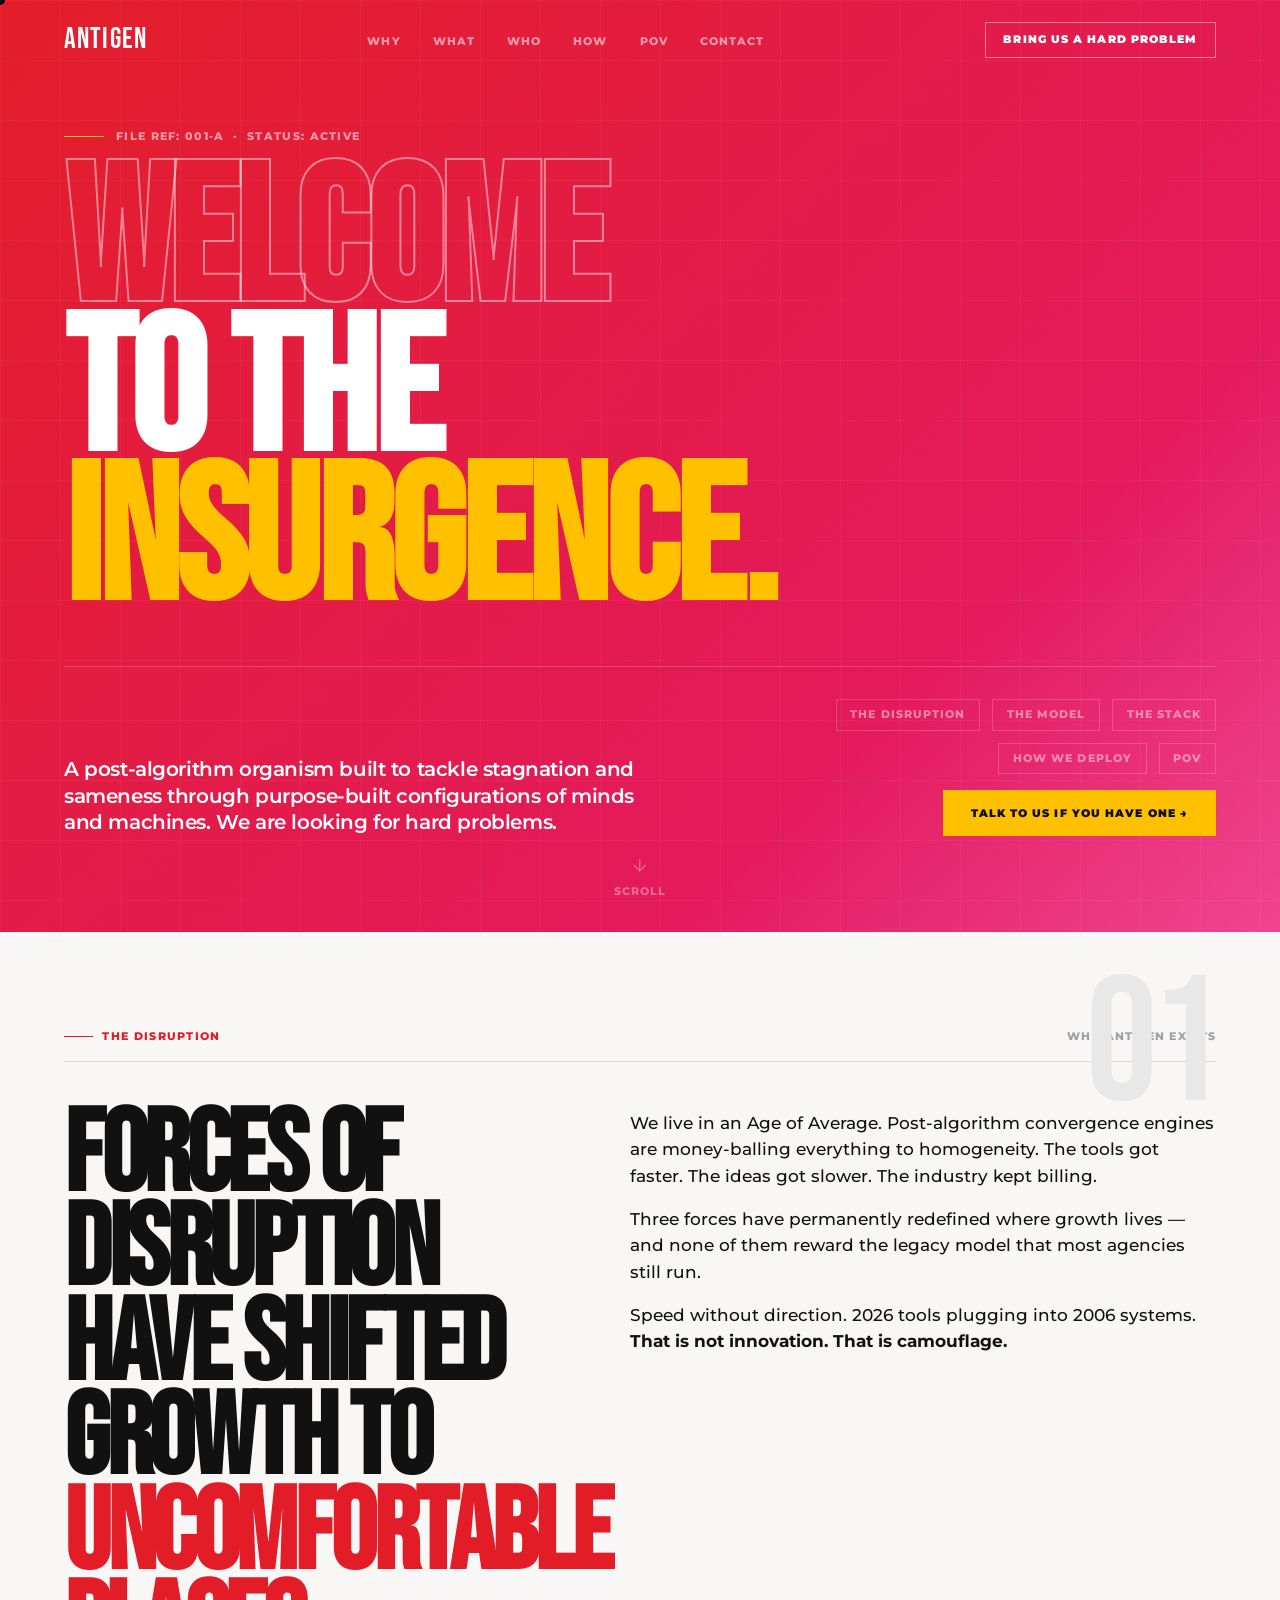
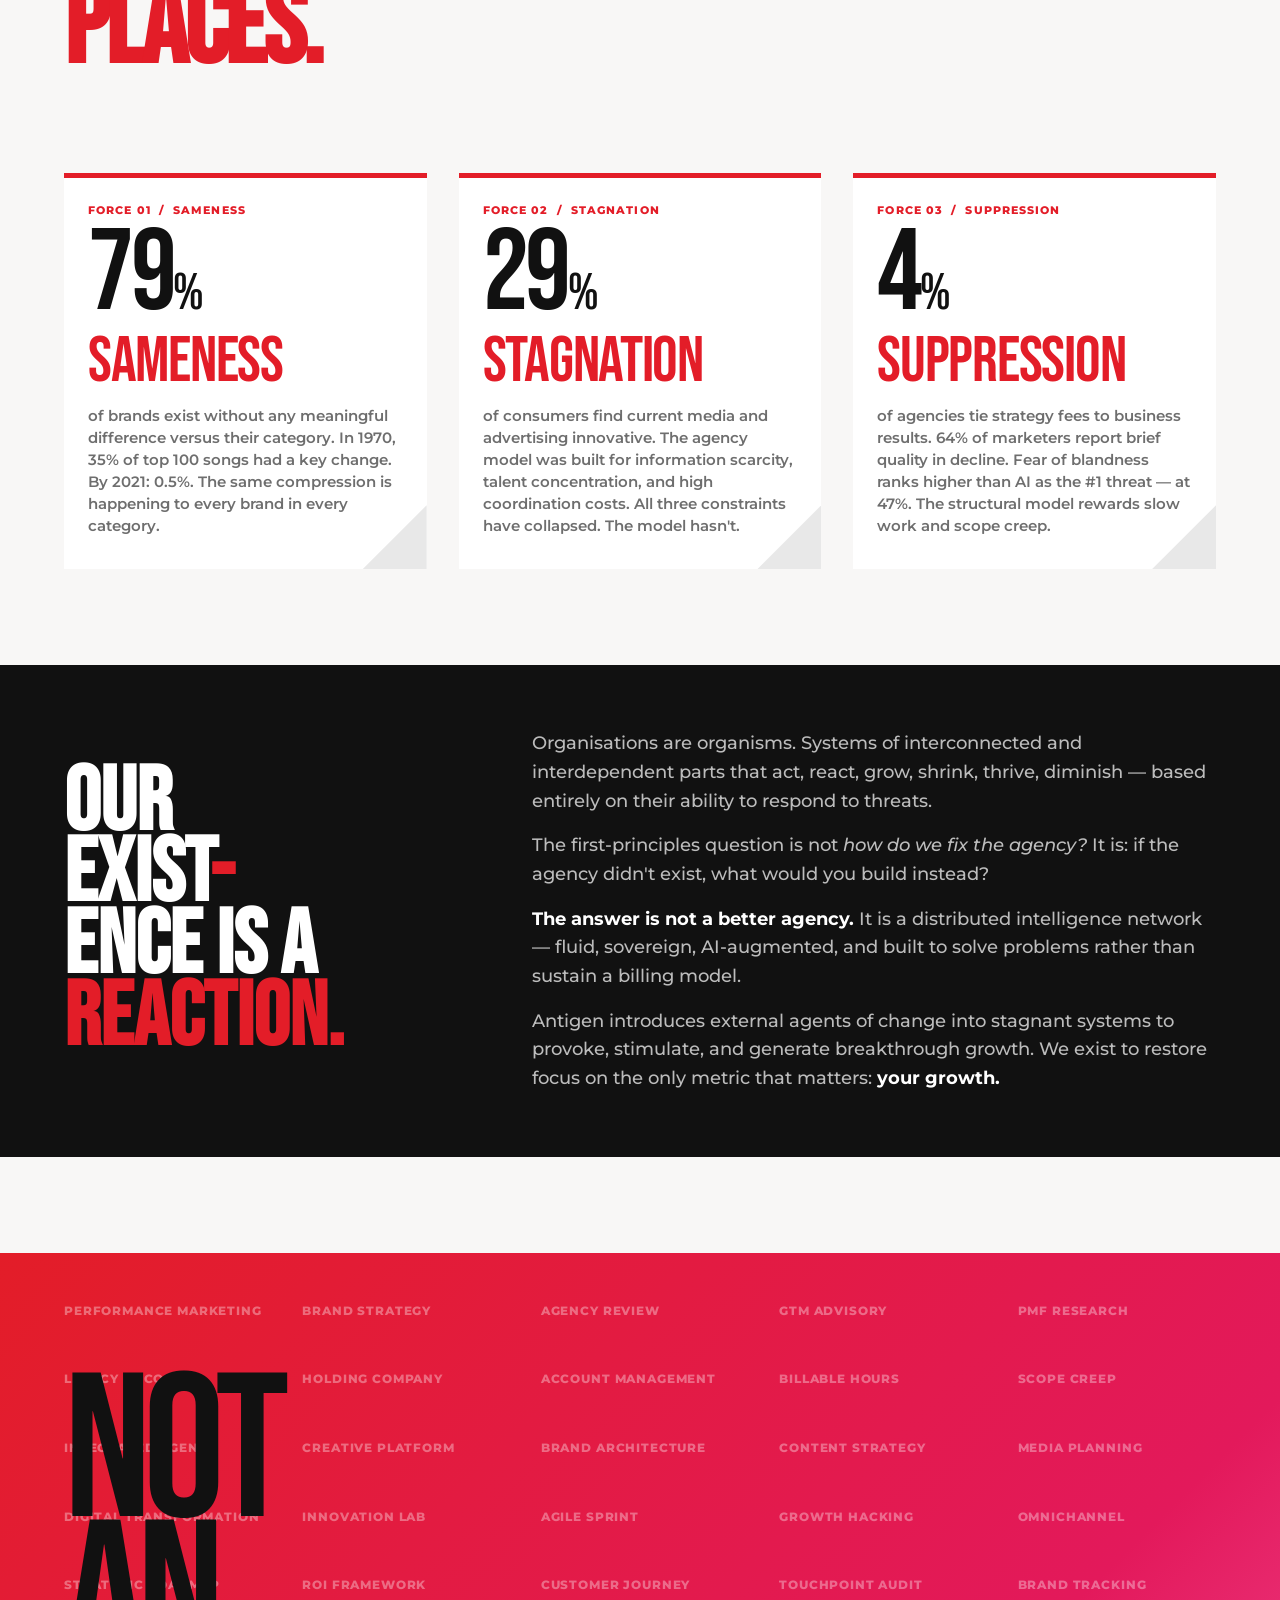
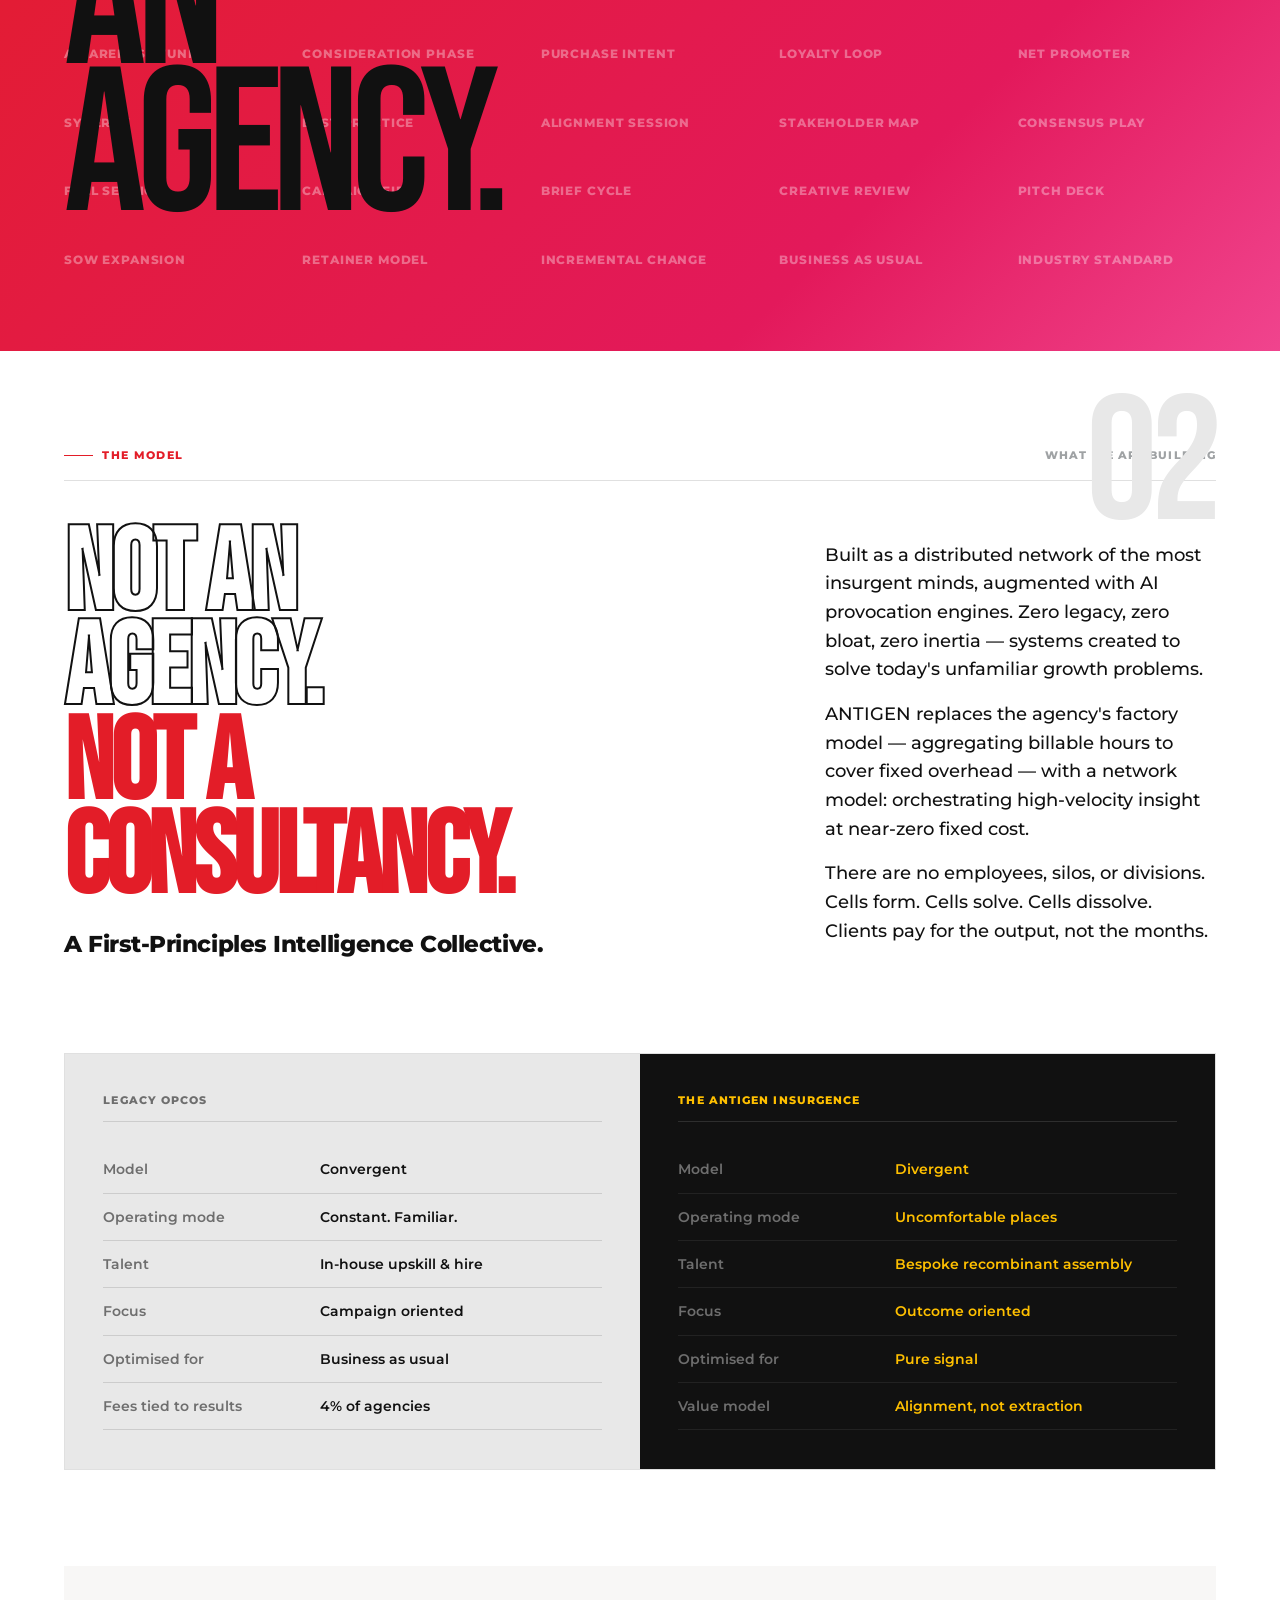
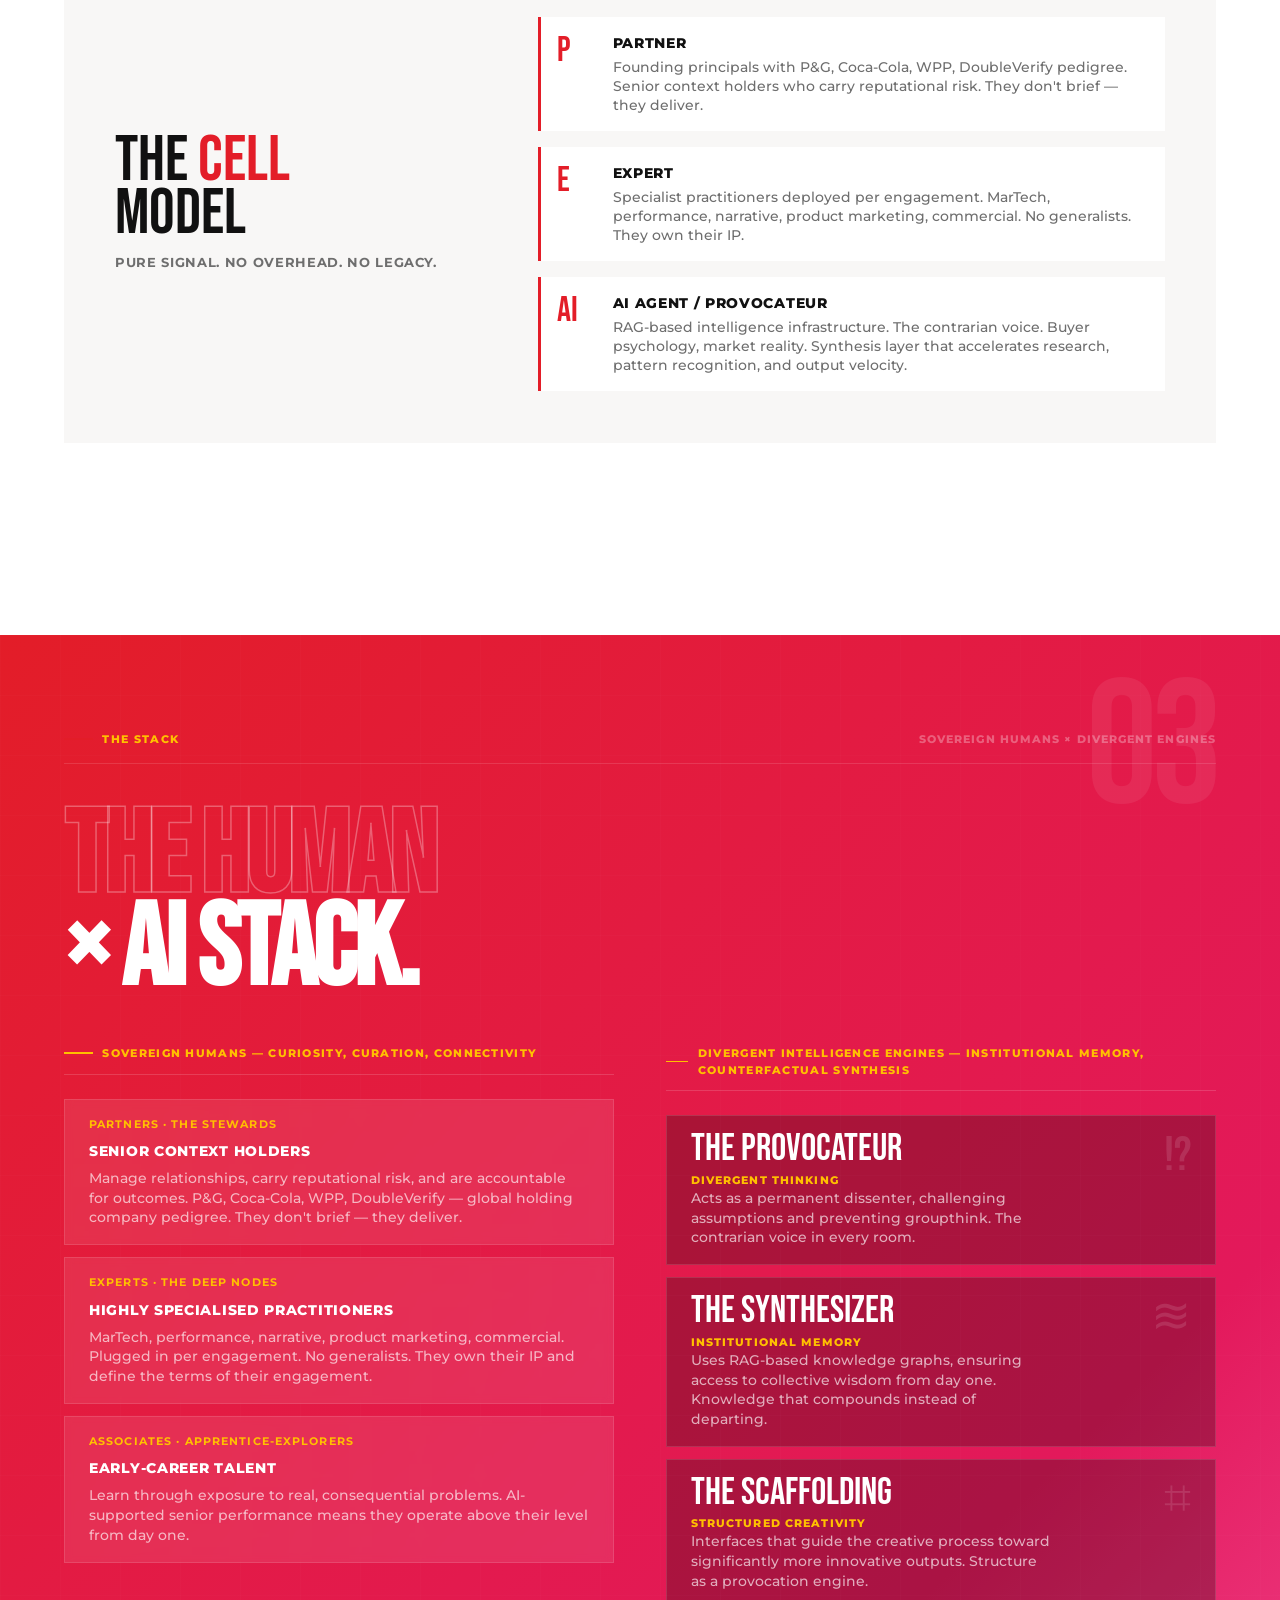
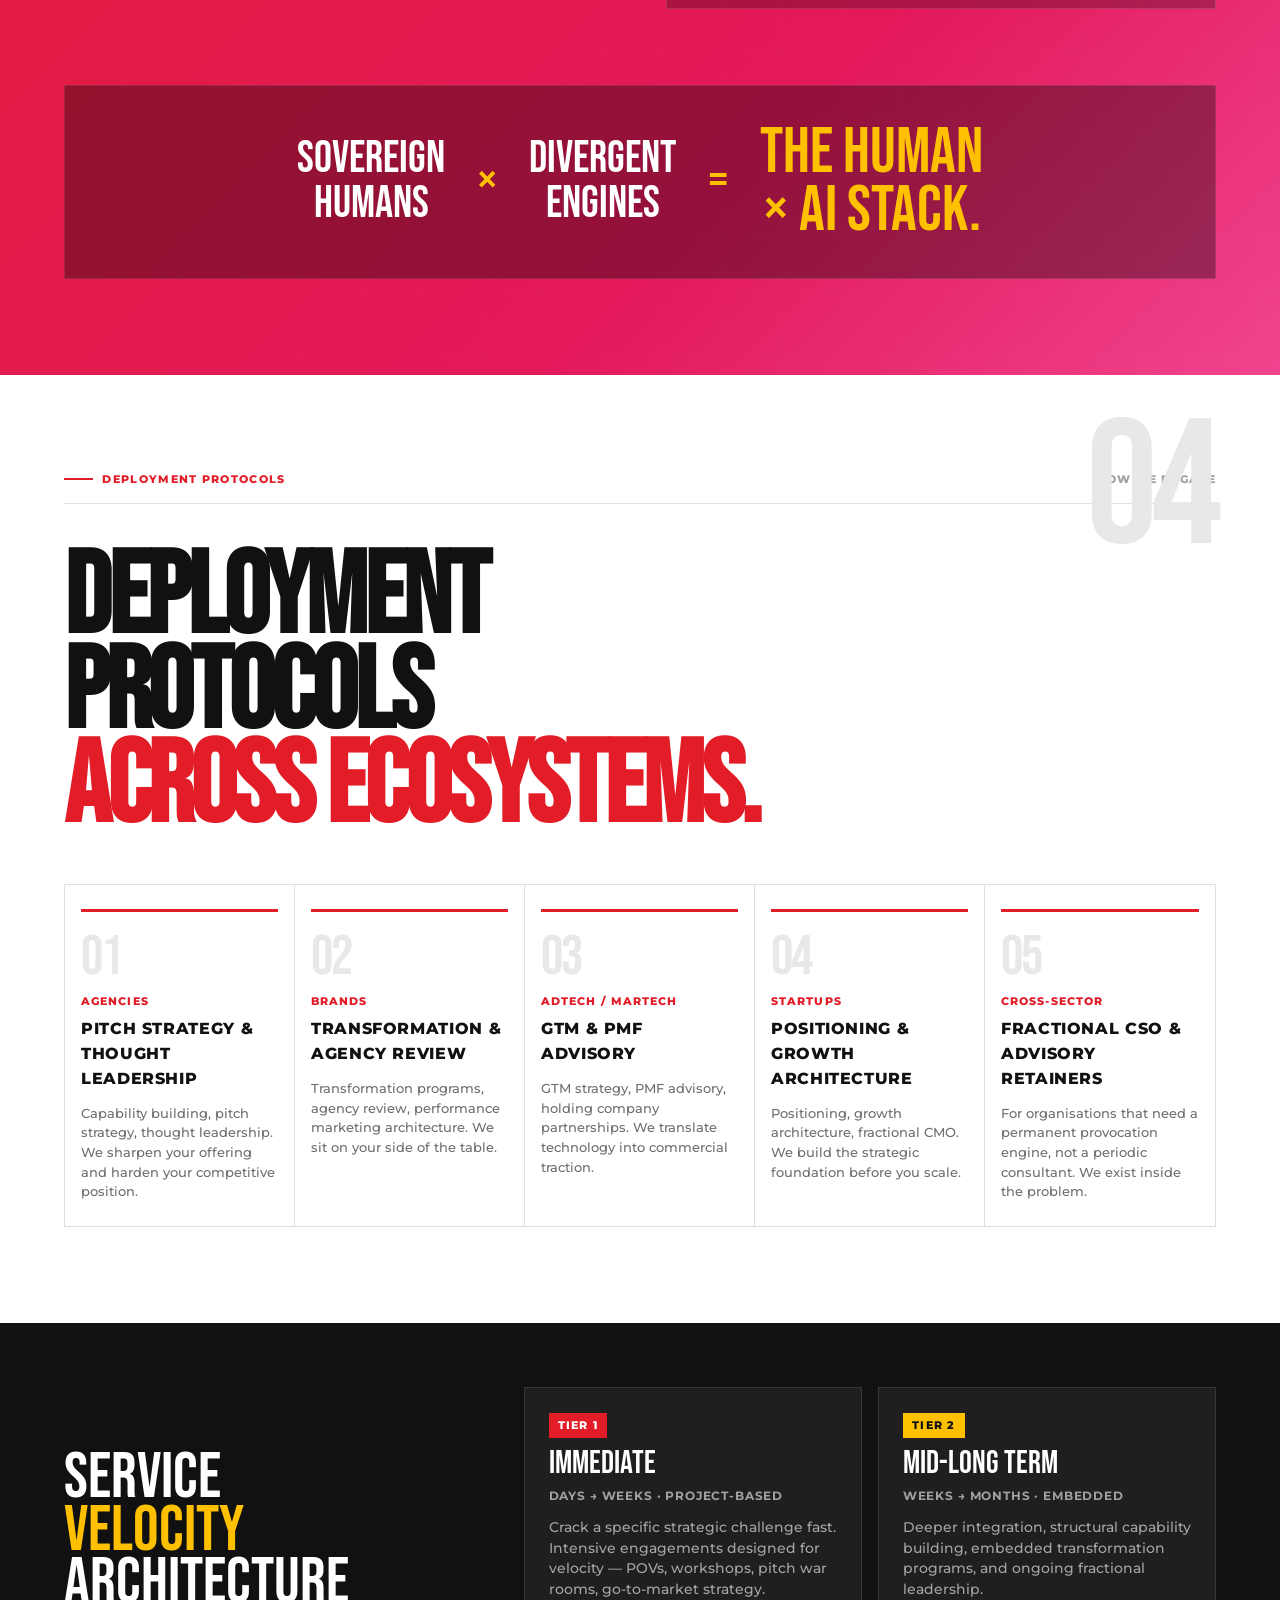
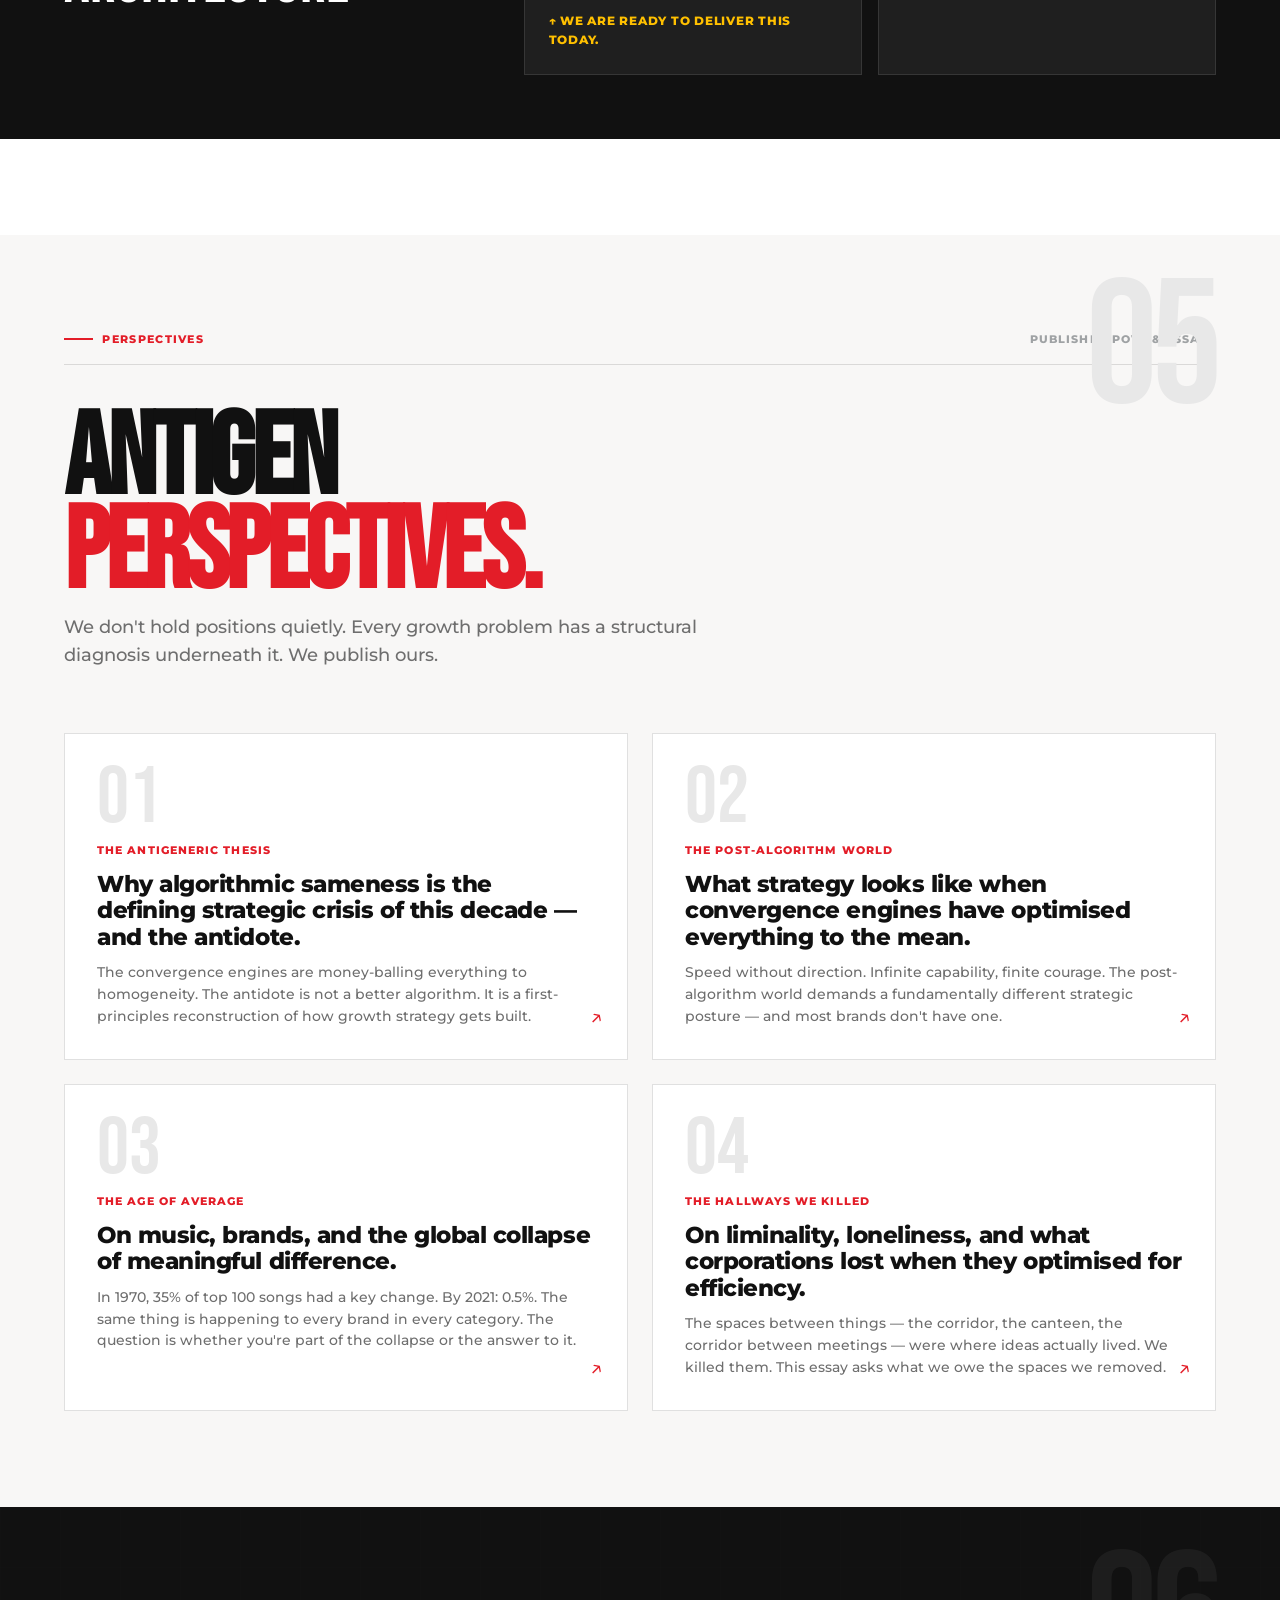
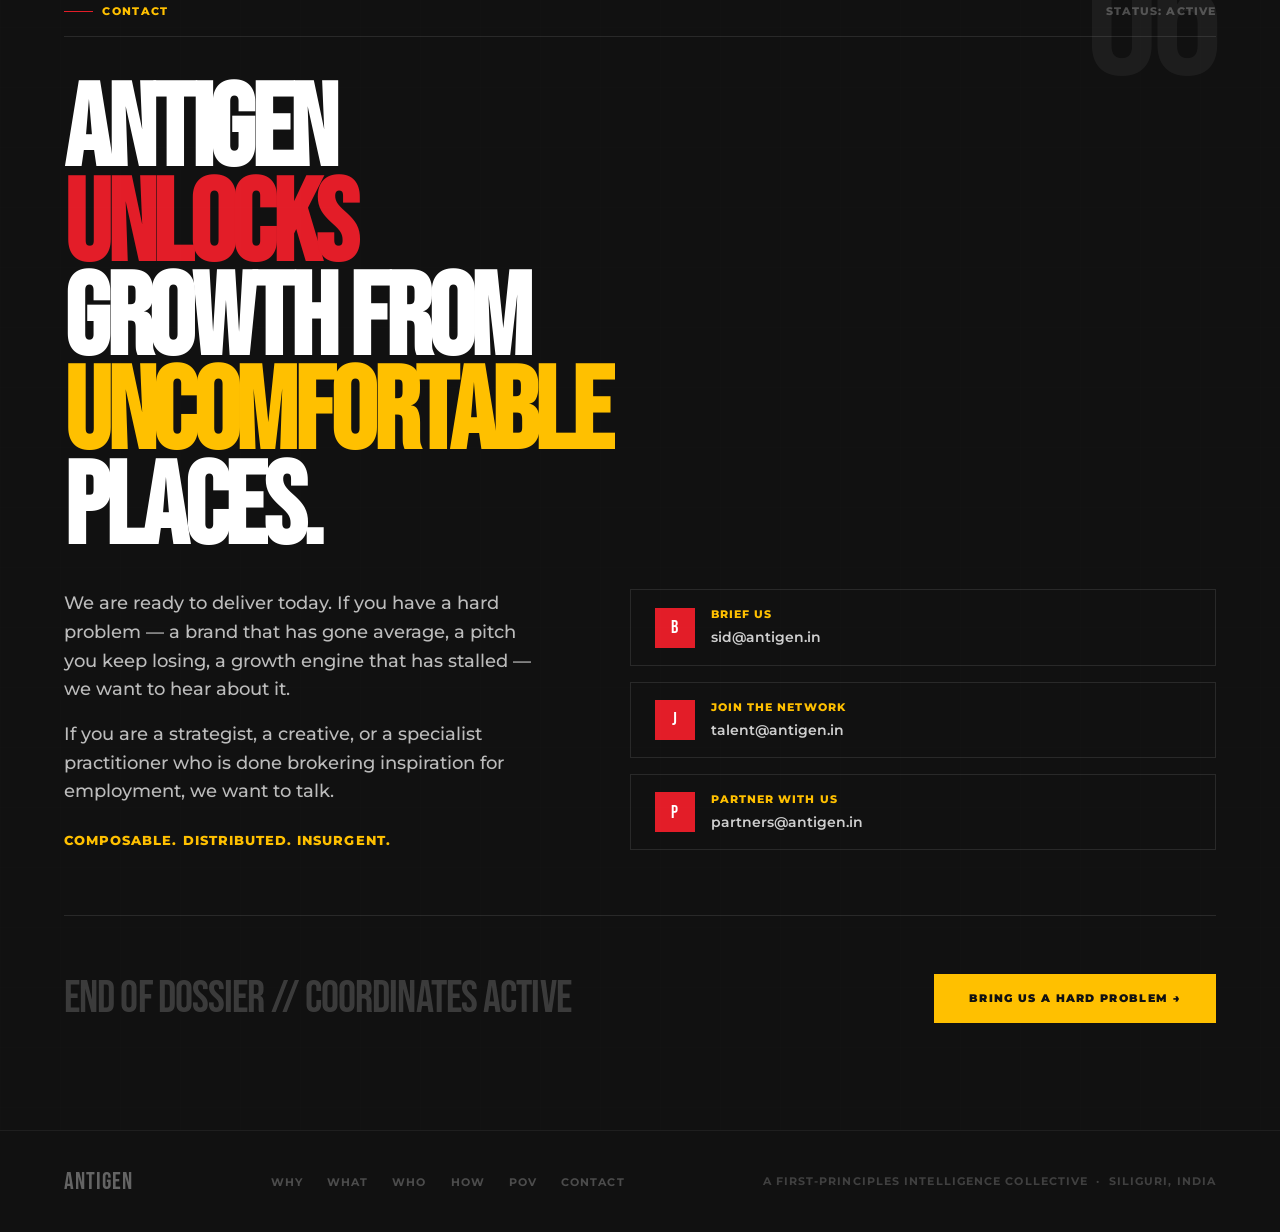
<file: antigen.html>
<!DOCTYPE html>
<html lang="en">
<head>
<meta charset="UTF-8"/>
<meta name="viewport" content="width=device-width, initial-scale=1.0"/>
<title>ANTIGEN — A First-Principles Intelligence Collective</title>
<link rel="preconnect" href="https://fonts.googleapis.com"/>
<link rel="preconnect" href="https://fonts.gstatic.com" crossorigin/>
<link href="https://fonts.googleapis.com/css2?family=Bebas+Neue&family=Montserrat:ital,wght@0,400;0,500;0,600;0,700;0,800;0,900;1,400;1,700&display=swap" rel="stylesheet"/>
<style>
/* ─── ANTIGEN V3 DESIGN SYSTEM ────────────────────────────────────────── */
@import url('https://fonts.googleapis.com/css2?family=Bebas+Neue&family=Montserrat:ital,wght@0,400;0,500;0,600;0,700;0,800;0,900;1,400;1,700&display=swap');

:root {
  --color-red: #e31d28;
  --color-magenta: #e3195b;
  --color-crimson: #b11226;
  --color-black: #111111;
  --color-ink: #1e1c17;
  --color-white: #ffffff;
  --color-paper: #f8f7f6;
  --color-smoke: #e8e8e8;
  --color-grey: #9fa2a4;
  --color-blue: #08a7d8;
  --color-yellow: #ffc000;
  --bg-primary: var(--color-white);
  --bg-paper: var(--color-paper);
  --bg-insurgence: var(--color-red);
  --text-primary: var(--color-black);
  --text-muted: #6e6e6e;
  --text-inverse: var(--color-white);
  --accent-primary: var(--color-red);
  --gradient-insurgence: linear-gradient(135deg, #e31d28 0%, #e3195b 72%, #f0448e 100%);
  --gradient-red-dark: linear-gradient(135deg, #e31d28 0%, #b11226 100%);
  --font-display: 'Bebas Neue', 'Oswald', Impact, 'Arial Narrow', sans-serif;
  --font-sans: 'Montserrat', Arial, sans-serif;
  --type-hero: clamp(5.5rem, 15vw, 16rem);
  --type-display: clamp(3.25rem, 9vw, 9rem);
  --type-title: clamp(2.25rem, 5.5vw, 5.5rem);
  --type-subtitle: clamp(1.4rem, 2.6vw, 2.75rem);
  --type-body: clamp(1rem, 1.1vw, 1.125rem);
  --type-small: .82rem;
  --type-micro: .68rem;
  --space-1:.25rem; --space-2:.5rem; --space-3:.75rem; --space-4:1rem;
  --space-5:1.5rem; --space-6:2rem; --space-7:3rem; --space-8:4rem;
  --space-9:6rem; --space-10:8rem;
  --page-pad: clamp(1.5rem, 5vw, 4.5rem);
  --max-page: 1440px;
  --rule: 1px solid rgba(17,17,17,.13);
  --shadow-hard: 10px 10px 0 rgba(17,17,17,.92);
}

*,*::before,*::after{box-sizing:border-box;margin:0;padding:0;}
html{scroll-behavior:smooth;font-size:16px;}
body{
  background:var(--bg-primary);
  color:var(--text-primary);
  font-family:var(--font-sans);
  font-size:var(--type-body);
  line-height:1.55;
  -webkit-font-smoothing:antialiased;
  overflow-x:hidden;
}
img,svg,video{display:block;max-width:100%;}
a{color:inherit;text-decoration-thickness:.08em;text-underline-offset:.18em;}
::selection{background:var(--color-yellow);color:var(--color-black);}

/* ─── NAV ─────────────────────────────────────────────────────────────── */
.site-nav{
  position:fixed;top:0;left:0;right:0;z-index:100;
  padding:1.1rem var(--page-pad);
  display:flex;align-items:center;justify-content:space-between;
  background:rgba(17,17,17,.0);
  backdrop-filter:blur(0px);
  transition:background .3s,backdrop-filter .3s;
}
.site-nav.scrolled{
  background:rgba(17,17,17,.94);
  backdrop-filter:blur(12px);
}
.nav-logo{
  font-family:var(--font-display);
  font-size:1.8rem;
  letter-spacing:.04em;
  color:var(--color-white);
  text-decoration:none;
}
.nav-links{
  display:flex;gap:var(--space-6);list-style:none;
}
.nav-links a{
  font-size:var(--type-micro);
  font-weight:800;
  letter-spacing:.1em;
  text-transform:uppercase;
  color:rgba(255,255,255,.55);
  text-decoration:none;
  transition:color .2s;
}
.nav-links a:hover,.nav-links a.active{color:var(--color-yellow);}
.nav-cta{
  font-size:var(--type-micro);
  font-weight:900;
  letter-spacing:.1em;
  text-transform:uppercase;
  color:var(--color-white);
  text-decoration:none;
  border:1.5px solid rgba(255,255,255,.45);
  padding:.55rem 1.1rem;
  transition:border-color .2s,color .2s;
}
.nav-cta:hover{border-color:var(--color-yellow);color:var(--color-yellow);}

/* ─── HERO ────────────────────────────────────────────────────────────── */
#home{
  position:relative;
  min-height:100vh;
  background:var(--gradient-insurgence);
  color:var(--color-white);
  overflow:hidden;
  display:grid;
  align-items:end;
  padding:var(--space-10) var(--page-pad) var(--space-9);
}
.hero-noise{
  position:absolute;inset:0;
  background-image:url("data:image/svg+xml,%3Csvg viewBox='0 0 256 256' xmlns='http://www.w3.org/2000/svg'%3E%3Cfilter id='noise'%3E%3CfeTurbulence type='fractalNoise' baseFrequency='0.9' numOctaves='4' stitchTiles='stitch'/%3E%3C/filter%3E%3Crect width='100%25' height='100%25' filter='url(%23noise)' opacity='0.06'/%3E%3C/svg%3E");
  background-size:200px 200px;
  pointer-events:none;
  mix-blend-mode:overlay;
}
.hero-grid-bg{
  position:absolute;inset:0;
  background-image:
    linear-gradient(rgba(255,255,255,.04) 1px, transparent 1px),
    linear-gradient(90deg, rgba(255,255,255,.04) 1px, transparent 1px);
  background-size:60px 60px;
  pointer-events:none;
}
.hero-content{position:relative;z-index:2;max-width:1200px;}
.hero-kicker{
  font-size:var(--type-micro);
  font-weight:800;
  letter-spacing:.12em;
  text-transform:uppercase;
  color:rgba(255,255,255,.55);
  margin-bottom:var(--space-5);
  display:flex;align-items:center;gap:.75rem;
}
.hero-kicker::before{
  content:'';display:block;
  width:2.5rem;height:1.5px;
  background:var(--color-yellow);
}
.hero-headline{
  font-family:var(--font-display);
  font-size:var(--type-hero);
  line-height:.78;
  letter-spacing:-.02em;
  text-transform:uppercase;
  margin-bottom:var(--space-7);
}
.hero-headline .line-outline{
  -webkit-text-stroke:2px rgba(255,255,255,.45);
  color:transparent;
  display:block;
}
.hero-headline .line-solid{display:block;}
.hero-headline .line-yellow{display:block;color:var(--color-yellow);}
.hero-sub{
  display:grid;
  grid-template-columns:minmax(0,5fr) minmax(0,4fr);
  gap:var(--space-8);
  align-items:end;
  padding-top:var(--space-6);
  border-top:1px solid rgba(255,255,255,.18);
}
.hero-sub-copy{
  font-size:clamp(1.05rem,1.6vw,1.55rem);
  font-weight:600;
  line-height:1.3;
  letter-spacing:-.02em;
  max-width:56ch;
}
.hero-sub-right{text-align:right;}
.hero-nav-pills{
  display:flex;justify-content:flex-end;
  gap:.75rem;flex-wrap:wrap;
  margin-bottom:var(--space-4);
}
.hero-nav-pill{
  font-size:var(--type-micro);
  font-weight:800;
  letter-spacing:.1em;
  text-transform:uppercase;
  color:rgba(255,255,255,.45);
  text-decoration:none;
  padding:.4rem .85rem;
  border:1px solid rgba(255,255,255,.18);
  transition:all .2s;
}
.hero-nav-pill:hover{
  color:var(--color-yellow);
  border-color:var(--color-yellow);
}
.hero-cta{
  display:inline-block;
  font-size:var(--type-micro);
  font-weight:900;
  letter-spacing:.1em;
  text-transform:uppercase;
  color:var(--color-black);
  background:var(--color-yellow);
  padding:.9rem 1.75rem;
  text-decoration:none;
  transition:background .2s,color .2s;
}
.hero-cta:hover{background:var(--color-white);}
.hero-scroll-indicator{
  position:absolute;
  bottom:var(--space-6);
  left:50%;transform:translateX(-50%);
  display:flex;flex-direction:column;align-items:center;gap:.5rem;
  color:rgba(255,255,255,.35);
  font-size:var(--type-micro);
  font-weight:800;
  letter-spacing:.1em;
  text-transform:uppercase;
  animation:pulse 2s ease-in-out infinite;
}
.hero-scroll-indicator svg{
  width:20px;height:20px;
  stroke:currentColor;fill:none;stroke-width:1.5;
}
@keyframes pulse{0%,100%{opacity:.35;}50%{opacity:.7;}}

/* ─── SECTION COMMON ─────────────────────────────────────────────────── */
section{position:relative;}
.section-header{
  display:flex;align-items:center;
  justify-content:space-between;
  margin-bottom:var(--space-7);
  padding-bottom:var(--space-4);
  border-bottom:var(--rule);
}
.section-label{
  font-size:var(--type-micro);
  font-weight:800;
  letter-spacing:.12em;
  text-transform:uppercase;
  color:var(--color-red);
  display:flex;align-items:center;gap:.6rem;
}
.section-label::before{
  content:'';display:block;
  width:1.8rem;height:1.5px;
  background:var(--color-red);
}
.section-num{
  font-family:var(--font-display);
  font-size:clamp(6rem,14vw,14rem);
  line-height:.75;
  letter-spacing:-.04em;
  color:var(--color-smoke);
  position:absolute;
  right:var(--page-pad);
  top:var(--space-7);
  pointer-events:none;
  user-select:none;
}

/* ─── WHY SECTION ────────────────────────────────────────────────────── */
#why{
  background:var(--color-paper);
  padding:var(--space-9) var(--page-pad);
  overflow:hidden;
}
.why-intro-grid{
  display:grid;
  grid-template-columns:minmax(0,5fr) minmax(0,6fr);
  gap:clamp(2rem,6vw,7rem);
  align-items:start;
  margin-bottom:var(--space-9);
}
.why-headline{
  font-family:var(--font-display);
  font-size:var(--type-display);
  line-height:.82;
  letter-spacing:-.03em;
  text-transform:uppercase;
  color:var(--color-black);
}
.why-headline em{
  font-style:normal;
  color:var(--color-red);
}
.why-body{
  font-size:clamp(1rem,1.3vw,1.2rem);
  font-weight:500;
  line-height:1.6;
  color:var(--color-black);
}
.why-body p+p{margin-top:var(--space-4);}

/* Force cards */
.forces-grid{
  display:grid;
  grid-template-columns:repeat(3,minmax(0,1fr));
  gap:clamp(1.25rem,2.5vw,2.5rem);
  margin-bottom:var(--space-9);
}
.force-card{
  background:var(--color-white);
  border-top:5px solid var(--color-red);
  padding:var(--space-5) var(--space-5) var(--space-6);
  position:relative;overflow:hidden;
}
.force-card::after{
  content:'';
  position:absolute;bottom:0;right:0;
  width:4rem;height:4rem;
  background:var(--color-smoke);
  clip-path:polygon(100% 0,100% 100%,0 100%);
}
.force-kicker{
  font-size:var(--type-micro);
  font-weight:800;
  letter-spacing:.1em;
  text-transform:uppercase;
  color:var(--color-red);
  margin-bottom:var(--space-3);
}
.force-stat{
  font-family:var(--font-display);
  font-size:clamp(4.5rem,9vw,9rem);
  line-height:.78;
  letter-spacing:-.03em;
  color:var(--color-black);
  margin-bottom:var(--space-4);
}
.force-title{
  font-family:var(--font-display);
  font-size:clamp(2.5rem,5vw,5rem);
  line-height:.82;
  letter-spacing:-.02em;
  text-transform:uppercase;
  color:var(--color-red);
  margin-bottom:var(--space-4);
}
.force-body{
  font-size:.92rem;
  font-weight:600;
  line-height:1.5;
  color:var(--text-muted);
  max-width:36ch;
}

/* Thesis block */
.thesis-block{
  display:grid;
  grid-template-columns:minmax(0,4fr) minmax(0,7fr);
  gap:clamp(2rem,6vw,7rem);
  align-items:center;
  background:var(--color-black);
  padding:clamp(2.5rem,5vw,5rem) var(--page-pad);
  margin:0 calc(var(--page-pad)*-1);
}
.thesis-label{
  font-family:var(--font-display);
  font-size:clamp(3rem,7vw,7.5rem);
  line-height:.8;
  text-transform:uppercase;
  color:var(--color-white);
}
.thesis-label span{color:var(--color-red);}
.thesis-copy{
  font-size:clamp(1rem,1.4vw,1.3rem);
  font-weight:500;
  line-height:1.6;
  color:rgba(255,255,255,.72);
}
.thesis-copy p+p{margin-top:var(--space-4);}
.thesis-copy strong{color:var(--color-white);font-weight:700;}

/* ─── WHAT SECTION ───────────────────────────────────────────────────── */
#what{
  background:var(--color-white);
  padding:var(--space-9) var(--page-pad);
  overflow:hidden;
}
.what-opener{
  display:grid;
  grid-template-columns:minmax(0,7fr) minmax(0,4fr);
  gap:clamp(2rem,6vw,7rem);
  align-items:start;
  margin-bottom:var(--space-9);
}
.what-headline{
  font-family:var(--font-display);
  font-size:var(--type-display);
  line-height:.82;
  letter-spacing:-.03em;
  text-transform:uppercase;
}
.what-headline .stroke{
  -webkit-text-stroke:2px var(--color-black);
  color:transparent;
  display:block;
}
.what-headline .fill{
  color:var(--color-red);
  display:block;
}
.what-intro-copy{
  font-size:clamp(1rem,1.4vw,1.3rem);
  font-weight:500;
  line-height:1.6;
  margin-top:var(--space-3);
}
.what-intro-copy p+p{margin-top:var(--space-4);}

/* Comparison strip */
.comparison-strip{
  display:grid;
  grid-template-columns:repeat(2,minmax(0,1fr));
  gap:0;
  margin-bottom:var(--space-9);
  border:var(--rule);
}
.comparison-col{padding:clamp(1.5rem,3vw,3rem);}
.comparison-col.is-legacy{background:var(--color-smoke);}
.comparison-col.is-antigen{
  background:var(--color-black);
  color:var(--color-white);
}
.comparison-header{
  font-size:var(--type-micro);
  font-weight:800;
  letter-spacing:.1em;
  text-transform:uppercase;
  margin-bottom:var(--space-5);
  padding-bottom:var(--space-3);
  border-bottom:1px solid rgba(255,255,255,.12);
}
.is-legacy .comparison-header{
  border-bottom:var(--rule);
  color:var(--text-muted);
}
.is-antigen .comparison-header{color:var(--color-yellow);}
.comparison-row{
  display:grid;
  grid-template-columns:minmax(0,5fr) minmax(0,7fr);
  gap:var(--space-4);
  padding:var(--space-3) 0;
  border-bottom:1px solid rgba(255,255,255,.07);
  font-size:.9rem;
  font-weight:600;
}
.is-legacy .comparison-row{border-bottom:var(--rule);}
.comparison-row .label{color:var(--text-muted);}
.is-antigen .comparison-row .value{color:var(--color-yellow);}
.is-legacy .comparison-row .value{color:var(--color-black);}

/* Cell model */
.cell-model{
  background:var(--color-paper);
  padding:clamp(2rem,4vw,4rem);
  margin-bottom:var(--space-9);
  display:grid;
  grid-template-columns:minmax(0,4fr) minmax(0,7fr);
  gap:clamp(2rem,5vw,5rem);
  align-items:center;
}
.cell-label{
  font-family:var(--font-display);
  font-size:clamp(2.5rem,5vw,5.5rem);
  line-height:.82;
  text-transform:uppercase;
}
.cell-label span{color:var(--color-red);}
.cell-sub{
  font-size:var(--type-small);
  font-weight:700;
  letter-spacing:.05em;
  color:var(--text-muted);
  text-transform:uppercase;
  margin-top:var(--space-3);
}
.cell-items{display:flex;flex-direction:column;gap:var(--space-4);}
.cell-item{
  display:grid;
  grid-template-columns:2.5rem 1fr;
  gap:var(--space-4);
  align-items:start;
  padding:var(--space-4);
  background:var(--color-white);
  border-left:3px solid var(--color-red);
}
.cell-item-num{
  font-family:var(--font-display);
  font-size:2.2rem;
  line-height:1;
  color:var(--color-red);
}
.cell-item-title{
  font-weight:800;
  text-transform:uppercase;
  letter-spacing:.05em;
  font-size:.85rem;
  margin-bottom:.25rem;
}
.cell-item-desc{
  font-size:.85rem;
  font-weight:500;
  color:var(--text-muted);
  line-height:1.4;
}

/* ─── WHO SECTION ─────────────────────────────────────────────────────── */
#who{
  background:var(--gradient-insurgence);
  color:var(--color-white);
  padding:var(--space-9) var(--page-pad);
  overflow:hidden;
  position:relative;
}
#who .hero-grid-bg{opacity:.4;}
.who-stack-headline{
  font-family:var(--font-display);
  font-size:var(--type-display);
  line-height:.8;
  letter-spacing:-.03em;
  text-transform:uppercase;
  margin-bottom:var(--space-7);
}
.who-stack-headline .ghost{
  -webkit-text-stroke:1.5px rgba(255,255,255,.3);
  color:transparent;
  display:block;
}
.who-stack-headline .solid{display:block;}

/* Human side */
.who-grid{
  display:grid;
  grid-template-columns:minmax(0,1fr) minmax(0,1fr);
  gap:clamp(1.5rem,4vw,5rem);
  margin-bottom:var(--space-8);
}
.who-col-header{
  font-size:var(--type-micro);
  font-weight:800;
  letter-spacing:.12em;
  text-transform:uppercase;
  color:var(--color-yellow);
  margin-bottom:var(--space-5);
  padding-bottom:var(--space-3);
  border-bottom:1px solid rgba(255,255,255,.15);
  display:flex;align-items:center;gap:.6rem;
}
.who-col-header::before{
  content:'';display:block;
  width:1.8rem;height:1.5px;
  background:var(--color-yellow);
}
.who-role-cards{display:flex;flex-direction:column;gap:var(--space-3);}
.who-role-card{
  background:rgba(255,255,255,.09);
  border:1px solid rgba(255,255,255,.12);
  padding:var(--space-4) var(--space-5);
  backdrop-filter:blur(4px);
}
.who-role-card:hover{background:rgba(255,255,255,.15);transition:background .2s;}
.who-role-name{
  font-weight:800;
  text-transform:uppercase;
  letter-spacing:.05em;
  font-size:.88rem;
  margin-bottom:.4rem;
}
.who-role-tag{
  font-size:.7rem;
  font-weight:700;
  letter-spacing:.1em;
  text-transform:uppercase;
  color:var(--color-yellow);
  margin-bottom:.5rem;
}
.who-role-desc{
  font-size:.85rem;
  font-weight:500;
  color:rgba(255,255,255,.65);
  line-height:1.45;
}

/* AI engines */
.who-engine{
  background:rgba(0,0,0,.25);
  border:1px solid rgba(255,255,255,.12);
  padding:var(--space-4) var(--space-5);
  margin-bottom:var(--space-3);
  display:grid;
  grid-template-columns:1fr auto;
  gap:var(--space-4);
  align-items:start;
}
.who-engine-name{
  font-family:var(--font-display);
  font-size:clamp(1.8rem,3vw,2.8rem);
  line-height:.9;
  text-transform:uppercase;
}
.who-engine-sub{
  font-size:.7rem;
  font-weight:800;
  letter-spacing:.1em;
  text-transform:uppercase;
  color:var(--color-yellow);
  margin-top:.3rem;
}
.who-engine-desc{
  font-size:.85rem;
  font-weight:500;
  color:rgba(255,255,255,.65);
  line-height:1.45;
  max-width:40ch;
}
.who-engine-icon{
  font-family:var(--font-display);
  font-size:3rem;
  line-height:1;
  color:rgba(255,255,255,.12);
}

/* Stack equation */
.who-equation{
  background:rgba(0,0,0,.35);
  border:1px solid rgba(255,255,255,.1);
  padding:clamp(1.5rem,3vw,3rem);
  display:flex;
  align-items:center;
  justify-content:center;
  gap:var(--space-6);
  flex-wrap:wrap;
  text-align:center;
}
.eq-part{
  font-family:var(--font-display);
  font-size:clamp(1.5rem,3.5vw,3.5rem);
  text-transform:uppercase;
  line-height:1;
}
.eq-op{
  font-size:clamp(2rem,4vw,4rem);
  color:var(--color-yellow);
  font-family:var(--font-display);
}
.eq-result{
  font-family:var(--font-display);
  font-size:clamp(2rem,5vw,5rem);
  color:var(--color-yellow);
  text-transform:uppercase;
  line-height:.9;
}

/* ─── HOW SECTION ─────────────────────────────────────────────────────── */
#how{
  background:var(--color-white);
  padding:var(--space-9) var(--page-pad);
  overflow:hidden;
}
.how-headline{
  font-family:var(--font-display);
  font-size:var(--type-display);
  line-height:.82;
  text-transform:uppercase;
  letter-spacing:-.03em;
  max-width:900px;
  margin-bottom:var(--space-7);
}
.ecosystem-grid{
  display:grid;
  grid-template-columns:repeat(5,minmax(0,1fr));
  gap:0;
  border:var(--rule);
  margin-bottom:var(--space-9);
}
.ecosystem-card{
  padding:var(--space-5) var(--space-4);
  border-right:var(--rule);
  position:relative;overflow:hidden;
  transition:background .2s;
}
.ecosystem-card:last-child{border-right:0;}
.ecosystem-card:hover{background:var(--color-black);}
.ecosystem-card:hover .eco-title,
.ecosystem-card:hover .eco-kicker,
.ecosystem-card:hover .eco-desc{color:var(--color-white);}
.ecosystem-card:hover .eco-num{color:rgba(255,255,255,.08);}
.ecosystem-card:hover .eco-bar{background:var(--color-yellow);}
.eco-bar{
  height:3px;
  background:var(--color-red);
  margin-bottom:var(--space-5);
  transition:background .2s;
}
.eco-num{
  font-family:var(--font-display);
  font-size:3.5rem;
  line-height:.8;
  letter-spacing:-.03em;
  color:var(--color-smoke);
  margin-bottom:var(--space-3);
  transition:color .2s;
}
.eco-kicker{
  font-size:var(--type-micro);
  font-weight:800;
  letter-spacing:.1em;
  text-transform:uppercase;
  color:var(--color-red);
  margin-bottom:var(--space-2);
  transition:color .2s;
}
.eco-title{
  font-weight:800;
  font-size:1rem;
  text-transform:uppercase;
  letter-spacing:.04em;
  margin-bottom:var(--space-3);
  transition:color .2s;
}
.eco-desc{
  font-size:.82rem;
  font-weight:500;
  color:var(--text-muted);
  line-height:1.5;
  transition:color .2s;
}

/* Service velocity */
.velocity-section{
  background:var(--color-black);
  padding:clamp(2.5rem,5vw,5rem);
  margin:0 calc(var(--page-pad)*-1);
  display:grid;
  grid-template-columns:minmax(0,4fr) minmax(0,7fr);
  gap:clamp(2rem,5vw,5rem);
  align-items:center;
}
.velocity-label{
  font-family:var(--font-display);
  font-size:clamp(2.5rem,5vw,5.5rem);
  text-transform:uppercase;
  line-height:.82;
  color:var(--color-white);
}
.velocity-label em{font-style:normal;color:var(--color-yellow);}
.velocity-tiers{
  display:grid;
  grid-template-columns:1fr 1fr;
  gap:var(--space-4);
}
.velocity-tier{
  background:rgba(255,255,255,.06);
  border:1px solid rgba(255,255,255,.1);
  padding:var(--space-5);
}
.tier-badge{
  font-size:var(--type-micro);
  font-weight:800;
  letter-spacing:.1em;
  text-transform:uppercase;
  background:var(--color-red);
  color:var(--color-white);
  display:inline-block;
  padding:.25rem .6rem;
  margin-bottom:var(--space-3);
}
.tier-badge.yellow{background:var(--color-yellow);color:var(--color-black);}
.tier-title{
  font-family:var(--font-display);
  font-size:2rem;
  text-transform:uppercase;
  line-height:.9;
  color:var(--color-white);
  margin-bottom:var(--space-2);
}
.tier-time{
  font-size:.75rem;
  font-weight:700;
  letter-spacing:.07em;
  text-transform:uppercase;
  color:var(--color-grey);
  margin-bottom:var(--space-3);
}
.tier-desc{
  font-size:.85rem;
  font-weight:500;
  color:rgba(255,255,255,.6);
  line-height:1.5;
}
.tier-ready{
  margin-top:var(--space-3);
  font-size:.78rem;
  font-weight:800;
  color:var(--color-yellow);
  text-transform:uppercase;
  letter-spacing:.06em;
}

/* ─── POV SECTION ─────────────────────────────────────────────────────── */
#pov{
  background:var(--color-paper);
  padding:var(--space-9) var(--page-pad);
  overflow:hidden;
}
.pov-headline{
  font-family:var(--font-display);
  font-size:var(--type-display);
  line-height:.82;
  text-transform:uppercase;
  letter-spacing:-.03em;
  margin-bottom:var(--space-3);
}
.pov-sub{
  font-size:clamp(1rem,1.4vw,1.3rem);
  font-weight:500;
  color:var(--text-muted);
  margin-bottom:var(--space-8);
  max-width:60ch;
}
.pov-grid{
  display:grid;
  grid-template-columns:repeat(2,minmax(0,1fr));
  gap:var(--space-5);
}
.pov-card{
  background:var(--color-white);
  border:var(--rule);
  padding:var(--space-6);
  position:relative;
  transition:border-color .2s,transform .2s;
  text-decoration:none;
  color:inherit;
  display:block;
}
.pov-card:hover{
  border-color:var(--color-red);
  transform:translateY(-3px);
}
.pov-card-num{
  font-family:var(--font-display);
  font-size:5rem;
  line-height:.8;
  color:var(--color-smoke);
  margin-bottom:var(--space-3);
}
.pov-card-kicker{
  font-size:var(--type-micro);
  font-weight:800;
  letter-spacing:.1em;
  text-transform:uppercase;
  color:var(--color-red);
  margin-bottom:var(--space-3);
}
.pov-card-title{
  font-weight:800;
  font-size:clamp(1.1rem,1.8vw,1.6rem);
  line-height:1.15;
  letter-spacing:-.02em;
  margin-bottom:var(--space-3);
}
.pov-card-desc{
  font-size:.9rem;
  font-weight:500;
  color:var(--text-muted);
  line-height:1.5;
}
.pov-card-arrow{
  position:absolute;bottom:var(--space-5);right:var(--space-5);
  font-size:1.5rem;
  color:var(--color-red);
  transition:transform .2s;
}
.pov-card:hover .pov-card-arrow{transform:translate(4px,-4px);}

/* ─── CONTACT SECTION ────────────────────────────────────────────────── */
#contact{
  background:var(--color-black);
  color:var(--color-white);
  padding:var(--space-9) var(--page-pad);
  overflow:hidden;
  position:relative;
}
#contact .hero-grid-bg{opacity:.15;}
.contact-headline{
  font-family:var(--font-display);
  font-size:var(--type-display);
  line-height:.82;
  text-transform:uppercase;
  letter-spacing:-.03em;
  margin-bottom:var(--space-6);
}
.contact-headline .red{color:var(--color-red);}
.contact-headline .yellow{color:var(--color-yellow);}
.contact-grid{
  display:grid;
  grid-template-columns:minmax(0,5fr) minmax(0,6fr);
  gap:clamp(2rem,6vw,7rem);
  align-items:start;
  margin-bottom:var(--space-8);
}
.contact-copy{
  font-size:clamp(1rem,1.4vw,1.3rem);
  font-weight:500;
  line-height:1.6;
  color:rgba(255,255,255,.72);
}
.contact-copy p+p{margin-top:var(--space-4);}
.contact-channels{display:flex;flex-direction:column;gap:var(--space-4);}
.contact-channel{
  display:grid;
  grid-template-columns:auto 1fr;
  gap:var(--space-4);
  padding:var(--space-4) var(--space-5);
  border:1px solid rgba(255,255,255,.1);
  align-items:center;
  text-decoration:none;
  color:inherit;
  transition:border-color .2s,background .2s;
}
.contact-channel:hover{
  border-color:var(--color-yellow);
  background:rgba(255,192,0,.07);
}
.channel-icon{
  width:2.5rem;height:2.5rem;
  background:var(--color-red);
  display:flex;align-items:center;justify-content:center;
  font-family:var(--font-display);
  font-size:1.1rem;
  flex-shrink:0;
}
.channel-label{
  font-size:var(--type-micro);
  font-weight:800;
  letter-spacing:.1em;
  text-transform:uppercase;
  color:var(--color-yellow);
  margin-bottom:.2rem;
}
.channel-value{
  font-size:.9rem;
  font-weight:600;
  color:rgba(255,255,255,.8);
}

/* Closing statement */
.closing-bar{
  border-top:1px solid rgba(255,255,255,.1);
  padding-top:var(--space-7);
  display:flex;
  align-items:center;
  justify-content:space-between;
  gap:var(--space-6);
  flex-wrap:wrap;
}
.closing-tagline{
  font-family:var(--font-display);
  font-size:clamp(1.5rem,3.5vw,3.5rem);
  text-transform:uppercase;
  letter-spacing:-.02em;
  color:rgba(255,255,255,.18);
}
.closing-cta{
  display:inline-block;
  font-size:var(--type-micro);
  font-weight:900;
  letter-spacing:.12em;
  text-transform:uppercase;
  color:var(--color-black);
  background:var(--color-yellow);
  padding:1rem 2.2rem;
  text-decoration:none;
  flex-shrink:0;
  transition:background .2s;
}
.closing-cta:hover{background:var(--color-white);}

/* ─── WORD WALL ──────────────────────────────────────────────────────── */
.word-wall-section{
  position:relative;
  background:var(--gradient-insurgence);
  padding:var(--space-10) var(--page-pad);
  overflow:hidden;
}
.word-wall-bg{
  position:absolute;inset:0;
  display:grid;
  grid-template-columns:repeat(5,1fr);
  gap:1rem 2.5rem;
  padding:var(--space-7) var(--page-pad);
  opacity:.35;
  font-size:.75rem;
  font-weight:800;
  text-transform:uppercase;
  letter-spacing:.07em;
  color:var(--color-white);
  pointer-events:none;
  line-height:1.6;
  overflow:hidden;
}
.word-wall-claim{
  position:relative;
  z-index:2;
  font-family:var(--font-display);
  font-size:clamp(5rem,16vw,17rem);
  line-height:.72;
  letter-spacing:-.045em;
  text-transform:uppercase;
  color:var(--color-black);
  max-width:1200px;
}

/* ─── FOOTER ─────────────────────────────────────────────────────────── */
.site-footer{
  background:var(--color-black);
  padding:var(--space-6) var(--page-pad);
  display:flex;
  align-items:center;
  justify-content:space-between;
  border-top:1px solid rgba(255,255,255,.06);
  flex-wrap:wrap;
  gap:var(--space-4);
}
.footer-logo{
  font-family:var(--font-display);
  font-size:1.5rem;
  color:rgba(255,255,255,.35);
  letter-spacing:.04em;
}
.footer-meta{
  font-size:.68rem;
  font-weight:700;
  letter-spacing:.1em;
  text-transform:uppercase;
  color:rgba(255,255,255,.2);
}
.footer-nav{
  display:flex;gap:var(--space-5);
  list-style:none;
}
.footer-nav a{
  font-size:.68rem;
  font-weight:700;
  letter-spacing:.1em;
  text-transform:uppercase;
  color:rgba(255,255,255,.25);
  text-decoration:none;
  transition:color .2s;
}
.footer-nav a:hover{color:var(--color-yellow);}

/* ─── SCROLL ANIMATIONS ──────────────────────────────────────────────── */
.reveal{
  opacity:0;
  transform:translateY(24px);
  transition:opacity .7s ease,transform .7s ease;
}
.reveal.visible{opacity:1;transform:none;}
.reveal-left{
  opacity:0;
  transform:translateX(-24px);
  transition:opacity .7s ease,transform .7s ease;
}
.reveal-left.visible{opacity:1;transform:none;}

/* Stagger children */
.stagger > *{
  opacity:0;transform:translateY(18px);
  transition:opacity .6s ease,transform .6s ease;
}
.stagger.visible > *:nth-child(1){opacity:1;transform:none;transition-delay:.05s;}
.stagger.visible > *:nth-child(2){opacity:1;transform:none;transition-delay:.15s;}
.stagger.visible > *:nth-child(3){opacity:1;transform:none;transition-delay:.25s;}
.stagger.visible > *:nth-child(4){opacity:1;transform:none;transition-delay:.35s;}
.stagger.visible > *:nth-child(5){opacity:1;transform:none;transition-delay:.45s;}

/* ─── RESPONSIVE ─────────────────────────────────────────────────────── */
@media(max-width:1024px){
  .ecosystem-grid{grid-template-columns:repeat(3,1fr);}
  .ecosystem-card:nth-child(4){border-top:var(--rule);}
  .ecosystem-card:nth-child(5){border-top:var(--rule);}
}
@media(max-width:900px){
  .hero-sub{grid-template-columns:1fr;}
  .hero-sub-right{text-align:left;}
  .hero-nav-pills{justify-content:flex-start;}
  .why-intro-grid{grid-template-columns:1fr;}
  .forces-grid{grid-template-columns:1fr;}
  .thesis-block{grid-template-columns:1fr;}
  .what-opener{grid-template-columns:1fr;}
  .comparison-strip{grid-template-columns:1fr;}
  .cell-model{grid-template-columns:1fr;}
  .who-grid{grid-template-columns:1fr;}
  .velocity-section{grid-template-columns:1fr;}
  .velocity-tiers{grid-template-columns:1fr;}
  .ecosystem-grid{grid-template-columns:repeat(2,1fr);}
  .contact-grid{grid-template-columns:1fr;}
  .pov-grid{grid-template-columns:1fr;}
  .closing-bar{flex-direction:column;align-items:flex-start;}
  .nav-links{display:none;}
}
@media(max-width:560px){
  :root{--page-pad:1.25rem;}
  .ecosystem-grid{grid-template-columns:1fr;}
  .word-wall-claim{font-size:clamp(4rem,22vw,8rem);}
}

/* ─── CURSOR ACCENT ──────────────────────────────────────────────────── */
@media(pointer:fine){
  body{cursor:none;}
  .cursor{
    width:10px;height:10px;
    background:var(--color-red);
    border-radius:50%;
    position:fixed;top:0;left:0;
    pointer-events:none;
    z-index:9999;
    transform:translate(-50%,-50%);
    transition:transform .08s,width .2s,height .2s,background .2s;
    mix-blend-mode:difference;
  }
  a:hover~.cursor,.cursor.hovering{
    width:28px;height:28px;
    background:var(--color-yellow);
  }
}
</style>
</head>
<body>

<!-- Custom cursor -->
<div class="cursor" id="cursor"></div>

<!-- ─── NAV ─────────────────────────────────────────────────────────── -->
<nav class="site-nav" id="site-nav">
  <a class="nav-logo" href="#home">ANTIGEN</a>
  <ul class="nav-links">
    <li><a href="#why">Why</a></li>
    <li><a href="#what">What</a></li>
    <li><a href="#who">Who</a></li>
    <li><a href="#how">How</a></li>
    <li><a href="#pov">POV</a></li>
    <li><a href="#contact">Contact</a></li>
  </ul>
  <a class="nav-cta" href="#contact">Bring us a hard problem</a>
</nav>

<!-- ═══════════════════════════════════════════════════════════════════ -->
<!--  HOME                                                              -->
<!-- ═══════════════════════════════════════════════════════════════════ -->
<section id="home">
  <div class="hero-noise"></div>
  <div class="hero-grid-bg"></div>

  <div class="hero-content">
    <p class="hero-kicker">FILE REF: 001-A &nbsp;·&nbsp; STATUS: ACTIVE</p>

    <h1 class="hero-headline">
      <span class="line-outline">WELCOME</span>
      <span class="line-solid">TO THE</span>
      <span class="line-yellow">INSURGENCE.</span>
    </h1>

    <div class="hero-sub">
      <p class="hero-sub-copy">
        A post-algorithm organism built to tackle stagnation and sameness through purpose-built configurations of minds and machines. We are looking for hard problems.
      </p>
      <div class="hero-sub-right">
        <div class="hero-nav-pills">
          <a class="hero-nav-pill" href="#why">The Disruption</a>
          <a class="hero-nav-pill" href="#what">The Model</a>
          <a class="hero-nav-pill" href="#who">The Stack</a>
          <a class="hero-nav-pill" href="#how">How We Deploy</a>
          <a class="hero-nav-pill" href="#pov">POV</a>
        </div>
        <a class="hero-cta" href="#contact">Talk to us if you have one →</a>
      </div>
    </div>
  </div>

  <div class="hero-scroll-indicator">
    <svg viewBox="0 0 24 24"><path d="M12 5v14M5 12l7 7 7-7"/></svg>
    <span>Scroll</span>
  </div>
</section>

<!-- ═══════════════════════════════════════════════════════════════════ -->
<!--  WHY                                                               -->
<!-- ═══════════════════════════════════════════════════════════════════ -->
<section id="why">
  <div class="section-num" aria-hidden="true">01</div>

  <div class="section-header">
    <span class="section-label">The Disruption</span>
    <span style="font-size:var(--type-micro);font-weight:800;letter-spacing:.1em;text-transform:uppercase;color:var(--color-grey);">Why ANTIGEN exists</span>
  </div>

  <div class="why-intro-grid reveal">
    <div>
      <h2 class="why-headline">Forces of disruption have shifted growth to <em>uncomfortable places.</em></h2>
    </div>
    <div class="why-body">
      <p>We live in an Age of Average. Post-algorithm convergence engines are money-balling everything to homogeneity. The tools got faster. The ideas got slower. The industry kept billing.</p>
      <p>Three forces have permanently redefined where growth lives — and none of them reward the legacy model that most agencies still run.</p>
      <p>Speed without direction. 2026 tools plugging into 2006 systems. <strong>That is not innovation. That is camouflage.</strong></p>
    </div>
  </div>

  <!-- Force cards -->
  <div class="forces-grid stagger">
    <div class="force-card">
      <p class="force-kicker">Force 01 &nbsp;/&nbsp; Sameness</p>
      <p class="force-stat">79<span style="font-size:.45em">%</span></p>
      <p class="force-title">SAMENESS</p>
      <p class="force-body">of brands exist without any meaningful difference versus their category. In 1970, 35% of top 100 songs had a key change. By 2021: 0.5%. The same compression is happening to every brand in every category.</p>
    </div>
    <div class="force-card">
      <p class="force-kicker">Force 02 &nbsp;/&nbsp; Stagnation</p>
      <p class="force-stat">29<span style="font-size:.45em">%</span></p>
      <p class="force-title">STAGNATION</p>
      <p class="force-body">of consumers find current media and advertising innovative. The agency model was built for information scarcity, talent concentration, and high coordination costs. All three constraints have collapsed. The model hasn't.</p>
    </div>
    <div class="force-card">
      <p class="force-kicker">Force 03 &nbsp;/&nbsp; Suppression</p>
      <p class="force-stat">4<span style="font-size:.45em">%</span></p>
      <p class="force-title">SUPPRESSION</p>
      <p class="force-body">of agencies tie strategy fees to business results. 64% of marketers report brief quality in decline. Fear of blandness ranks higher than AI as the #1 threat — at 47%. The structural model rewards slow work and scope creep.</p>
    </div>
  </div>

  <!-- Thesis block -->
  <div class="thesis-block reveal">
    <div>
      <h3 class="thesis-label">OUR<br/>EXIST<span>-</span><br/>ENCE IS A<br/><span>REACTION.</span></h3>
    </div>
    <div class="thesis-copy">
      <p>Organisations are organisms. Systems of interconnected and interdependent parts that act, react, grow, shrink, thrive, diminish — based entirely on their ability to respond to threats.</p>
      <p>The first-principles question is not <em>how do we fix the agency?</em> It is: if the agency didn't exist, what would you build instead?</p>
      <p><strong>The answer is not a better agency.</strong> It is a distributed intelligence network — fluid, sovereign, AI-augmented, and built to solve problems rather than sustain a billing model.</p>
      <p>Antigen introduces external agents of change into stagnant systems to provoke, stimulate, and generate breakthrough growth. We exist to restore focus on the only metric that matters: <strong>your growth.</strong></p>
    </div>
  </div>
</section>

<!-- ─── WORD WALL DIVIDER ──────────────────────────────────────────── -->
<div class="word-wall-section">
  <div class="word-wall-bg" aria-hidden="true">
    <span>Performance Marketing</span><span>Brand Strategy</span><span>Agency Review</span><span>GTM Advisory</span><span>PMF Research</span>
    <span>Legacy OpCo</span><span>Holding Company</span><span>Account Management</span><span>Billable Hours</span><span>Scope Creep</span>
    <span>Integrated Agency</span><span>Creative Platform</span><span>Brand Architecture</span><span>Content Strategy</span><span>Media Planning</span>
    <span>Digital Transformation</span><span>Innovation Lab</span><span>Agile Sprint</span><span>Growth Hacking</span><span>Omnichannel</span>
    <span>Strategic Roadmap</span><span>ROI Framework</span><span>Customer Journey</span><span>Touchpoint Audit</span><span>Brand Tracking</span>
    <span>Awareness Funnel</span><span>Consideration Phase</span><span>Purchase Intent</span><span>Loyalty Loop</span><span>Net Promoter</span>
    <span>Synergy</span><span>Best Practice</span><span>Alignment Session</span><span>Stakeholder Map</span><span>Consensus Play</span>
    <span>Full Service</span><span>Campaign First</span><span>Brief Cycle</span><span>Creative Review</span><span>Pitch Deck</span>
    <span>SOW Expansion</span><span>Retainer Model</span><span>Incremental Change</span><span>Business As Usual</span><span>Industry Standard</span>
  </div>
  <p class="word-wall-claim">NOT<br/>AN<br/>AGENCY.</p>
</div>

<!-- ═══════════════════════════════════════════════════════════════════ -->
<!--  WHAT                                                              -->
<!-- ═══════════════════════════════════════════════════════════════════ -->
<section id="what">
  <div class="section-num" aria-hidden="true">02</div>

  <div class="section-header">
    <span class="section-label">The Model</span>
    <span style="font-size:var(--type-micro);font-weight:800;letter-spacing:.1em;text-transform:uppercase;color:var(--color-grey);">What we are building</span>
  </div>

  <div class="what-opener reveal">
    <div>
      <h2 class="what-headline">
        <span class="stroke">NOT AN</span>
        <span class="stroke">AGENCY.</span>
        <span class="fill">NOT A</span>
        <span class="fill">CONSULTANCY.</span>
      </h2>
      <p style="margin-top:var(--space-5);font-size:clamp(1.1rem,1.8vw,1.75rem);font-weight:800;letter-spacing:-.02em;line-height:1.15;">A First-Principles Intelligence Collective.</p>
    </div>
    <div class="what-intro-copy">
      <p>Built as a distributed network of the most insurgent minds, augmented with AI provocation engines. Zero legacy, zero bloat, zero inertia — systems created to solve today's unfamiliar growth problems.</p>
      <p>ANTIGEN replaces the agency's factory model — aggregating billable hours to cover fixed overhead — with a network model: orchestrating high-velocity insight at near-zero fixed cost.</p>
      <p>There are no employees, silos, or divisions. Cells form. Cells solve. Cells dissolve. Clients pay for the output, not the months.</p>
    </div>
  </div>

  <!-- Comparison -->
  <div class="comparison-strip reveal">
    <div class="comparison-col is-legacy">
      <p class="comparison-header">Legacy OpCos</p>
      <div class="comparison-row"><span class="label">Model</span><span class="value">Convergent</span></div>
      <div class="comparison-row"><span class="label">Operating mode</span><span class="value">Constant. Familiar.</span></div>
      <div class="comparison-row"><span class="label">Talent</span><span class="value">In-house upskill &amp; hire</span></div>
      <div class="comparison-row"><span class="label">Focus</span><span class="value">Campaign oriented</span></div>
      <div class="comparison-row"><span class="label">Optimised for</span><span class="value">Business as usual</span></div>
      <div class="comparison-row"><span class="label">Fees tied to results</span><span class="value">4% of agencies</span></div>
    </div>
    <div class="comparison-col is-antigen">
      <p class="comparison-header">The Antigen Insurgence</p>
      <div class="comparison-row"><span class="label">Model</span><span class="value">Divergent</span></div>
      <div class="comparison-row"><span class="label">Operating mode</span><span class="value">Uncomfortable places</span></div>
      <div class="comparison-row"><span class="label">Talent</span><span class="value">Bespoke recombinant assembly</span></div>
      <div class="comparison-row"><span class="label">Focus</span><span class="value">Outcome oriented</span></div>
      <div class="comparison-row"><span class="label">Optimised for</span><span class="value">Pure signal</span></div>
      <div class="comparison-row"><span class="label">Value model</span><span class="value">Alignment, not extraction</span></div>
    </div>
  </div>

  <!-- Cell model -->
  <div class="cell-model reveal">
    <div>
      <p class="cell-label">THE <span>CELL</span><br/>MODEL</p>
      <p class="cell-sub">Pure signal. No overhead. No legacy.</p>
    </div>
    <div class="cell-items stagger">
      <div class="cell-item">
        <span class="cell-item-num">P</span>
        <div>
          <p class="cell-item-title">Partner</p>
          <p class="cell-item-desc">Founding principals with P&amp;G, Coca-Cola, WPP, DoubleVerify pedigree. Senior context holders who carry reputational risk. They don't brief — they deliver.</p>
        </div>
      </div>
      <div class="cell-item">
        <span class="cell-item-num">E</span>
        <div>
          <p class="cell-item-title">Expert</p>
          <p class="cell-item-desc">Specialist practitioners deployed per engagement. MarTech, performance, narrative, product marketing, commercial. No generalists. They own their IP.</p>
        </div>
      </div>
      <div class="cell-item">
        <span class="cell-item-num">AI</span>
        <div>
          <p class="cell-item-title">AI Agent / Provocateur</p>
          <p class="cell-item-desc">RAG-based intelligence infrastructure. The contrarian voice. Buyer psychology, market reality. Synthesis layer that accelerates research, pattern recognition, and output velocity.</p>
        </div>
      </div>
    </div>
  </div>
</section>

<!-- ═══════════════════════════════════════════════════════════════════ -->
<!--  WHO                                                               -->
<!-- ═══════════════════════════════════════════════════════════════════ -->
<section id="who">
  <div class="hero-grid-bg" aria-hidden="true"></div>
  <div class="section-num" style="color:rgba(255,255,255,.07);" aria-hidden="true">03</div>

  <div class="section-header" style="border-bottom-color:rgba(255,255,255,.12);">
    <span class="section-label" style="color:var(--color-yellow);">The Stack</span>
    <span style="font-size:var(--type-micro);font-weight:800;letter-spacing:.1em;text-transform:uppercase;color:rgba(255,255,255,.3);">Sovereign Humans × Divergent Engines</span>
  </div>

  <h2 class="who-stack-headline reveal">
    <span class="ghost">THE HUMAN</span>
    <span class="solid">× AI STACK.</span>
  </h2>

  <div class="who-grid">
    <!-- Sovereign Humans -->
    <div class="reveal-left">
      <p class="who-col-header">Sovereign Humans — Curiosity, Curation, Connectivity</p>
      <div class="who-role-cards stagger">
        <div class="who-role-card">
          <p class="who-role-tag">Partners · The Stewards</p>
          <p class="who-role-name">Senior Context Holders</p>
          <p class="who-role-desc">Manage relationships, carry reputational risk, and are accountable for outcomes. P&amp;G, Coca-Cola, WPP, DoubleVerify — global holding company pedigree. They don't brief — they deliver.</p>
        </div>
        <div class="who-role-card">
          <p class="who-role-tag">Experts · The Deep Nodes</p>
          <p class="who-role-name">Highly Specialised Practitioners</p>
          <p class="who-role-desc">MarTech, performance, narrative, product marketing, commercial. Plugged in per engagement. No generalists. They own their IP and define the terms of their engagement.</p>
        </div>
        <div class="who-role-card">
          <p class="who-role-tag">Associates · Apprentice-Explorers</p>
          <p class="who-role-name">Early-Career Talent</p>
          <p class="who-role-desc">Learn through exposure to real, consequential problems. AI-supported senior performance means they operate above their level from day one.</p>
        </div>
      </div>
    </div>

    <!-- Divergent Engines -->
    <div class="reveal">
      <p class="who-col-header">Divergent Intelligence Engines — Institutional Memory, Counterfactual Synthesis</p>
      <div class="who-engine">
        <div>
          <p class="who-engine-name">The Provocateur</p>
          <p class="who-engine-sub">Divergent Thinking</p>
          <p class="who-engine-desc">Acts as a permanent dissenter, challenging assumptions and preventing groupthink. The contrarian voice in every room.</p>
        </div>
        <p class="who-engine-icon">!?</p>
      </div>
      <div class="who-engine">
        <div>
          <p class="who-engine-name">The Synthesizer</p>
          <p class="who-engine-sub">Institutional Memory</p>
          <p class="who-engine-desc">Uses RAG-based knowledge graphs, ensuring access to collective wisdom from day one. Knowledge that compounds instead of departing.</p>
        </div>
        <p class="who-engine-icon">≋</p>
      </div>
      <div class="who-engine">
        <div>
          <p class="who-engine-name">The Scaffolding</p>
          <p class="who-engine-sub">Structured Creativity</p>
          <p class="who-engine-desc">Interfaces that guide the creative process toward significantly more innovative outputs. Structure as a provocation engine.</p>
        </div>
        <p class="who-engine-icon">⌗</p>
      </div>
    </div>
  </div>

  <!-- Equation -->
  <div class="who-equation reveal">
    <div class="eq-part">Sovereign<br/>Humans</div>
    <div class="eq-op">×</div>
    <div class="eq-part">Divergent<br/>Engines</div>
    <div class="eq-op">=</div>
    <div class="eq-result">The Human<br/>× AI Stack.</div>
  </div>
</section>

<!-- ═══════════════════════════════════════════════════════════════════ -->
<!--  HOW                                                               -->
<!-- ═══════════════════════════════════════════════════════════════════ -->
<section id="how">
  <div class="section-num" aria-hidden="true">04</div>

  <div class="section-header">
    <span class="section-label">Deployment Protocols</span>
    <span style="font-size:var(--type-micro);font-weight:800;letter-spacing:.1em;text-transform:uppercase;color:var(--color-grey);">How we engage</span>
  </div>

  <h2 class="how-headline reveal">DEPLOYMENT<br/>PROTOCOLS<br/><span style="color:var(--color-red);">ACROSS ECOSYSTEMS.</span></h2>

  <!-- Ecosystem grid -->
  <div class="ecosystem-grid stagger">
    <div class="ecosystem-card">
      <div class="eco-bar"></div>
      <p class="eco-num">01</p>
      <p class="eco-kicker">Agencies</p>
      <p class="eco-title">Pitch Strategy &amp; Thought Leadership</p>
      <p class="eco-desc">Capability building, pitch strategy, thought leadership. We sharpen your offering and harden your competitive position.</p>
    </div>
    <div class="ecosystem-card">
      <div class="eco-bar"></div>
      <p class="eco-num">02</p>
      <p class="eco-kicker">Brands</p>
      <p class="eco-title">Transformation &amp; Agency Review</p>
      <p class="eco-desc">Transformation programs, agency review, performance marketing architecture. We sit on your side of the table.</p>
    </div>
    <div class="ecosystem-card">
      <div class="eco-bar"></div>
      <p class="eco-num">03</p>
      <p class="eco-kicker">AdTech / MarTech</p>
      <p class="eco-title">GTM &amp; PMF Advisory</p>
      <p class="eco-desc">GTM strategy, PMF advisory, holding company partnerships. We translate technology into commercial traction.</p>
    </div>
    <div class="ecosystem-card">
      <div class="eco-bar"></div>
      <p class="eco-num">04</p>
      <p class="eco-kicker">Startups</p>
      <p class="eco-title">Positioning &amp; Growth Architecture</p>
      <p class="eco-desc">Positioning, growth architecture, fractional CMO. We build the strategic foundation before you scale.</p>
    </div>
    <div class="ecosystem-card">
      <div class="eco-bar"></div>
      <p class="eco-num">05</p>
      <p class="eco-kicker">Cross-Sector</p>
      <p class="eco-title">Fractional CSO &amp; Advisory Retainers</p>
      <p class="eco-desc">For organisations that need a permanent provocation engine, not a periodic consultant. We exist inside the problem.</p>
    </div>
  </div>

  <!-- Service velocity -->
  <div class="velocity-section reveal">
    <div>
      <p class="velocity-label">SERVICE<br/><em>VELOCITY</em><br/>ARCHITECTURE</p>
    </div>
    <div class="velocity-tiers stagger">
      <div class="velocity-tier">
        <span class="tier-badge">Tier 1</span>
        <p class="tier-title">IMMEDIATE</p>
        <p class="tier-time">Days → Weeks · Project-Based</p>
        <p class="tier-desc">Crack a specific strategic challenge fast. Intensive engagements designed for velocity — POVs, workshops, pitch war rooms, go-to-market strategy.</p>
        <p class="tier-ready">↑ We are ready to deliver this today.</p>
      </div>
      <div class="velocity-tier">
        <span class="tier-badge yellow">Tier 2</span>
        <p class="tier-title">MID-LONG TERM</p>
        <p class="tier-time">Weeks → Months · Embedded</p>
        <p class="tier-desc">Deeper integration, structural capability building, embedded transformation programs, and ongoing fractional leadership.</p>
      </div>
    </div>
  </div>
</section>

<!-- ═══════════════════════════════════════════════════════════════════ -->
<!--  POV                                                               -->
<!-- ═══════════════════════════════════════════════════════════════════ -->
<section id="pov">
  <div class="section-num" aria-hidden="true">05</div>

  <div class="section-header">
    <span class="section-label">Perspectives</span>
    <span style="font-size:var(--type-micro);font-weight:800;letter-spacing:.1em;text-transform:uppercase;color:var(--color-grey);">Published POVs &amp; essays</span>
  </div>

  <h2 class="pov-headline reveal">ANTIGEN<br/><span style="color:var(--color-red);">PERSPECTIVES.</span></h2>
  <p class="pov-sub reveal">We don't hold positions quietly. Every growth problem has a structural diagnosis underneath it. We publish ours.</p>

  <div class="pov-grid stagger">
    <a class="pov-card" href="https://sidht.com" target="_blank" rel="noopener">
      <p class="pov-card-num">01</p>
      <p class="pov-card-kicker">The ANTIGENERIC Thesis</p>
      <p class="pov-card-title">Why algorithmic sameness is the defining strategic crisis of this decade — and the antidote.</p>
      <p class="pov-card-desc">The convergence engines are money-balling everything to homogeneity. The antidote is not a better algorithm. It is a first-principles reconstruction of how growth strategy gets built.</p>
      <span class="pov-card-arrow">↗</span>
    </a>
    <a class="pov-card" href="https://sidht.com" target="_blank" rel="noopener">
      <p class="pov-card-num">02</p>
      <p class="pov-card-kicker">The Post-Algorithm World</p>
      <p class="pov-card-title">What strategy looks like when convergence engines have optimised everything to the mean.</p>
      <p class="pov-card-desc">Speed without direction. Infinite capability, finite courage. The post-algorithm world demands a fundamentally different strategic posture — and most brands don't have one.</p>
      <span class="pov-card-arrow">↗</span>
    </a>
    <a class="pov-card" href="https://sidht.com" target="_blank" rel="noopener">
      <p class="pov-card-num">03</p>
      <p class="pov-card-kicker">The Age of Average</p>
      <p class="pov-card-title">On music, brands, and the global collapse of meaningful difference.</p>
      <p class="pov-card-desc">In 1970, 35% of top 100 songs had a key change. By 2021: 0.5%. The same thing is happening to every brand in every category. The question is whether you're part of the collapse or the answer to it.</p>
      <span class="pov-card-arrow">↗</span>
    </a>
    <a class="pov-card" href="https://sidht.com" target="_blank" rel="noopener">
      <p class="pov-card-num">04</p>
      <p class="pov-card-kicker">The Hallways We Killed</p>
      <p class="pov-card-title">On liminality, loneliness, and what corporations lost when they optimised for efficiency.</p>
      <p class="pov-card-desc">The spaces between things — the corridor, the canteen, the corridor between meetings — were where ideas actually lived. We killed them. This essay asks what we owe the spaces we removed.</p>
      <span class="pov-card-arrow">↗</span>
    </a>
  </div>
</section>

<!-- ═══════════════════════════════════════════════════════════════════ -->
<!--  CONTACT                                                           -->
<!-- ═══════════════════════════════════════════════════════════════════ -->
<section id="contact">
  <div class="hero-grid-bg" aria-hidden="true"></div>
  <div class="section-num" style="color:rgba(255,255,255,.05);" aria-hidden="true">06</div>

  <div class="section-header" style="border-bottom-color:rgba(255,255,255,.1);">
    <span class="section-label" style="color:var(--color-yellow);">Contact</span>
    <span style="font-size:var(--type-micro);font-weight:800;letter-spacing:.1em;text-transform:uppercase;color:rgba(255,255,255,.25);">Status: Active</span>
  </div>

  <h2 class="contact-headline reveal">
    ANTIGEN<br/><span class="red">UNLOCKS</span><br/>GROWTH FROM<br/><span class="yellow">UNCOMFORTABLE</span><br/>PLACES.
  </h2>

  <div class="contact-grid reveal">
    <div class="contact-copy">
      <p>We are ready to deliver today. If you have a hard problem — a brand that has gone average, a pitch you keep losing, a growth engine that has stalled — we want to hear about it.</p>
      <p>If you are a strategist, a creative, or a specialist practitioner who is done brokering inspiration for employment, we want to talk.</p>
      <p style="font-size:var(--type-small);font-weight:800;text-transform:uppercase;letter-spacing:.08em;color:var(--color-yellow);margin-top:var(--space-5);">Composable. Distributed. Insurgent.</p>
    </div>
    <div class="contact-channels">
      <a class="contact-channel" href="mailto:sid@antigen.in">
        <div class="channel-icon">B</div>
        <div>
          <p class="channel-label">Brief Us</p>
          <p class="channel-value">sid@antigen.in</p>
        </div>
      </a>
      <a class="contact-channel" href="mailto:talent@antigen.in">
        <div class="channel-icon">J</div>
        <div>
          <p class="channel-label">Join the Network</p>
          <p class="channel-value">talent@antigen.in</p>
        </div>
      </a>
      <a class="contact-channel" href="mailto:partners@antigen.in">
        <div class="channel-icon">P</div>
        <div>
          <p class="channel-label">Partner With Us</p>
          <p class="channel-value">partners@antigen.in</p>
        </div>
      </a>
    </div>
  </div>

  <div class="closing-bar">
    <p class="closing-tagline">END OF DOSSIER // COORDINATES ACTIVE</p>
    <a class="closing-cta" href="mailto:sid@antigen.in">Bring us a hard problem →</a>
  </div>
</section>

<!-- ─── FOOTER ────────────────────────────────────────────────────── -->
<footer class="site-footer">
  <p class="footer-logo">ANTIGEN</p>
  <ul class="footer-nav">
    <li><a href="#why">Why</a></li>
    <li><a href="#what">What</a></li>
    <li><a href="#who">Who</a></li>
    <li><a href="#how">How</a></li>
    <li><a href="#pov">POV</a></li>
    <li><a href="#contact">Contact</a></li>
  </ul>
  <p class="footer-meta">A First-Principles Intelligence Collective &nbsp;·&nbsp; Siliguri, India</p>
</footer>

<!-- ─── JS ────────────────────────────────────────────────────────── -->
<script>
(function(){
  'use strict';

  /* Nav scroll state */
  const nav = document.getElementById('site-nav');
  window.addEventListener('scroll', () => {
    nav.classList.toggle('scrolled', window.scrollY > 60);
  }, {passive:true});

  /* Active nav link */
  const sections = document.querySelectorAll('section[id]');
  const navLinks = document.querySelectorAll('.nav-links a');
  const observer = new IntersectionObserver((entries) => {
    entries.forEach(entry => {
      if(entry.isIntersecting){
        const id = entry.target.id;
        navLinks.forEach(a => {
          a.classList.toggle('active', a.getAttribute('href') === '#'+id);
        });
      }
    });
  }, {threshold:0.4});
  sections.forEach(s => observer.observe(s));

  /* Reveal on scroll */
  const reveals = document.querySelectorAll('.reveal,.reveal-left,.stagger');
  const revealObs = new IntersectionObserver((entries) => {
    entries.forEach(entry => {
      if(entry.isIntersecting){
        entry.target.classList.add('visible');
      }
    });
  }, {threshold:0.12, rootMargin:'0px 0px -60px 0px'});
  reveals.forEach(el => revealObs.observe(el));

  /* Custom cursor */
  const cursor = document.getElementById('cursor');
  if(cursor && window.matchMedia('(pointer:fine)').matches){
    document.addEventListener('mousemove', e => {
      cursor.style.left = e.clientX + 'px';
      cursor.style.top  = e.clientY + 'px';
    });
    document.querySelectorAll('a,button').forEach(el => {
      el.addEventListener('mouseenter', () => cursor.classList.add('hovering'));
      el.addEventListener('mouseleave', () => cursor.classList.remove('hovering'));
    });
  }

  /* Smooth scroll for anchor links */
  document.querySelectorAll('a[href^="#"]').forEach(anchor => {
    anchor.addEventListener('click', function(e){
      const target = document.querySelector(this.getAttribute('href'));
      if(target){
        e.preventDefault();
        target.scrollIntoView({behavior:'smooth', block:'start'});
      }
    });
  });
})();
</script>
</body>
</html>
</file>
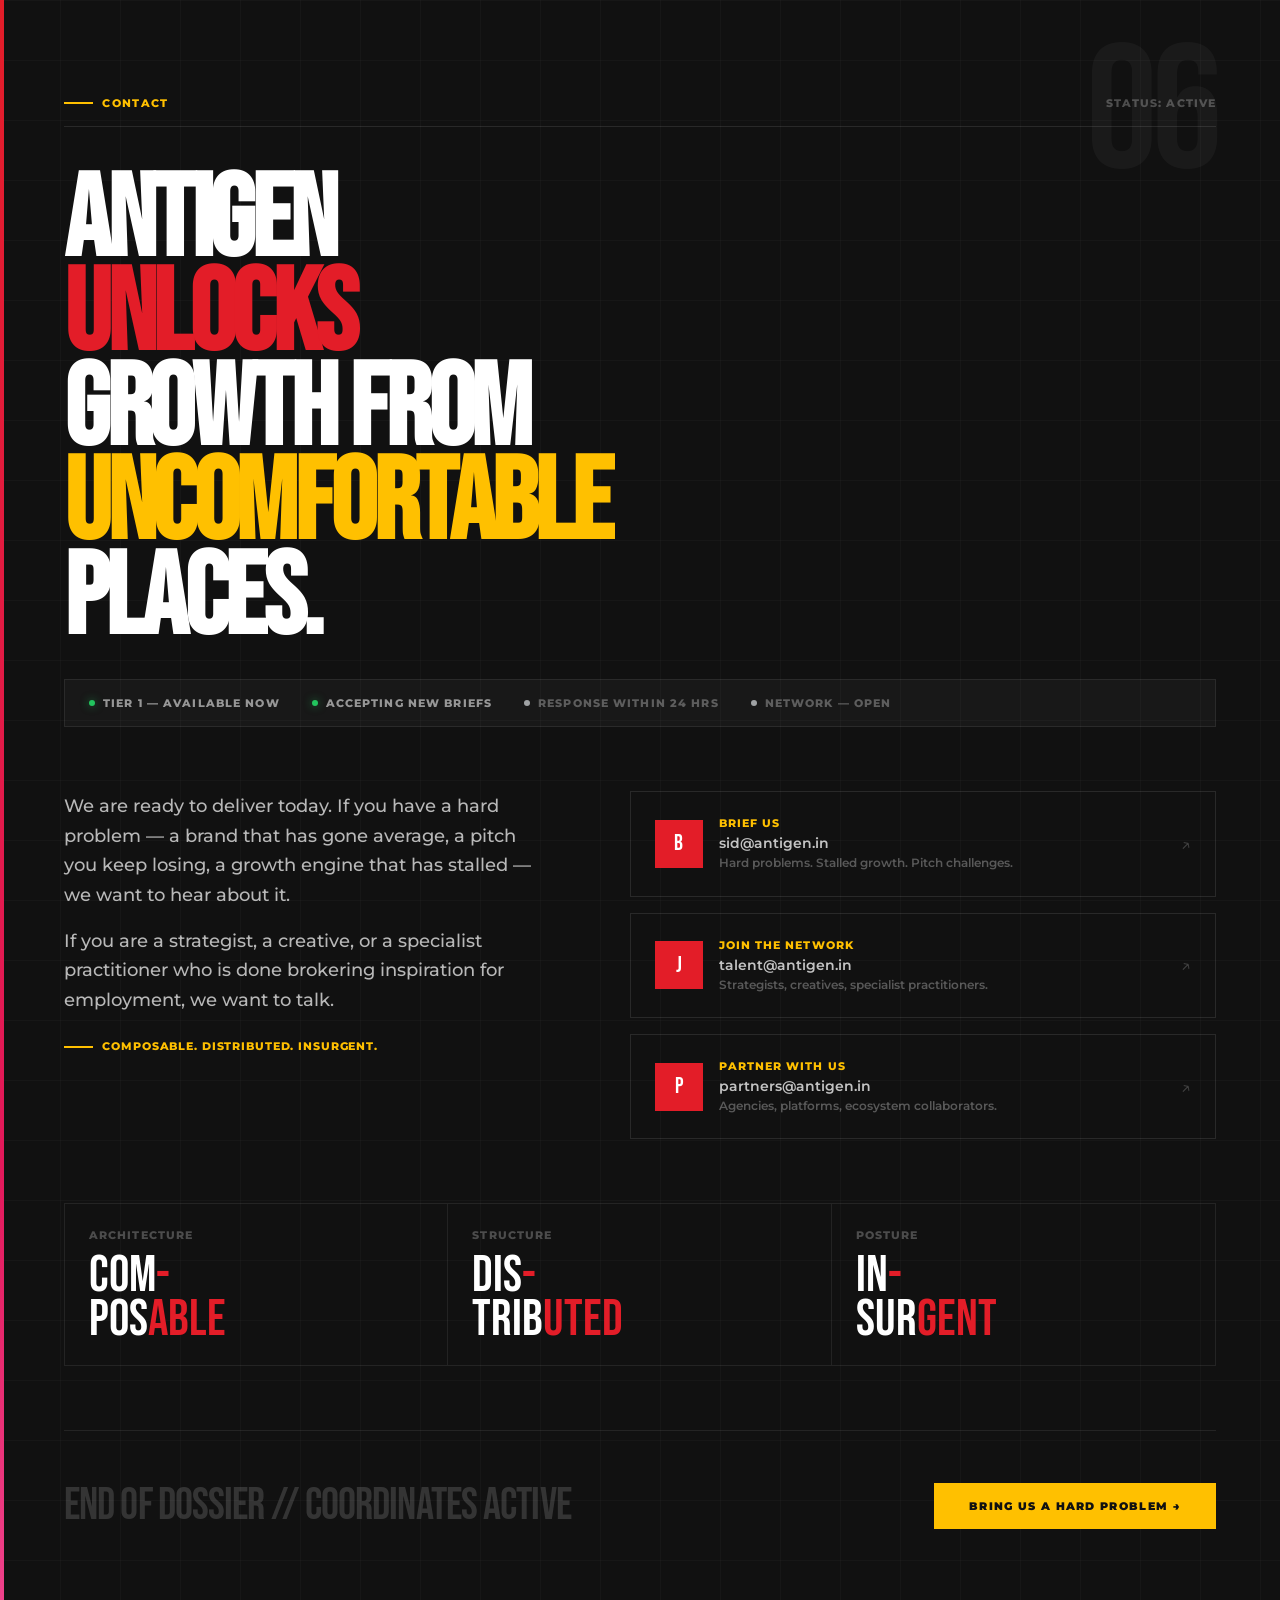
<file: Draft Pages/contact.html>
<!DOCTYPE html>
<html lang="en">
<head>
<meta charset="UTF-8"/>
<meta name="viewport" content="width=device-width, initial-scale=1.0"/>
<title>ANTIGEN — Contact</title>
<link rel="preconnect" href="https://fonts.googleapis.com"/>
<link rel="preconnect" href="https://fonts.gstatic.com" crossorigin/>
<link href="https://fonts.googleapis.com/css2?family=Bebas+Neue&family=Montserrat:ital,wght@0,400;0,500;0,600;0,700;0,800;0,900;1,400;1,700&display=swap" rel="stylesheet"/>
<style>
/* ── ANTIGEN V3 · CONTACT ─────────────────────────────────────────────── */
:root {
  --color-red:#e31d28; --color-magenta:#e3195b;
  --color-black:#111111; --color-white:#ffffff;
  --color-paper:#f8f7f6; --color-smoke:#e8e8e8;
  --color-grey:#9fa2a4; --color-yellow:#ffc000;
  --text-muted:#6e6e6e;
  --gradient-insurgence:linear-gradient(135deg,#e31d28 0%,#e3195b 72%,#f0448e 100%);
  --font-display:'Bebas Neue','Oswald',Impact,'Arial Narrow',sans-serif;
  --font-sans:'Montserrat',Arial,sans-serif;
  --type-display:clamp(3.25rem,9vw,9rem);
  --type-micro:.68rem;
  --page-pad:clamp(1.5rem,5vw,4.5rem);
  --space-3:.75rem; --space-4:1rem; --space-5:1.5rem;
  --space-6:2rem; --space-7:3rem; --space-8:4rem; --space-9:6rem;
}
*,*::before,*::after{box-sizing:border-box;margin:0;padding:0;}
html{scroll-behavior:smooth;}
body{
  font-family:var(--font-sans);
  color:var(--color-white);
  background:var(--color-black);
  -webkit-font-smoothing:antialiased;
  overflow-x:hidden;
}
::selection{background:var(--color-yellow);color:var(--color-black);}
a{text-decoration:none;color:inherit;}

/* ── Section wrapper ─────────────────────────────────────────────────── */
#contact {
  background:var(--color-black);
  color:var(--color-white);
  padding:var(--space-9) var(--page-pad);
  overflow:hidden;
  position:relative;
  min-height:100vh;
}
/* Grid texture */
#contact::before {
  content:'';
  position:absolute;inset:0;
  background-image:
    linear-gradient(rgba(255,255,255,.025) 1px,transparent 1px),
    linear-gradient(90deg,rgba(255,255,255,.025) 1px,transparent 1px);
  background-size:60px 60px;
  pointer-events:none;
}
/* Red left-edge accent */
#contact::after{
  content:'';
  position:absolute;top:0;left:0;
  width:4px;height:100%;
  background:var(--gradient-insurgence);
}
.section-num {
  font-family:var(--font-display);
  font-size:clamp(6rem,14vw,14rem);
  line-height:.75;letter-spacing:-.04em;
  color:rgba(255,255,255,.04);
  position:absolute;right:var(--page-pad);top:var(--space-7);
  pointer-events:none;user-select:none;
  z-index:1;
}
.section-header {
  display:flex;align-items:center;justify-content:space-between;
  margin-bottom:var(--space-7);padding-bottom:var(--space-4);
  border-bottom:1px solid rgba(255,255,255,.1);
  position:relative;z-index:2;
}
.section-label {
  font-size:var(--type-micro);font-weight:800;
  letter-spacing:.12em;text-transform:uppercase;
  color:var(--color-yellow);
  display:flex;align-items:center;gap:.6rem;
}
.section-label::before{content:'';display:block;width:1.8rem;height:1.5px;background:var(--color-yellow);}
.section-meta{font-size:var(--type-micro);font-weight:800;letter-spacing:.1em;text-transform:uppercase;color:rgba(255,255,255,.25);}

/* ── Contact headline ────────────────────────────────────────────────── */
.contact-headline {
  font-family:var(--font-display);
  font-size:var(--type-display);
  line-height:.82;text-transform:uppercase;letter-spacing:-.03em;
  margin-bottom:var(--space-6);
  position:relative;z-index:2;
}
.contact-headline .red{color:var(--color-red);}
.contact-headline .yellow{color:var(--color-yellow);}

/* ── Main grid ───────────────────────────────────────────────────────── */
.contact-grid {
  display:grid;
  grid-template-columns:minmax(0,5fr) minmax(0,6fr);
  gap:clamp(2rem,6vw,7rem);
  align-items:start;
  margin-bottom:var(--space-8);
  position:relative;z-index:2;
}
.contact-copy{
  font-size:clamp(1rem,1.4vw,1.3rem);font-weight:500;
  line-height:1.65;color:rgba(255,255,255,.7);
}
.contact-copy p+p{margin-top:var(--space-4);}
.contact-copy strong{color:var(--color-white);}
.contact-flag{
  margin-top:var(--space-5);
  font-size:var(--type-micro);font-weight:800;
  text-transform:uppercase;letter-spacing:.08em;
  color:var(--color-yellow);
  display:flex;align-items:center;gap:.6rem;
}
.contact-flag::before{content:'';display:block;width:1.8rem;height:1.5px;background:var(--color-yellow);}

/* Channel cards */
.contact-channels{display:flex;flex-direction:column;gap:var(--space-4);}
.contact-channel{
  display:grid;
  grid-template-columns:auto 1fr auto;
  gap:var(--space-4);
  padding:var(--space-5);
  border:1px solid rgba(255,255,255,.1);
  align-items:center;
  text-decoration:none;color:inherit;
  transition:border-color .25s,background .25s,transform .2s;
}
.contact-channel:hover{
  border-color:var(--color-yellow);
  background:rgba(255,192,0,.07);
  transform:translateX(4px);
}
.channel-icon{
  width:3rem;height:3rem;
  background:var(--color-red);
  display:flex;align-items:center;justify-content:center;
  font-family:var(--font-display);font-size:1.35rem;
  flex-shrink:0;
  transition:background .25s;
}
.contact-channel:hover .channel-icon{background:var(--color-yellow);color:var(--color-black);}
.channel-label{
  font-size:var(--type-micro);font-weight:800;
  letter-spacing:.1em;text-transform:uppercase;
  color:var(--color-yellow);margin-bottom:.25rem;
}
.channel-value{
  font-size:.9rem;font-weight:600;color:rgba(255,255,255,.75);
}
.channel-desc{
  font-size:.72rem;font-weight:600;
  color:rgba(255,255,255,.3);line-height:1.4;
  margin-top:.2rem;
}
.channel-arrow{
  font-size:1.2rem;color:rgba(255,255,255,.2);
  transition:color .2s,transform .2s;
}
.contact-channel:hover .channel-arrow{
  color:var(--color-yellow);
  transform:translate(3px,-3px);
}

/* ── Status bar ──────────────────────────────────────────────────────── */
.status-bar{
  display:flex;gap:var(--space-6);flex-wrap:wrap;
  margin-bottom:var(--space-8);
  padding:var(--space-4) var(--space-5);
  border:1px solid rgba(255,255,255,.08);
  position:relative;z-index:2;
  background:rgba(255,255,255,.03);
}
.status-item{
  display:flex;align-items:center;gap:.5rem;
  font-size:.7rem;font-weight:800;
  letter-spacing:.1em;text-transform:uppercase;
  color:rgba(255,255,255,.3);
}
.status-dot{
  width:6px;height:6px;border-radius:50%;
  background:var(--color-grey);flex-shrink:0;
}
.status-dot.active{
  background:#22c55e;
  box-shadow:0 0 8px rgba(34,197,94,.6);
  animation:blink 2s ease-in-out infinite;
}
@keyframes blink{0%,100%{opacity:1;}50%{opacity:.4;}}
.status-item.is-active{color:rgba(255,255,255,.55);}

/* ── Closing bar ─────────────────────────────────────────────────────── */
.closing-bar{
  border-top:1px solid rgba(255,255,255,.08);
  padding-top:var(--space-7);
  display:flex;align-items:center;
  justify-content:space-between;
  gap:var(--space-6);flex-wrap:wrap;
  position:relative;z-index:2;
}
.closing-tagline{
  font-family:var(--font-display);
  font-size:clamp(1.5rem,3.5vw,3.5rem);
  text-transform:uppercase;letter-spacing:-.02em;
  color:rgba(255,255,255,.15);
}
.closing-cta{
  display:inline-block;
  font-size:var(--type-micro);font-weight:900;
  letter-spacing:.12em;text-transform:uppercase;
  color:var(--color-black);background:var(--color-yellow);
  padding:1rem 2.2rem;text-decoration:none;flex-shrink:0;
  transition:background .2s;
}
.closing-cta:hover{background:var(--color-white);}

/* ── Three-column tagline ────────────────────────────────────────────── */
.three-col {
  display:grid;
  grid-template-columns:repeat(3,minmax(0,1fr));
  gap:0;
  border:1px solid rgba(255,255,255,.08);
  margin-bottom:var(--space-8);
  position:relative;z-index:2;
}
.three-col-item{
  padding:var(--space-5);
  border-right:1px solid rgba(255,255,255,.08);
  position:relative;
}
.three-col-item:last-child{border-right:none;}
.three-col-kicker{
  font-size:var(--type-micro);font-weight:800;
  letter-spacing:.1em;text-transform:uppercase;
  color:rgba(255,255,255,.25);margin-bottom:var(--space-3);
}
.three-col-val{
  font-family:var(--font-display);
  font-size:clamp(2rem,4vw,4rem);
  text-transform:uppercase;line-height:.85;
  color:var(--color-white);
}
.three-col-val span{color:var(--color-red);}

/* ── Scroll reveal ─────────────────────────────────────────────────── */
.reveal{opacity:0;transform:translateY(24px);transition:opacity .7s ease,transform .7s ease;}
.reveal.visible{opacity:1;transform:none;}
.reveal-left{opacity:0;transform:translateX(-28px);transition:opacity .7s ease,transform .7s ease;}
.reveal-left.visible{opacity:1;transform:none;}
.reveal-right{opacity:0;transform:translateX(28px);transition:opacity .7s ease,transform .7s ease;}
.reveal-right.visible{opacity:1;transform:none;}
.stagger > *{opacity:0;transform:translateY(18px);transition:opacity .6s ease,transform .6s ease;}
.stagger.visible > *:nth-child(1){opacity:1;transform:none;transition-delay:.05s;}
.stagger.visible > *:nth-child(2){opacity:1;transform:none;transition-delay:.18s;}
.stagger.visible > *:nth-child(3){opacity:1;transform:none;transition-delay:.31s;}

/* ── Responsive ─────────────────────────────────────────────────────── */
@media(max-width:900px){
  .contact-grid{grid-template-columns:1fr;}
  .three-col{grid-template-columns:1fr;}
  .three-col-item{border-right:none;border-bottom:1px solid rgba(255,255,255,.08);}
  .three-col-item:last-child{border-bottom:none;}
  .closing-bar{flex-direction:column;align-items:flex-start;}
  .status-bar{flex-direction:column;gap:var(--space-3);}
}
@media(max-width:560px){:root{--page-pad:1.25rem;}}
</style>
</head>
<body>

<section id="contact">
  <div class="section-num" aria-hidden="true">06</div>

  <div class="section-header">
    <span class="section-label">Contact</span>
    <span class="section-meta">Status: Active</span>
  </div>

  <h2 class="contact-headline reveal">
    ANTIGEN<br/><span class="red">UNLOCKS</span><br/>GROWTH FROM<br/><span class="yellow">UNCOMFORTABLE</span><br/>PLACES.
  </h2>

  <!-- Status bar -->
  <div class="status-bar reveal">
    <div class="status-item is-active">
      <span class="status-dot active"></span>
      <span>Tier 1 — Available Now</span>
    </div>
    <div class="status-item is-active">
      <span class="status-dot active"></span>
      <span>Accepting New Briefs</span>
    </div>
    <div class="status-item">
      <span class="status-dot"></span>
      <span>Response within 24 hrs</span>
    </div>
    <div class="status-item">
      <span class="status-dot"></span>
      <span>Network — Open</span>
    </div>
  </div>

  <!-- Main grid -->
  <div class="contact-grid">
    <div class="reveal-left">
      <div class="contact-copy">
        <p>We are ready to deliver today. If you have a hard problem — a brand that has gone average, a pitch you keep losing, a growth engine that has stalled — we want to hear about it.</p>
        <p>If you are a strategist, a creative, or a specialist practitioner who is done brokering inspiration for employment, we want to talk.</p>
        <div class="contact-flag">Composable. Distributed. Insurgent.</div>
      </div>
    </div>

    <div class="reveal-right">
      <div class="contact-channels stagger">
        <a class="contact-channel" href="mailto:sid@antigen.in">
          <div class="channel-icon">B</div>
          <div>
            <p class="channel-label">Brief Us</p>
            <p class="channel-value">sid@antigen.in</p>
            <p class="channel-desc">Hard problems. Stalled growth. Pitch challenges.</p>
          </div>
          <span class="channel-arrow">↗</span>
        </a>
        <a class="contact-channel" href="mailto:talent@antigen.in">
          <div class="channel-icon">J</div>
          <div>
            <p class="channel-label">Join the Network</p>
            <p class="channel-value">talent@antigen.in</p>
            <p class="channel-desc">Strategists, creatives, specialist practitioners.</p>
          </div>
          <span class="channel-arrow">↗</span>
        </a>
        <a class="contact-channel" href="mailto:partners@antigen.in">
          <div class="channel-icon">P</div>
          <div>
            <p class="channel-label">Partner With Us</p>
            <p class="channel-value">partners@antigen.in</p>
            <p class="channel-desc">Agencies, platforms, ecosystem collaborators.</p>
          </div>
          <span class="channel-arrow">↗</span>
        </a>
      </div>
    </div>
  </div>

  <!-- Three attributes -->
  <div class="three-col reveal">
    <div class="three-col-item">
      <p class="three-col-kicker">Architecture</p>
      <p class="three-col-val">COM<span>-</span><br/>POS<span>ABLE</span></p>
    </div>
    <div class="three-col-item">
      <p class="three-col-kicker">Structure</p>
      <p class="three-col-val">DIS<span>-</span><br/>TRIB<span>UTED</span></p>
    </div>
    <div class="three-col-item">
      <p class="three-col-kicker">Posture</p>
      <p class="three-col-val">IN<span>-</span><br/>SUR<span>GENT</span></p>
    </div>
  </div>

  <!-- Closing -->
  <div class="closing-bar">
    <p class="closing-tagline">END OF DOSSIER // COORDINATES ACTIVE</p>
    <a class="closing-cta" href="mailto:sid@antigen.in">Bring us a hard problem →</a>
  </div>

</section>

<script>
(function(){
  // Trigger all reveal animations immediately since this is a standalone page
  setTimeout(()=>{
    document.querySelectorAll('.reveal,.reveal-left,.reveal-right,.stagger').forEach(el=>{
      el.classList.add('visible');
    });
  }, 80);

  const obs = new IntersectionObserver((entries)=>{
    entries.forEach(e=>{ if(e.isIntersecting) e.target.classList.add('visible'); });
  },{threshold:.08,rootMargin:'0px 0px -40px 0px'});
  document.querySelectorAll('.reveal,.reveal-left,.reveal-right,.stagger').forEach(el=>obs.observe(el));
})();
</script>
</body>
</html>
</file>
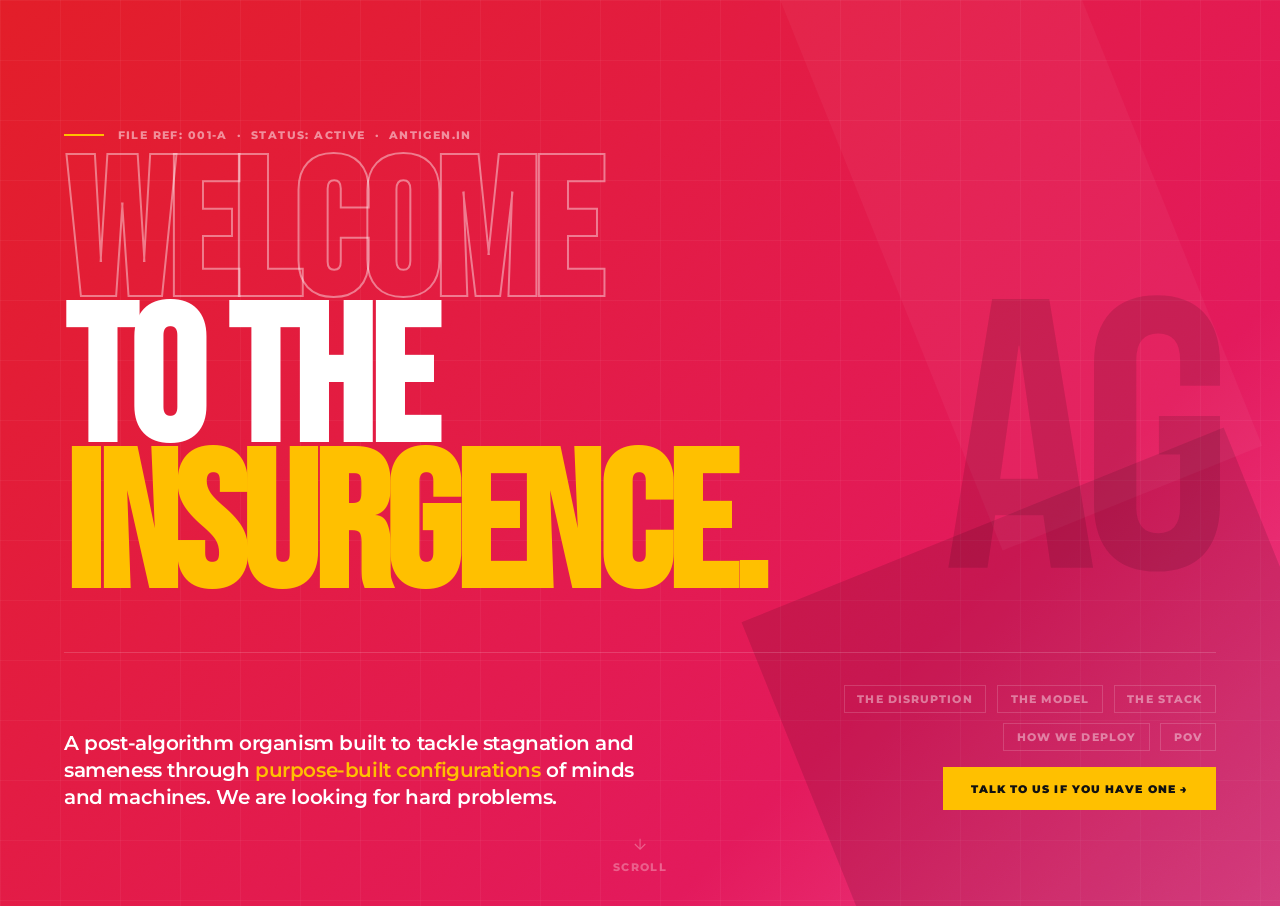
<file: Draft Pages/home.html>
<!DOCTYPE html>
<html lang="en">
<head>
<meta charset="UTF-8"/>
<meta name="viewport" content="width=device-width, initial-scale=1.0"/>
<title>ANTIGEN — Welcome to the Insurgence</title>
<link rel="preconnect" href="https://fonts.googleapis.com"/>
<link rel="preconnect" href="https://fonts.gstatic.com" crossorigin/>
<link href="https://fonts.googleapis.com/css2?family=Bebas+Neue&family=Montserrat:ital,wght@0,400;0,500;0,600;0,700;0,800;0,900;1,400;1,700&display=swap" rel="stylesheet"/>
<style>
/* ── ANTIGEN V3 · HOME ──────────────────────────────────────────────── */
:root {
  --color-red:#e31d28; --color-magenta:#e3195b; --color-crimson:#b11226;
  --color-black:#111111; --color-white:#ffffff; --color-paper:#f8f7f6;
  --color-smoke:#e8e8e8; --color-grey:#9fa2a4; --color-yellow:#ffc000;
  --gradient-insurgence:linear-gradient(135deg,#e31d28 0%,#e3195b 72%,#f0448e 100%);
  --font-display:'Bebas Neue','Oswald',Impact,'Arial Narrow',sans-serif;
  --font-sans:'Montserrat',Arial,sans-serif;
  --type-hero:clamp(5.5rem,15vw,16rem);
  --type-micro:.68rem;
  --page-pad:clamp(1.5rem,5vw,4.5rem);
  --space-4:1rem; --space-5:1.5rem; --space-6:2rem;
  --space-7:3rem; --space-8:4rem; --space-9:6rem; --space-10:8rem;
}
*,*::before,*::after{box-sizing:border-box;margin:0;padding:0;}
html{scroll-behavior:smooth;}
body{
  font-family:var(--font-sans);
  -webkit-font-smoothing:antialiased;
  overflow-x:hidden;
  background:var(--color-black);
}
::selection{background:var(--color-yellow);color:var(--color-black);}
a{color:inherit;text-decoration:none;}

/* ── HERO ─────────────────────────────────────────────────────────── */
#home {
  position:relative;
  min-height:100vh;
  background:var(--gradient-insurgence);
  color:var(--color-white);
  overflow:hidden;
  display:grid;
  align-items:end;
  padding:var(--space-10) var(--page-pad) var(--space-9);
}

/* Noise overlay */
.hero-noise {
  position:absolute;inset:0;
  background-image:url("data:image/svg+xml,%3Csvg viewBox='0 0 256 256' xmlns='http://www.w3.org/2000/svg'%3E%3Cfilter id='n'%3E%3CfeTurbulence type='fractalNoise' baseFrequency='0.9' numOctaves='4' stitchTiles='stitch'/%3E%3C/filter%3E%3Crect width='100%25' height='100%25' filter='url(%23n)' opacity='0.055'/%3E%3C/svg%3E");
  background-size:200px 200px;
  pointer-events:none;
  mix-blend-mode:overlay;
}

/* Grid lines */
.hero-grid-bg {
  position:absolute;inset:0;
  background-image:
    linear-gradient(rgba(255,255,255,.045) 1px,transparent 1px),
    linear-gradient(90deg,rgba(255,255,255,.045) 1px,transparent 1px);
  background-size:60px 60px;
  pointer-events:none;
}

/* Diagonal accent slash */
.hero-slash {
  position:absolute;
  bottom:-120px; right:-60px;
  width:520px; height:520px;
  background:rgba(0,0,0,.12);
  transform:rotate(-22deg);
  pointer-events:none;
}
.hero-slash-2 {
  position:absolute;
  top:-80px; right:120px;
  width:280px; height:600px;
  background:rgba(255,255,255,.04);
  transform:rotate(-22deg);
  pointer-events:none;
}

/* Large ghost number */
.hero-ghost-num {
  position:absolute;
  top:50%; right:var(--page-pad);
  transform:translateY(-50%);
  font-family:var(--font-display);
  font-size:clamp(14rem,30vw,30rem);
  line-height:.72;
  letter-spacing:-.04em;
  color:rgba(0,0,0,.12);
  pointer-events:none;
  user-select:none;
}

.hero-content {
  position:relative;
  z-index:2;
  max-width:1200px;
}

/* Kicker */
.hero-kicker {
  font-size:var(--type-micro);
  font-weight:800;
  letter-spacing:.13em;
  text-transform:uppercase;
  color:rgba(255,255,255,.5);
  margin-bottom:var(--space-5);
  display:flex;align-items:center;gap:.85rem;
}
.hero-kicker::before {
  content:'';display:block;
  width:2.5rem;height:1.5px;
  background:var(--color-yellow);
  flex-shrink:0;
}

/* Main headline */
.hero-headline {
  font-family:var(--font-display);
  font-size:var(--type-hero);
  line-height:.76;
  letter-spacing:-.025em;
  text-transform:uppercase;
  margin-bottom:var(--space-7);
}
.hero-headline .line-outline {
  -webkit-text-stroke:2px rgba(255,255,255,.42);
  color:transparent;
  display:block;
}
.hero-headline .line-solid { display:block; }
.hero-headline .line-yellow { display:block; color:var(--color-yellow); }

/* Bottom sub-row */
.hero-sub {
  display:grid;
  grid-template-columns:minmax(0,5fr) minmax(0,4fr);
  gap:var(--space-8);
  align-items:end;
  padding-top:var(--space-6);
  border-top:1px solid rgba(255,255,255,.16);
}
.hero-sub-copy {
  font-size:clamp(1.05rem,1.6vw,1.55rem);
  font-weight:600;
  line-height:1.3;
  letter-spacing:-.02em;
  max-width:54ch;
}
.hero-sub-copy em {
  font-style:normal;
  color:var(--color-yellow);
}

/* Right side nav pills + CTA */
.hero-sub-right { text-align:right; }
.hero-nav-pills {
  display:flex;justify-content:flex-end;
  gap:.65rem;flex-wrap:wrap;
  margin-bottom:var(--space-4);
}
.hero-nav-pill {
  font-size:var(--type-micro);
  font-weight:800;
  letter-spacing:.1em;
  text-transform:uppercase;
  color:rgba(255,255,255,.42);
  text-decoration:none;
  padding:.38rem .8rem;
  border:1px solid rgba(255,255,255,.16);
  transition:all .2s;
}
.hero-nav-pill:hover {
  color:var(--color-yellow);
  border-color:var(--color-yellow);
}
.hero-cta {
  display:inline-block;
  font-size:var(--type-micro);
  font-weight:900;
  letter-spacing:.1em;
  text-transform:uppercase;
  color:var(--color-black);
  background:var(--color-yellow);
  padding:.9rem 1.75rem;
  text-decoration:none;
  transition:background .2s,color .2s;
}
.hero-cta:hover { background:var(--color-white); }

/* Scroll indicator */
.hero-scroll {
  position:absolute;
  bottom:var(--space-6);
  left:50%;transform:translateX(-50%);
  display:flex;flex-direction:column;align-items:center;gap:.45rem;
  color:rgba(255,255,255,.3);
  font-size:var(--type-micro);
  font-weight:800;letter-spacing:.12em;text-transform:uppercase;
  animation:pulse 2.2s ease-in-out infinite;
}
.hero-scroll svg {
  width:18px;height:18px;
  stroke:currentColor;fill:none;stroke-width:1.5;
}
@keyframes pulse { 0%,100%{opacity:.3;} 50%{opacity:.7;} }

/* ── Entrance animations ────────────────────────────────────────────── */
.anim-fade-up {
  opacity:0;
  transform:translateY(28px);
  animation:fadeUp .9s cubic-bezier(.16,1,.3,1) forwards;
}
.anim-fade-up.d1 { animation-delay:.1s; }
.anim-fade-up.d2 { animation-delay:.25s; }
.anim-fade-up.d3 { animation-delay:.42s; }
.anim-fade-up.d4 { animation-delay:.6s; }
.anim-fade-up.d5 { animation-delay:.75s; }

@keyframes fadeUp {
  to { opacity:1; transform:none; }
}

/* ── Responsive ─────────────────────────────────────────────────────── */
@media(max-width:900px){
  .hero-sub { grid-template-columns:1fr; }
  .hero-sub-right { text-align:left; }
  .hero-nav-pills { justify-content:flex-start; }
  .hero-ghost-num { display:none; }
}
@media(max-width:560px){
  :root{--page-pad:1.25rem;}
}
</style>
</head>
<body>

<section id="home">
  <div class="hero-noise"></div>
  <div class="hero-grid-bg"></div>
  <div class="hero-slash"></div>
  <div class="hero-slash-2"></div>
  <div class="hero-ghost-num" aria-hidden="true">AG</div>

  <div class="hero-content">

    <p class="hero-kicker anim-fade-up d1">
      FILE REF: 001-A &nbsp;·&nbsp; STATUS: ACTIVE &nbsp;·&nbsp; ANTIGEN.IN
    </p>

    <h1 class="hero-headline">
      <span class="line-outline anim-fade-up d2">WELCOME</span>
      <span class="line-solid  anim-fade-up d3">TO THE</span>
      <span class="line-yellow anim-fade-up d4">INSURGENCE.</span>
    </h1>

    <div class="hero-sub anim-fade-up d5">
      <p class="hero-sub-copy">
        A post-algorithm organism built to tackle stagnation and sameness through
        <em>purpose-built configurations</em> of minds and machines.
        We are looking for hard problems.
      </p>
      <div class="hero-sub-right">
        <div class="hero-nav-pills">
          <a class="hero-nav-pill" href="why.html">The Disruption</a>
          <a class="hero-nav-pill" href="what.html">The Model</a>
          <a class="hero-nav-pill" href="who.html">The Stack</a>
          <a class="hero-nav-pill" href="how.html">How We Deploy</a>
          <a class="hero-nav-pill" href="pov.html">POV</a>
        </div>
        <a class="hero-cta" href="contact.html">Talk to us if you have one →</a>
      </div>
    </div>

  </div>

  <div class="hero-scroll" aria-hidden="true">
    <svg viewBox="0 0 24 24"><path d="M12 5v14M5 12l7 7 7-7"/></svg>
    <span>Scroll</span>
  </div>
</section>

</body>
</html>
</file>
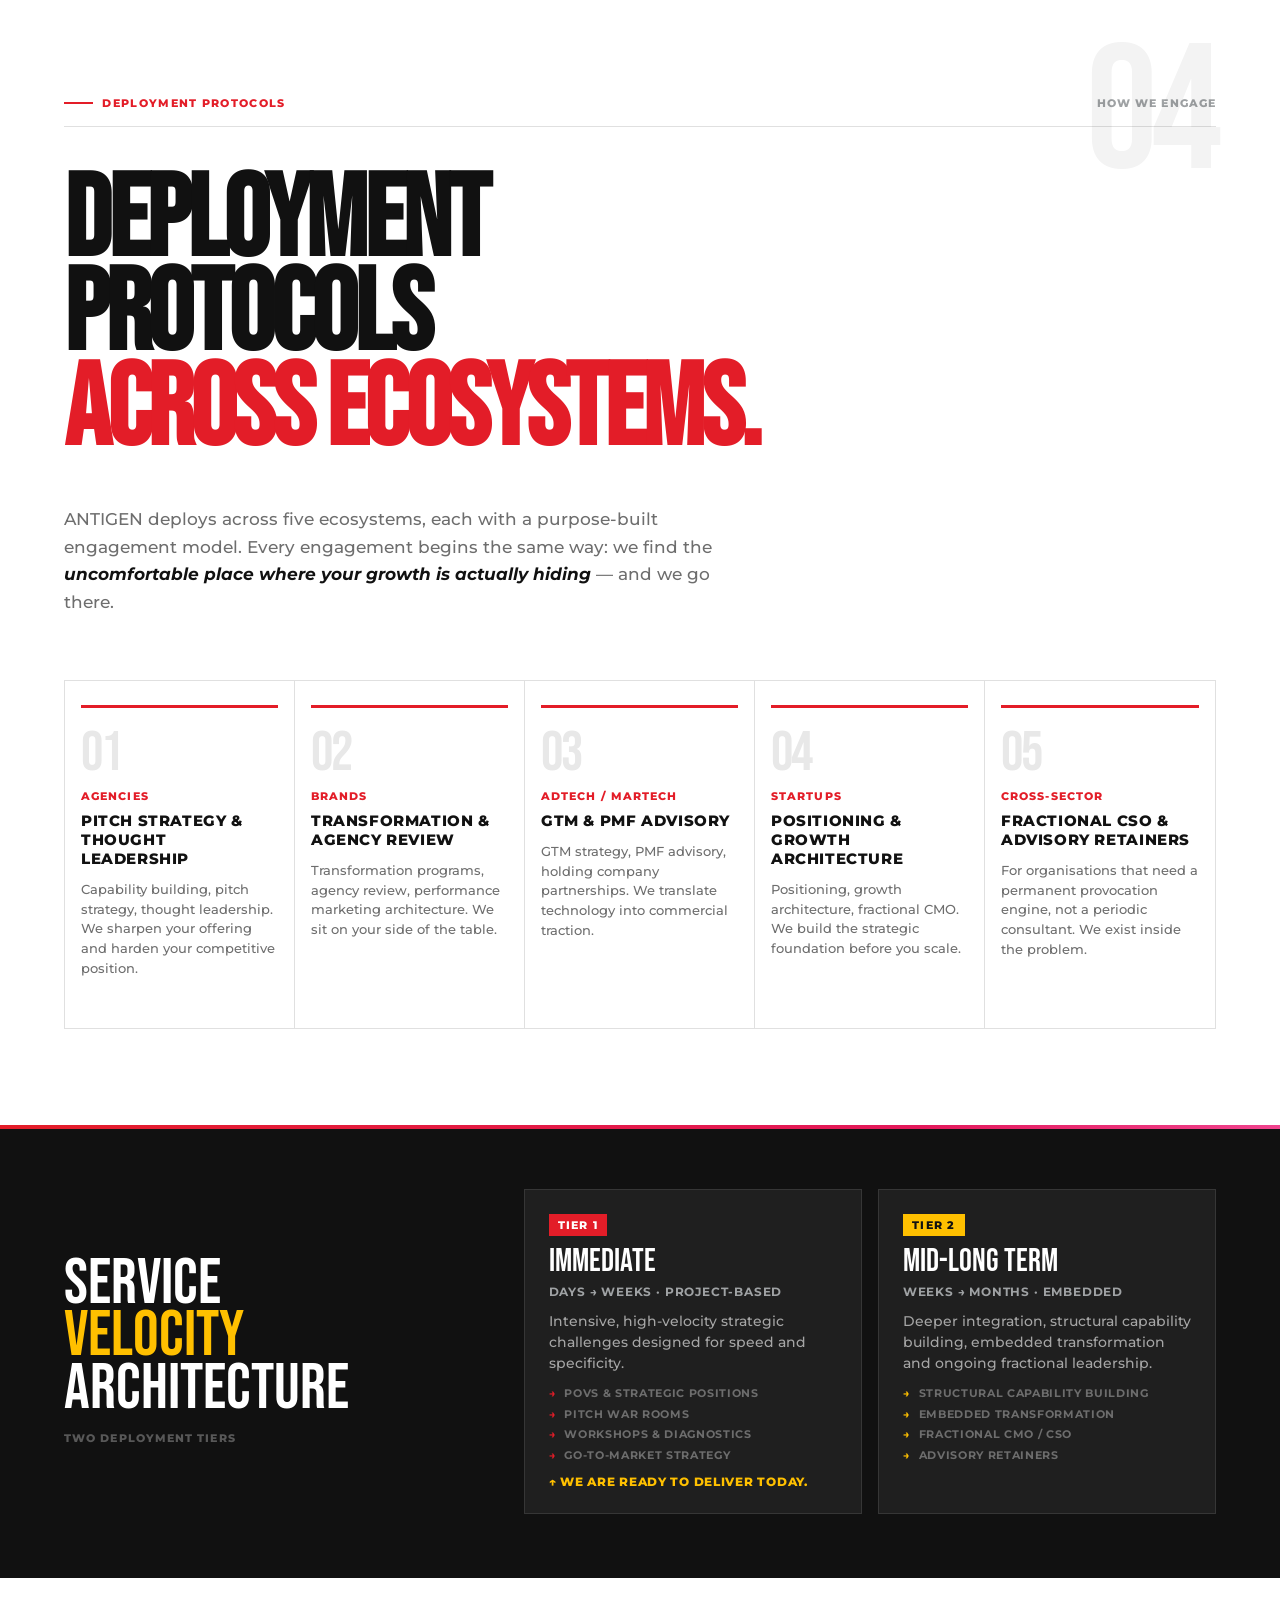
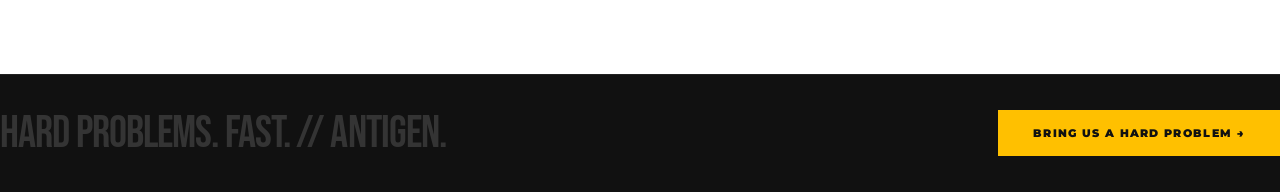
<file: Draft Pages/how.html>
<!DOCTYPE html>
<html lang="en">
<head>
<meta charset="UTF-8"/>
<meta name="viewport" content="width=device-width, initial-scale=1.0"/>
<title>ANTIGEN — Deployment Protocols</title>
<link rel="preconnect" href="https://fonts.googleapis.com"/>
<link rel="preconnect" href="https://fonts.gstatic.com" crossorigin/>
<link href="https://fonts.googleapis.com/css2?family=Bebas+Neue&family=Montserrat:ital,wght@0,400;0,500;0,600;0,700;0,800;0,900;1,400;1,700&display=swap" rel="stylesheet"/>
<style>
/* ── ANTIGEN V3 · HOW ────────────────────────────────────────────────── */
:root {
  --color-red:#e31d28; --color-magenta:#e3195b;
  --color-black:#111111; --color-white:#ffffff;
  --color-paper:#f8f7f6; --color-smoke:#e8e8e8;
  --color-grey:#9fa2a4; --color-yellow:#ffc000;
  --text-muted:#6e6e6e;
  --gradient-insurgence:linear-gradient(135deg,#e31d28 0%,#e3195b 72%,#f0448e 100%);
  --font-display:'Bebas Neue','Oswald',Impact,'Arial Narrow',sans-serif;
  --font-sans:'Montserrat',Arial,sans-serif;
  --type-display:clamp(3.25rem,9vw,9rem);
  --type-micro:.68rem;
  --page-pad:clamp(1.5rem,5vw,4.5rem);
  --space-2:.5rem; --space-3:.75rem; --space-4:1rem; --space-5:1.5rem;
  --space-6:2rem; --space-7:3rem; --space-8:4rem; --space-9:6rem;
  --rule:1px solid rgba(17,17,17,.13);
}
*,*::before,*::after{box-sizing:border-box;margin:0;padding:0;}
html{scroll-behavior:smooth;}
body{
  font-family:var(--font-sans);
  color:var(--color-black);
  background:var(--color-white);
  -webkit-font-smoothing:antialiased;
  overflow-x:hidden;
}
::selection{background:var(--color-yellow);color:var(--color-black);}

/* ── Section wrapper ─────────────────────────────────────────────────── */
#how {
  background:var(--color-white);
  padding:var(--space-9) var(--page-pad);
  overflow:hidden;
  position:relative;
}
.section-num {
  font-family:var(--font-display);
  font-size:clamp(6rem,14vw,14rem);
  line-height:.75;letter-spacing:-.04em;
  color:rgba(17,17,17,.05);
  position:absolute;right:var(--page-pad);top:var(--space-7);
  pointer-events:none;user-select:none;
}
.section-header {
  display:flex;align-items:center;justify-content:space-between;
  margin-bottom:var(--space-7);padding-bottom:var(--space-4);border-bottom:var(--rule);
}
.section-label {
  font-size:var(--type-micro);font-weight:800;
  letter-spacing:.12em;text-transform:uppercase;
  color:var(--color-red);
  display:flex;align-items:center;gap:.6rem;
}
.section-label::before{content:'';display:block;width:1.8rem;height:1.5px;background:var(--color-red);}
.section-meta{font-size:var(--type-micro);font-weight:800;letter-spacing:.1em;text-transform:uppercase;color:var(--color-grey);}

/* ── Headline ─────────────────────────────────────────────────────────── */
.how-headline {
  font-family:var(--font-display);
  font-size:var(--type-display);
  line-height:.82;text-transform:uppercase;letter-spacing:-.03em;
  max-width:900px;
  margin-bottom:var(--space-7);
}
.how-headline span{color:var(--color-red);}

.how-intro {
  max-width:60ch;
  font-size:clamp(1rem,1.3vw,1.2rem);font-weight:500;line-height:1.65;
  color:var(--text-muted);margin-bottom:var(--space-8);
}
.how-intro strong{color:var(--color-black);font-style:italic;}

/* ── Ecosystem grid ──────────────────────────────────────────────────── */
.ecosystem-grid {
  display:grid;
  grid-template-columns:repeat(5,minmax(0,1fr));
  gap:0;
  border:var(--rule);
  margin-bottom:var(--space-9);
}
.ecosystem-card {
  padding:var(--space-5) var(--space-4);
  border-right:var(--rule);
  position:relative;overflow:hidden;
  transition:background .25s;
  cursor:default;
}
.ecosystem-card:last-child{border-right:0;}
.ecosystem-card:hover{background:var(--color-black);}
.ecosystem-card:hover .eco-title,
.ecosystem-card:hover .eco-kicker,
.ecosystem-card:hover .eco-desc,
.ecosystem-card:hover .eco-detail { color:var(--color-white); }
.ecosystem-card:hover .eco-num   { color:rgba(255,255,255,.06); }
.ecosystem-card:hover .eco-bar   { background:var(--color-yellow); }

.eco-bar{height:3px;background:var(--color-red);margin-bottom:var(--space-5);transition:background .25s;}
.eco-num{
  font-family:var(--font-display);
  font-size:3.5rem;line-height:.8;letter-spacing:-.03em;
  color:var(--color-smoke);margin-bottom:var(--space-3);transition:color .25s;
}
.eco-kicker{
  font-size:var(--type-micro);font-weight:800;
  letter-spacing:.1em;text-transform:uppercase;
  color:var(--color-red);margin-bottom:var(--space-2);transition:color .25s;
}
.eco-title{
  font-weight:800;font-size:.95rem;
  text-transform:uppercase;letter-spacing:.04em;
  margin-bottom:var(--space-3);transition:color .25s;
}
.eco-desc{
  font-size:.82rem;font-weight:500;
  color:var(--text-muted);line-height:1.5;transition:color .25s;
}
/* Hidden detail revealed on hover */
.eco-detail {
  font-size:.72rem;font-weight:700;
  letter-spacing:.06em;text-transform:uppercase;
  color:rgba(255,255,255,.0);
  margin-top:var(--space-3);
  transition:color .25s;
}
.ecosystem-card:hover .eco-detail{color:var(--color-yellow);}

/* ── Service velocity ─────────────────────────────────────────────────── */
.velocity-section {
  background:var(--color-black);
  padding:clamp(2.5rem,5vw,5rem) var(--page-pad);
  margin:0 calc(var(--page-pad)*-1);
  display:grid;
  grid-template-columns:minmax(0,4fr) minmax(0,7fr);
  gap:clamp(2rem,5vw,5rem);
  align-items:center;
  position:relative;
  overflow:hidden;
}
/* Red accent band */
.velocity-section::before{
  content:'';
  position:absolute;top:0;left:0;right:0;
  height:4px;
  background:var(--gradient-insurgence);
}
.velocity-label {
  font-family:var(--font-display);
  font-size:clamp(2.5rem,5vw,5.5rem);
  text-transform:uppercase;line-height:.82;
  color:var(--color-white);
}
.velocity-label em{font-style:normal;color:var(--color-yellow);}
.velocity-sub{
  margin-top:var(--space-4);
  font-size:var(--type-micro);font-weight:800;
  letter-spacing:.1em;text-transform:uppercase;
  color:rgba(255,255,255,.3);
}
.velocity-tiers{
  display:grid;
  grid-template-columns:1fr 1fr;
  gap:var(--space-4);
}
.velocity-tier{
  background:rgba(255,255,255,.06);
  border:1px solid rgba(255,255,255,.1);
  padding:var(--space-5);
  transition:border-color .2s,background .2s;
  position:relative;
}
.velocity-tier:hover{
  border-color:rgba(255,192,0,.3);
  background:rgba(255,255,255,.09);
}
.tier-badge{
  font-size:var(--type-micro);font-weight:800;
  letter-spacing:.1em;text-transform:uppercase;
  background:var(--color-red);color:var(--color-white);
  display:inline-block;padding:.25rem .6rem;
  margin-bottom:var(--space-3);
}
.tier-badge.yellow{background:var(--color-yellow);color:var(--color-black);}
.tier-title{
  font-family:var(--font-display);
  font-size:2rem;text-transform:uppercase;line-height:.9;
  color:var(--color-white);margin-bottom:var(--space-2);
}
.tier-time{
  font-size:.72rem;font-weight:700;
  letter-spacing:.07em;text-transform:uppercase;
  color:var(--color-grey);margin-bottom:var(--space-3);
}
.tier-desc{
  font-size:.85rem;font-weight:500;
  color:rgba(255,255,255,.6);line-height:1.55;
}
.tier-services{
  margin-top:var(--space-3);
  display:flex;flex-direction:column;gap:.4rem;
}
.tier-service-item{
  font-size:.7rem;font-weight:700;
  letter-spacing:.06em;text-transform:uppercase;
  color:rgba(255,255,255,.35);
  display:flex;gap:.5rem;align-items:center;
}
.tier-service-item::before{content:'→';color:var(--color-red);}
.tier-badge.yellow ~ .tier-services .tier-service-item::before{color:var(--color-yellow);}
.tier-ready{
  margin-top:var(--space-3);
  font-size:.75rem;font-weight:800;
  color:var(--color-yellow);text-transform:uppercase;letter-spacing:.06em;
}

/* Closing statement */
.how-closing {
  background:var(--color-black);
  padding:var(--space-6) var(--page-pad);
  margin:0 calc(var(--page-pad)*-1);
  display:flex;
  align-items:center;
  justify-content:space-between;
  gap:var(--space-6);
  flex-wrap:wrap;
  border-top:1px solid rgba(255,255,255,.07);
}
.how-closing-line {
  font-family:var(--font-display);
  font-size:clamp(1.5rem,3.5vw,3.5rem);
  text-transform:uppercase;letter-spacing:-.02em;
  color:rgba(255,255,255,.15);
}
.how-cta {
  display:inline-block;
  font-size:var(--type-micro);font-weight:900;
  letter-spacing:.12em;text-transform:uppercase;
  color:var(--color-black);background:var(--color-yellow);
  padding:1rem 2.2rem;text-decoration:none;flex-shrink:0;
  transition:background .2s;
}
.how-cta:hover{background:var(--color-white);}

/* ── Scroll reveal ─────────────────────────────────────────────────── */
.reveal{opacity:0;transform:translateY(24px);transition:opacity .7s ease,transform .7s ease;}
.reveal.visible{opacity:1;transform:none;}
.stagger > *{opacity:0;transform:translateY(18px);transition:opacity .6s ease,transform .6s ease;}
.stagger.visible > *:nth-child(1){opacity:1;transform:none;transition-delay:.04s;}
.stagger.visible > *:nth-child(2){opacity:1;transform:none;transition-delay:.12s;}
.stagger.visible > *:nth-child(3){opacity:1;transform:none;transition-delay:.20s;}
.stagger.visible > *:nth-child(4){opacity:1;transform:none;transition-delay:.28s;}
.stagger.visible > *:nth-child(5){opacity:1;transform:none;transition-delay:.36s;}

/* ── Responsive ─────────────────────────────────────────────────────── */
@media(max-width:1024px){
  .ecosystem-grid{grid-template-columns:repeat(3,1fr);}
  .ecosystem-card:nth-child(n+4){border-top:var(--rule);}
}
@media(max-width:900px){
  .velocity-section{grid-template-columns:1fr;}
  .velocity-tiers{grid-template-columns:1fr;}
  .ecosystem-grid{grid-template-columns:repeat(2,1fr);}
}
@media(max-width:560px){
  :root{--page-pad:1.25rem;}
  .ecosystem-grid{grid-template-columns:1fr;}
}
</style>
</head>
<body>

<section id="how">
  <div class="section-num" aria-hidden="true">04</div>

  <div class="section-header">
    <span class="section-label">Deployment Protocols</span>
    <span class="section-meta">How we engage</span>
  </div>

  <h2 class="how-headline reveal">
    DEPLOYMENT<br/>PROTOCOLS<br/><span>ACROSS ECOSYSTEMS.</span>
  </h2>

  <p class="how-intro reveal">
    ANTIGEN deploys across five ecosystems, each with a purpose-built engagement model.
    Every engagement begins the same way: we find the <strong>uncomfortable place where your growth is actually hiding</strong> — and we go there.
  </p>

  <!-- Ecosystem grid -->
  <div class="ecosystem-grid stagger">

    <div class="ecosystem-card">
      <div class="eco-bar"></div>
      <p class="eco-num">01</p>
      <p class="eco-kicker">Agencies</p>
      <p class="eco-title">Pitch Strategy &amp; Thought Leadership</p>
      <p class="eco-desc">Capability building, pitch strategy, thought leadership. We sharpen your offering and harden your competitive position.</p>
      <p class="eco-detail">From the outside in →</p>
    </div>

    <div class="ecosystem-card">
      <div class="eco-bar"></div>
      <p class="eco-num">02</p>
      <p class="eco-kicker">Brands</p>
      <p class="eco-title">Transformation &amp; Agency Review</p>
      <p class="eco-desc">Transformation programs, agency review, performance marketing architecture. We sit on your side of the table.</p>
      <p class="eco-detail">Client-side only →</p>
    </div>

    <div class="ecosystem-card">
      <div class="eco-bar"></div>
      <p class="eco-num">03</p>
      <p class="eco-kicker">AdTech / MarTech</p>
      <p class="eco-title">GTM &amp; PMF Advisory</p>
      <p class="eco-desc">GTM strategy, PMF advisory, holding company partnerships. We translate technology into commercial traction.</p>
      <p class="eco-detail">Tech to revenue →</p>
    </div>

    <div class="ecosystem-card">
      <div class="eco-bar"></div>
      <p class="eco-num">04</p>
      <p class="eco-kicker">Startups</p>
      <p class="eco-title">Positioning &amp; Growth Architecture</p>
      <p class="eco-desc">Positioning, growth architecture, fractional CMO. We build the strategic foundation before you scale.</p>
      <p class="eco-detail">Before the scale →</p>
    </div>

    <div class="ecosystem-card">
      <div class="eco-bar"></div>
      <p class="eco-num">05</p>
      <p class="eco-kicker">Cross-Sector</p>
      <p class="eco-title">Fractional CSO &amp; Advisory Retainers</p>
      <p class="eco-desc">For organisations that need a permanent provocation engine, not a periodic consultant. We exist inside the problem.</p>
      <p class="eco-detail">Permanently embedded →</p>
    </div>

  </div>

  <!-- Velocity tiers -->
  <div class="velocity-section reveal">
    <div>
      <p class="velocity-label">SERVICE<br/><em>VELOCITY</em><br/>ARCHITECTURE</p>
      <p class="velocity-sub">Two deployment tiers</p>
    </div>
    <div class="velocity-tiers stagger">
      <div class="velocity-tier">
        <span class="tier-badge">Tier 1</span>
        <p class="tier-title">IMMEDIATE</p>
        <p class="tier-time">Days → Weeks · Project-Based</p>
        <p class="tier-desc">Intensive, high-velocity strategic challenges designed for speed and specificity.</p>
        <div class="tier-services">
          <span class="tier-service-item">POVs &amp; strategic positions</span>
          <span class="tier-service-item">Pitch war rooms</span>
          <span class="tier-service-item">Workshops &amp; diagnostics</span>
          <span class="tier-service-item">Go-to-market strategy</span>
        </div>
        <p class="tier-ready">↑ We are ready to deliver today.</p>
      </div>
      <div class="velocity-tier">
        <span class="tier-badge yellow">Tier 2</span>
        <p class="tier-title">MID-LONG TERM</p>
        <p class="tier-time">Weeks → Months · Embedded</p>
        <p class="tier-desc">Deeper integration, structural capability building, embedded transformation and ongoing fractional leadership.</p>
        <div class="tier-services">
          <span class="tier-service-item">Structural capability building</span>
          <span class="tier-service-item">Embedded transformation</span>
          <span class="tier-service-item">Fractional CMO / CSO</span>
          <span class="tier-service-item">Advisory retainers</span>
        </div>
      </div>
    </div>
  </div>

</section>

<!-- Closing bar -->
<div class="how-closing">
  <p class="how-closing-line">HARD PROBLEMS. FAST. // ANTIGEN.</p>
  <a class="how-cta" href="contact.html">Bring us a hard problem →</a>
</div>

<script>
(function(){
  const obs = new IntersectionObserver((entries)=>{
    entries.forEach(e=>{ if(e.isIntersecting) e.target.classList.add('visible'); });
  },{threshold:.1,rootMargin:'0px 0px -50px 0px'});
  document.querySelectorAll('.reveal,.stagger').forEach(el=>obs.observe(el));
})();
</script>
</body>
</html>
</file>
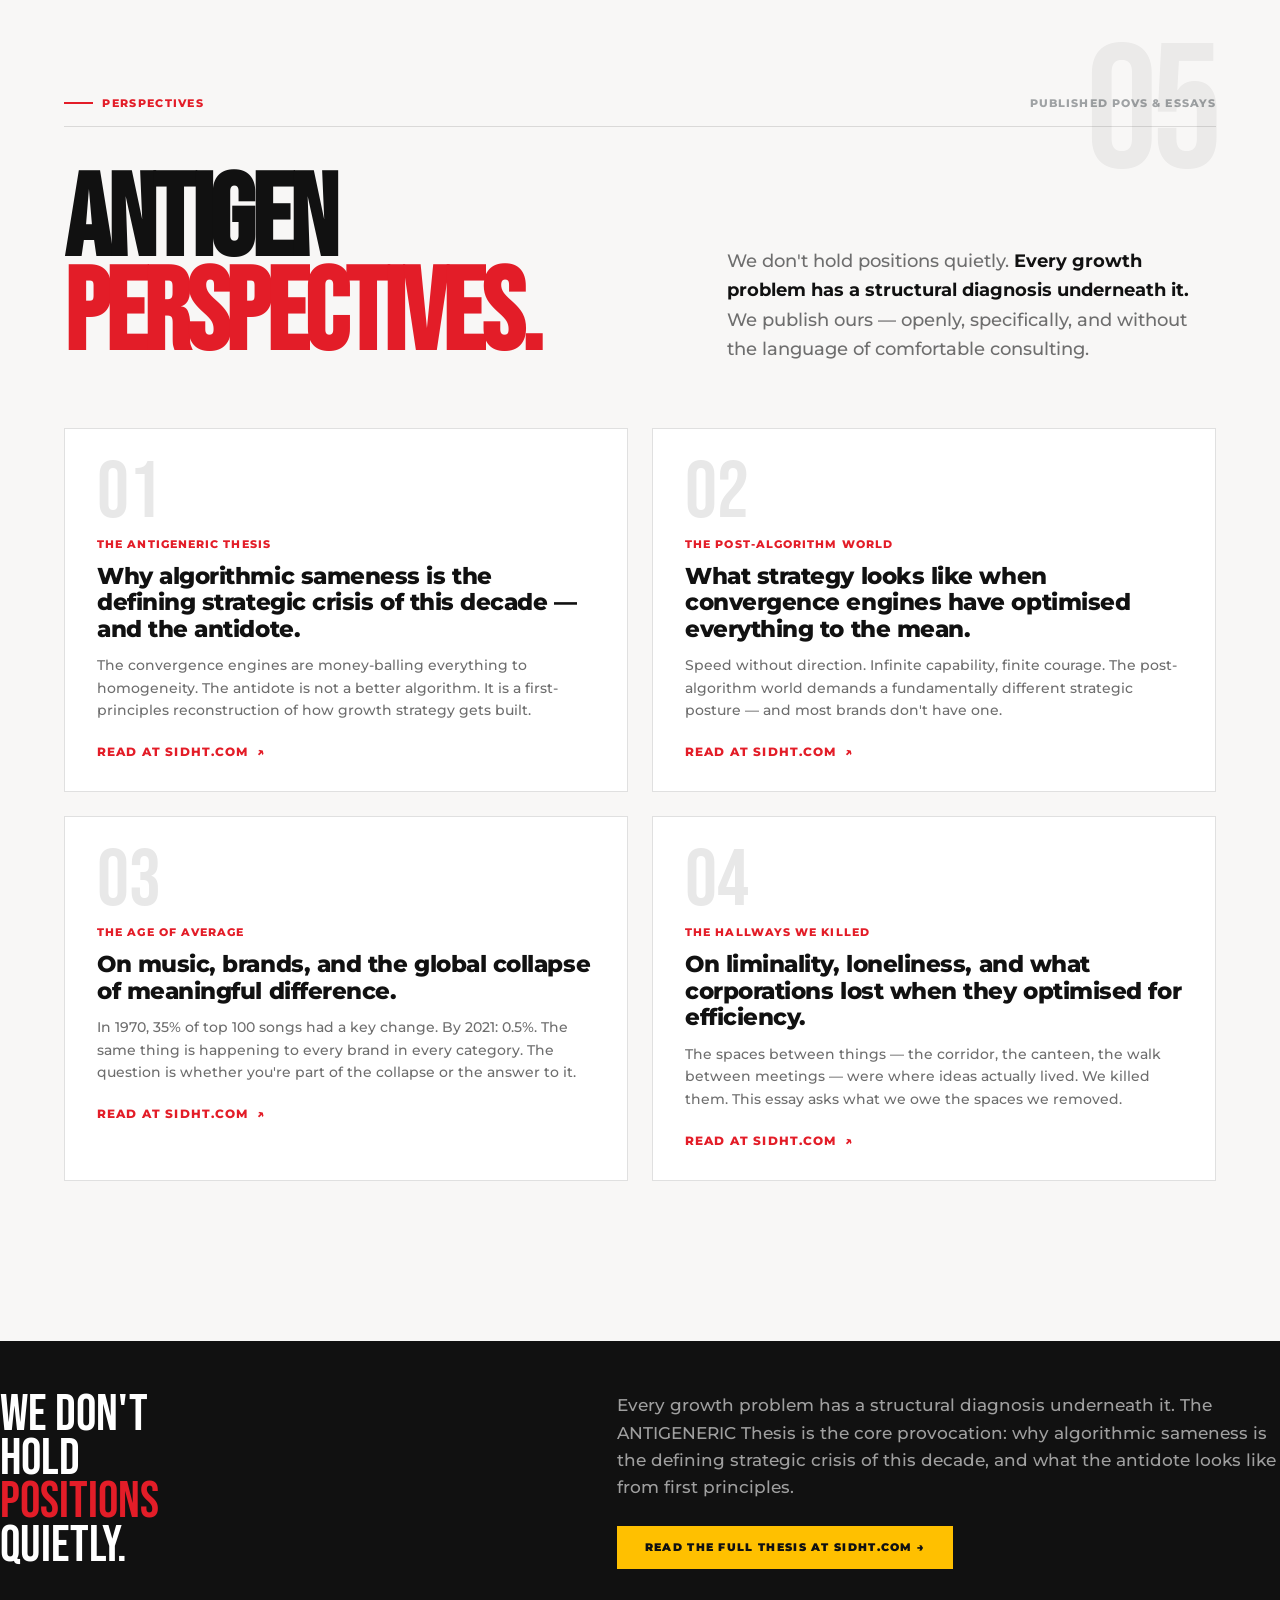
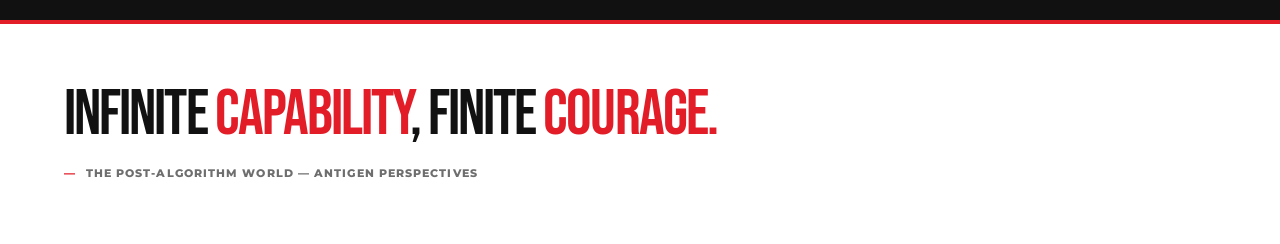
<file: Draft Pages/pov.html>
<!DOCTYPE html>
<html lang="en">
<head>
<meta charset="UTF-8"/>
<meta name="viewport" content="width=device-width, initial-scale=1.0"/>
<title>ANTIGEN — Perspectives</title>
<link rel="preconnect" href="https://fonts.googleapis.com"/>
<link rel="preconnect" href="https://fonts.gstatic.com" crossorigin/>
<link href="https://fonts.googleapis.com/css2?family=Bebas+Neue&family=Montserrat:ital,wght@0,400;0,500;0,600;0,700;0,800;0,900;1,400;1,700&display=swap" rel="stylesheet"/>
<style>
/* ── ANTIGEN V3 · POV ─────────────────────────────────────────────────── */
:root {
  --color-red:#e31d28; --color-magenta:#e3195b;
  --color-black:#111111; --color-white:#ffffff;
  --color-paper:#f8f7f6; --color-smoke:#e8e8e8;
  --color-grey:#9fa2a4; --color-yellow:#ffc000;
  --text-muted:#6e6e6e;
  --gradient-insurgence:linear-gradient(135deg,#e31d28 0%,#e3195b 72%,#f0448e 100%);
  --font-display:'Bebas Neue','Oswald',Impact,'Arial Narrow',sans-serif;
  --font-sans:'Montserrat',Arial,sans-serif;
  --type-display:clamp(3.25rem,9vw,9rem);
  --type-micro:.68rem;
  --page-pad:clamp(1.5rem,5vw,4.5rem);
  --space-3:.75rem; --space-4:1rem; --space-5:1.5rem;
  --space-6:2rem; --space-7:3rem; --space-8:4rem; --space-9:6rem;
  --rule:1px solid rgba(17,17,17,.13);
}
*,*::before,*::after{box-sizing:border-box;margin:0;padding:0;}
html{scroll-behavior:smooth;}
body{
  font-family:var(--font-sans);
  color:var(--color-black);
  background:var(--color-paper);
  -webkit-font-smoothing:antialiased;
  overflow-x:hidden;
}
::selection{background:var(--color-yellow);color:var(--color-black);}
a{text-decoration:none;color:inherit;}

/* ── Section wrapper ─────────────────────────────────────────────────── */
#pov {
  background:var(--color-paper);
  padding:var(--space-9) var(--page-pad);
  overflow:hidden;
  position:relative;
}
.section-num {
  font-family:var(--font-display);
  font-size:clamp(6rem,14vw,14rem);
  line-height:.75;letter-spacing:-.04em;
  color:rgba(17,17,17,.055);
  position:absolute;right:var(--page-pad);top:var(--space-7);
  pointer-events:none;user-select:none;
}
.section-header {
  display:flex;align-items:center;justify-content:space-between;
  margin-bottom:var(--space-7);padding-bottom:var(--space-4);border-bottom:var(--rule);
}
.section-label {
  font-size:var(--type-micro);font-weight:800;
  letter-spacing:.12em;text-transform:uppercase;
  color:var(--color-red);
  display:flex;align-items:center;gap:.6rem;
}
.section-label::before{content:'';display:block;width:1.8rem;height:1.5px;background:var(--color-red);}
.section-meta{font-size:var(--type-micro);font-weight:800;letter-spacing:.1em;text-transform:uppercase;color:var(--color-grey);}

/* ── POV headline ────────────────────────────────────────────────────── */
.pov-header-grid {
  display:grid;
  grid-template-columns:minmax(0,6fr) minmax(0,5fr);
  gap:clamp(2rem,6vw,7rem);
  align-items:end;
  margin-bottom:var(--space-8);
}
.pov-headline {
  font-family:var(--font-display);
  font-size:var(--type-display);
  line-height:.82;text-transform:uppercase;letter-spacing:-.03em;
}
.pov-headline span{color:var(--color-red);}
.pov-intro{
  font-size:clamp(1rem,1.4vw,1.3rem);font-weight:500;
  color:var(--text-muted);line-height:1.65;
}
.pov-intro em{font-style:normal;color:var(--color-black);font-weight:700;}

/* ── POV cards ───────────────────────────────────────────────────────── */
.pov-grid {
  display:grid;
  grid-template-columns:repeat(2,minmax(0,1fr));
  gap:var(--space-5);
  margin-bottom:var(--space-8);
}
.pov-card {
  background:var(--color-white);
  border:var(--rule);
  padding:var(--space-6);
  position:relative;
  transition:border-color .25s,transform .25s,box-shadow .25s;
  text-decoration:none;color:inherit;
  display:block;overflow:hidden;
}
.pov-card::before{
  content:'';
  position:absolute;top:0;left:0;right:0;
  height:0;background:var(--color-red);
  transition:height .3s;
}
.pov-card:hover{
  border-color:var(--color-red);
  transform:translateY(-4px);
  box-shadow:0 20px 50px rgba(17,17,17,.1);
}
.pov-card:hover::before{height:4px;}
.pov-card-num{
  font-family:var(--font-display);
  font-size:5rem;line-height:.8;
  color:var(--color-smoke);margin-bottom:var(--space-3);
  transition:color .25s;
}
.pov-card:hover .pov-card-num{color:rgba(227,29,40,.12);}
.pov-card-kicker{
  font-size:var(--type-micro);font-weight:800;
  letter-spacing:.1em;text-transform:uppercase;
  color:var(--color-red);margin-bottom:var(--space-3);
}
.pov-card-title{
  font-weight:800;
  font-size:clamp(1.1rem,1.8vw,1.6rem);
  line-height:1.15;letter-spacing:-.02em;
  margin-bottom:var(--space-3);
}
.pov-card-desc{
  font-size:.9rem;font-weight:500;
  color:var(--text-muted);line-height:1.55;
  margin-bottom:var(--space-5);
}
.pov-card-read {
  font-size:.72rem;font-weight:800;
  letter-spacing:.1em;text-transform:uppercase;
  color:var(--color-red);
  display:flex;align-items:center;gap:.5rem;
}
.pov-card-read::after{content:'↗';transition:transform .2s;}
.pov-card:hover .pov-card-read::after{transform:translate(3px,-3px);}

/* ── Thesis statement strip ──────────────────────────────────────────── */
.pov-thesis {
  background:var(--color-black);
  padding:clamp(2rem,4vw,4rem) var(--page-pad);
  margin:0 calc(var(--page-pad)*-1);
  display:grid;
  grid-template-columns:minmax(0,5fr) minmax(0,6fr);
  gap:clamp(2rem,5vw,5rem);
  align-items:center;
}
.pov-thesis-label{
  font-family:var(--font-display);
  font-size:clamp(2rem,4vw,4.5rem);
  text-transform:uppercase;line-height:.85;
  color:var(--color-white);
}
.pov-thesis-label span{color:var(--color-red);}
.pov-thesis-copy{
  font-size:clamp(1rem,1.3vw,1.2rem);font-weight:500;
  line-height:1.65;color:rgba(255,255,255,.6);
}
.pov-thesis-link{
  display:inline-block;
  margin-top:var(--space-5);
  font-size:var(--type-micro);font-weight:900;
  letter-spacing:.12em;text-transform:uppercase;
  color:var(--color-black);background:var(--color-yellow);
  padding:.9rem 1.75rem;transition:background .2s;
  text-decoration:none;
}
.pov-thesis-link:hover{background:var(--color-white);}

/* Featured quote */
.pov-quote-strip {
  padding:var(--space-8) var(--page-pad);
  background:var(--color-white);
  border-top:4px solid var(--color-red);
  margin-bottom:0;
}
.pov-quote {
  font-family:var(--font-display);
  font-size:clamp(2rem,5vw,5.5rem);
  line-height:.85;letter-spacing:-.03em;
  text-transform:uppercase;
  color:var(--color-black);
  max-width:1000px;
}
.pov-quote em{font-style:normal;color:var(--color-red);}
.pov-quote-source {
  margin-top:var(--space-5);
  font-size:var(--type-micro);font-weight:800;
  letter-spacing:.1em;text-transform:uppercase;
  color:var(--text-muted);
  display:flex;align-items:center;gap:.6rem;
}
.pov-quote-source::before{content:'—';color:var(--color-red);}

/* ── Scroll reveal ─────────────────────────────────────────────────── */
.reveal{opacity:0;transform:translateY(24px);transition:opacity .7s ease,transform .7s ease;}
.reveal.visible{opacity:1;transform:none;}
.stagger > *{opacity:0;transform:translateY(18px);transition:opacity .6s ease,transform .6s ease;}
.stagger.visible > *:nth-child(1){opacity:1;transform:none;transition-delay:.05s;}
.stagger.visible > *:nth-child(2){opacity:1;transform:none;transition-delay:.18s;}
.stagger.visible > *:nth-child(3){opacity:1;transform:none;transition-delay:.31s;}
.stagger.visible > *:nth-child(4){opacity:1;transform:none;transition-delay:.44s;}

/* ── Responsive ─────────────────────────────────────────────────────── */
@media(max-width:900px){
  .pov-header-grid{grid-template-columns:1fr;}
  .pov-grid{grid-template-columns:1fr;}
  .pov-thesis{grid-template-columns:1fr;}
}
@media(max-width:560px){:root{--page-pad:1.25rem;}}
</style>
</head>
<body>

<section id="pov">
  <div class="section-num" aria-hidden="true">05</div>

  <div class="section-header">
    <span class="section-label">Perspectives</span>
    <span class="section-meta">Published POVs &amp; essays</span>
  </div>

  <!-- Header grid -->
  <div class="pov-header-grid reveal">
    <div>
      <h2 class="pov-headline">ANTIGEN<br/><span>PERSPECTIVES.</span></h2>
    </div>
    <div class="pov-intro">
      We don't hold positions quietly. <em>Every growth problem has a structural diagnosis underneath it.</em> We publish ours — openly, specifically, and without the language of comfortable consulting.
    </div>
  </div>

  <!-- POV cards -->
  <div class="pov-grid stagger">

    <a class="pov-card" href="https://sidht.com" target="_blank" rel="noopener">
      <p class="pov-card-num">01</p>
      <p class="pov-card-kicker">The ANTIGENERIC Thesis</p>
      <p class="pov-card-title">Why algorithmic sameness is the defining strategic crisis of this decade — and the antidote.</p>
      <p class="pov-card-desc">The convergence engines are money-balling everything to homogeneity. The antidote is not a better algorithm. It is a first-principles reconstruction of how growth strategy gets built.</p>
      <span class="pov-card-read">Read at sidht.com</span>
    </a>

    <a class="pov-card" href="https://sidht.com" target="_blank" rel="noopener">
      <p class="pov-card-num">02</p>
      <p class="pov-card-kicker">The Post-Algorithm World</p>
      <p class="pov-card-title">What strategy looks like when convergence engines have optimised everything to the mean.</p>
      <p class="pov-card-desc">Speed without direction. Infinite capability, finite courage. The post-algorithm world demands a fundamentally different strategic posture — and most brands don't have one.</p>
      <span class="pov-card-read">Read at sidht.com</span>
    </a>

    <a class="pov-card" href="https://sidht.com" target="_blank" rel="noopener">
      <p class="pov-card-num">03</p>
      <p class="pov-card-kicker">The Age of Average</p>
      <p class="pov-card-title">On music, brands, and the global collapse of meaningful difference.</p>
      <p class="pov-card-desc">In 1970, 35% of top 100 songs had a key change. By 2021: 0.5%. The same thing is happening to every brand in every category. The question is whether you're part of the collapse or the answer to it.</p>
      <span class="pov-card-read">Read at sidht.com</span>
    </a>

    <a class="pov-card" href="https://sidht.com" target="_blank" rel="noopener">
      <p class="pov-card-num">04</p>
      <p class="pov-card-kicker">The Hallways We Killed</p>
      <p class="pov-card-title">On liminality, loneliness, and what corporations lost when they optimised for efficiency.</p>
      <p class="pov-card-desc">The spaces between things — the corridor, the canteen, the walk between meetings — were where ideas actually lived. We killed them. This essay asks what we owe the spaces we removed.</p>
      <span class="pov-card-read">Read at sidht.com</span>
    </a>

  </div>

</section>

<!-- Thesis strip -->
<div class="pov-thesis reveal">
  <div>
    <p class="pov-thesis-label">WE DON'T<br/>HOLD<br/><span>POSITIONS</span><br/>QUIETLY.</p>
  </div>
  <div>
    <p class="pov-thesis-copy">Every growth problem has a structural diagnosis underneath it. The ANTIGENERIC Thesis is the core provocation: why algorithmic sameness is the defining strategic crisis of this decade, and what the antidote looks like from first principles.</p>
    <a class="pov-thesis-link" href="https://sidht.com" target="_blank" rel="noopener">Read the full thesis at sidht.com →</a>
  </div>
</div>

<!-- Quote strip -->
<div class="pov-quote-strip reveal">
  <p class="pov-quote">
    Infinite <em>capability</em>, finite <em>courage.</em>
  </p>
  <p class="pov-quote-source">The Post-Algorithm World — ANTIGEN Perspectives</p>
</div>

<script>
(function(){
  const obs = new IntersectionObserver((entries)=>{
    entries.forEach(e=>{ if(e.isIntersecting) e.target.classList.add('visible'); });
  },{threshold:.1,rootMargin:'0px 0px -50px 0px'});
  document.querySelectorAll('.reveal,.stagger').forEach(el=>obs.observe(el));
})();
</script>
</body>
</html>
</file>
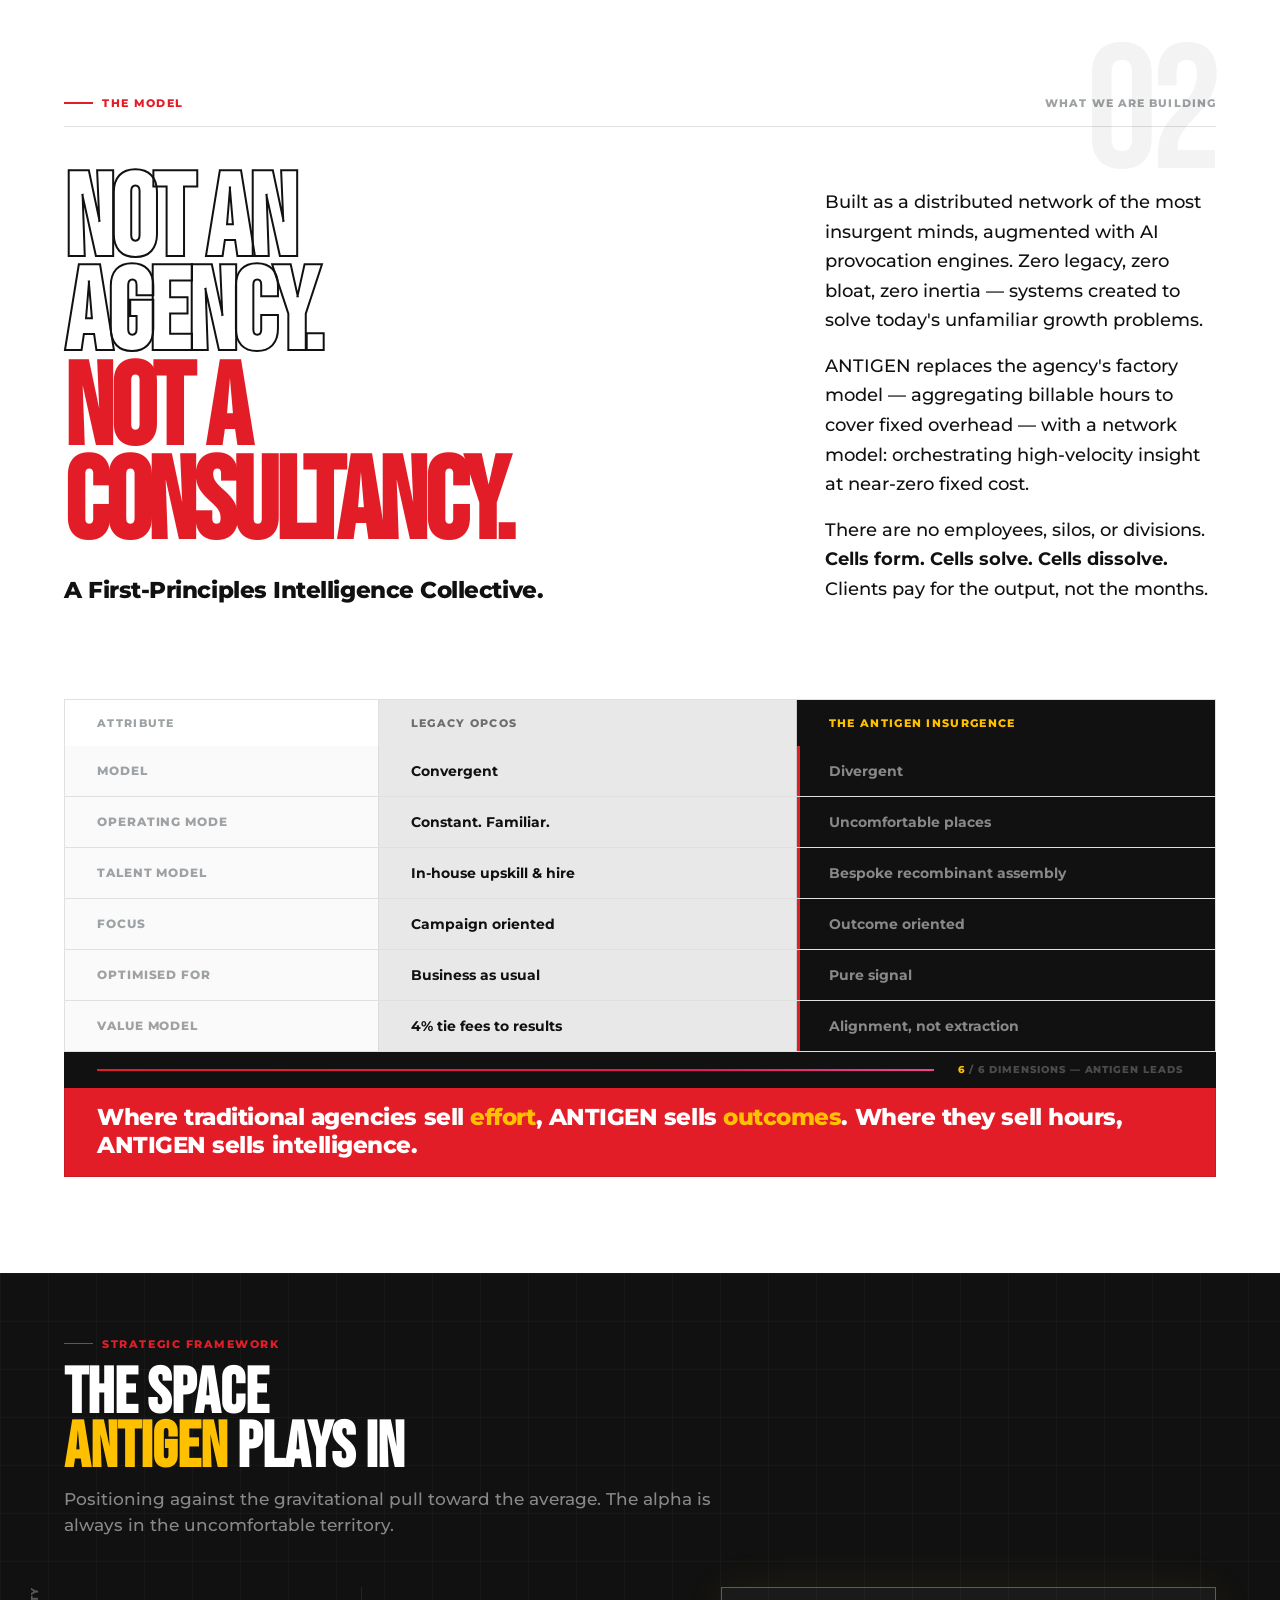
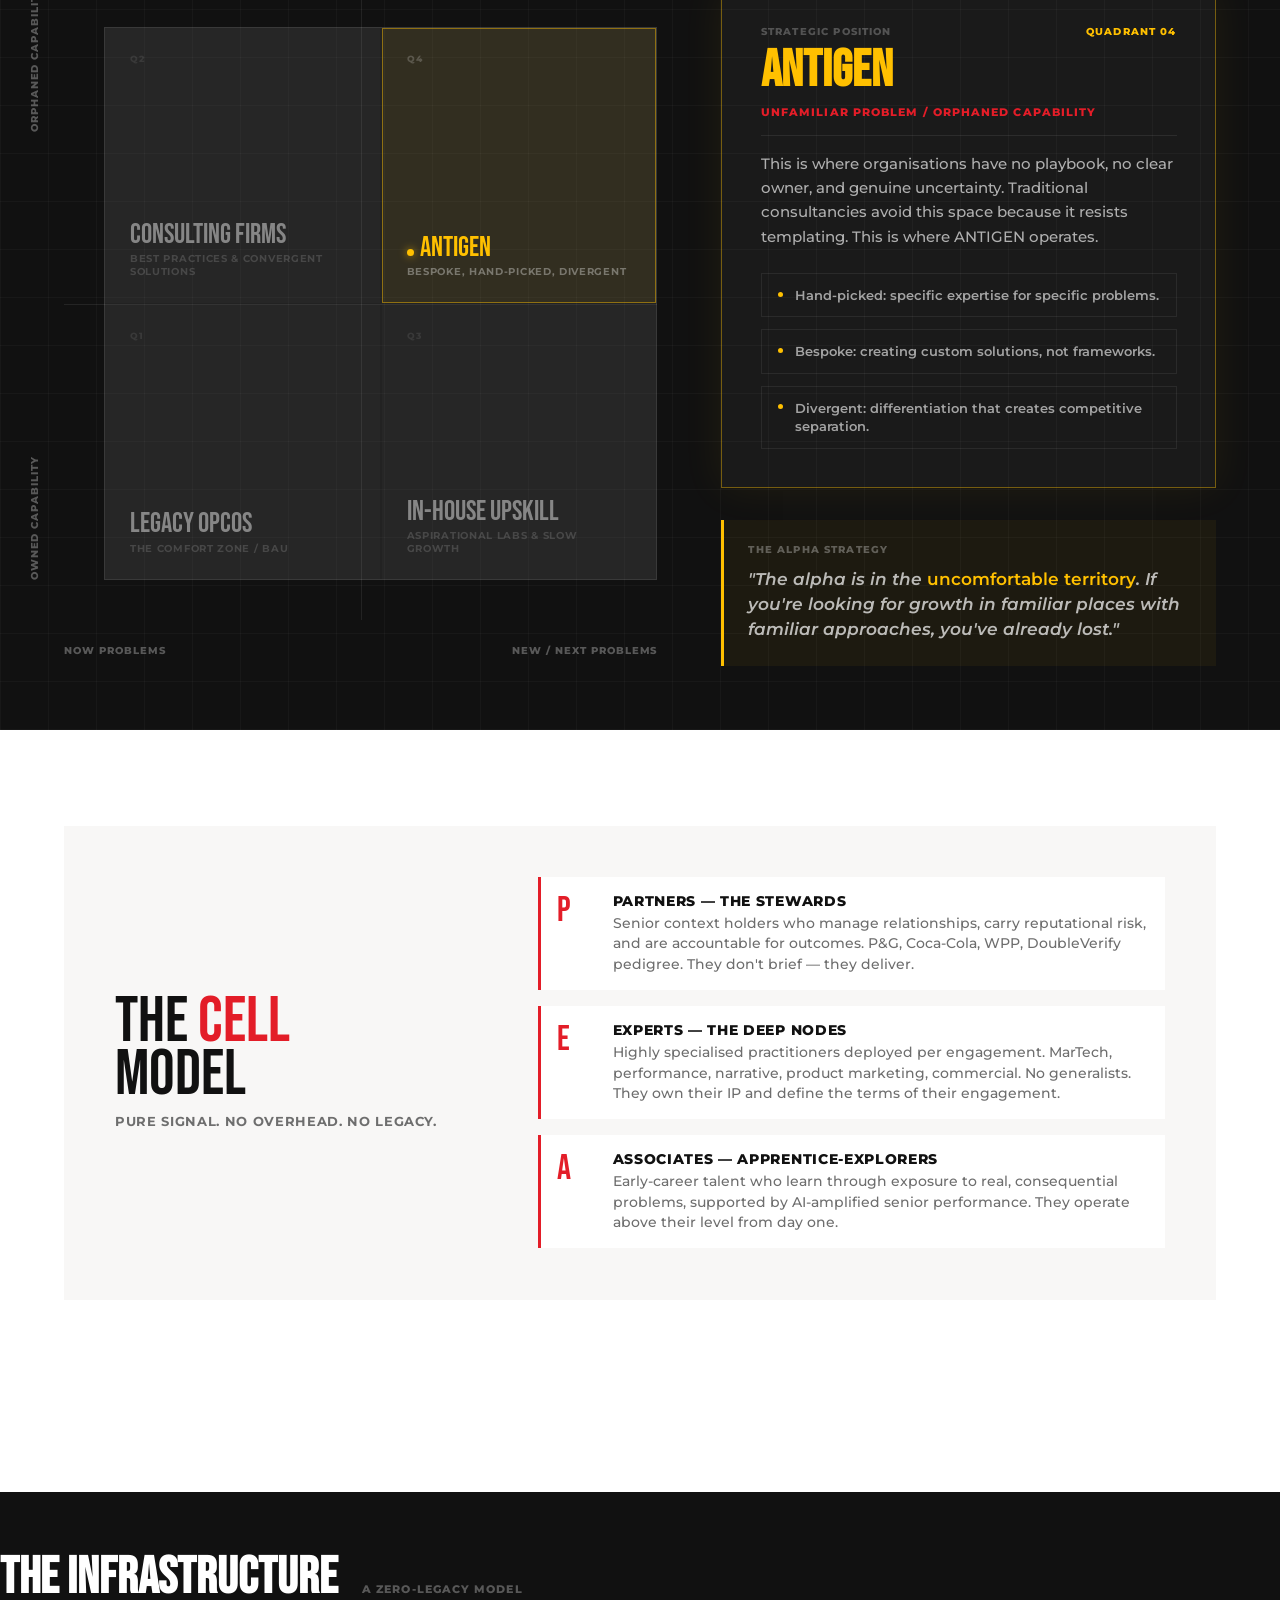
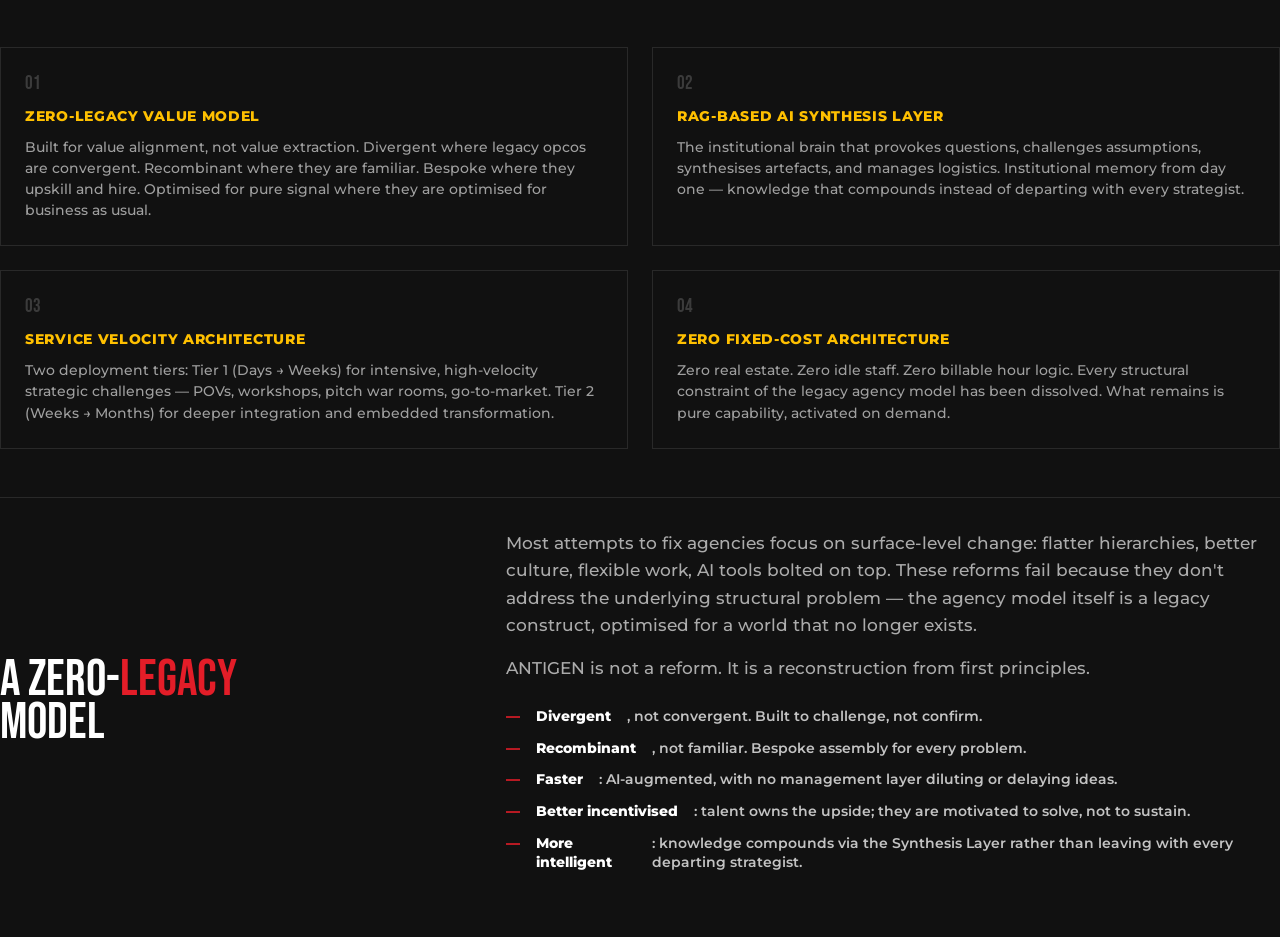
<file: Draft Pages/what.html>
<!DOCTYPE html>
<html lang="en">
<head>
<meta charset="UTF-8"/>
<meta name="viewport" content="width=device-width, initial-scale=1.0"/>
<title>ANTIGEN — The Model</title>
<link rel="preconnect" href="https://fonts.googleapis.com"/>
<link rel="preconnect" href="https://fonts.gstatic.com" crossorigin/>
<link href="https://fonts.googleapis.com/css2?family=Bebas+Neue&family=Montserrat:ital,wght@0,400;0,500;0,600;0,700;0,800;0,900;1,400;1,700&display=swap" rel="stylesheet"/>
<style>
/* ── ANTIGEN V3 · WHAT ──────────────────────────────────────────────── */
:root {
  --color-red:#e31d28; --color-magenta:#e3195b; --color-crimson:#b11226;
  --color-black:#111111; --color-white:#ffffff; --color-paper:#f8f7f6;
  --color-smoke:#e8e8e8; --color-grey:#9fa2a4; --color-yellow:#ffc000;
  --text-muted:#6e6e6e;
  --gradient-insurgence:linear-gradient(135deg,#e31d28 0%,#e3195b 72%,#f0448e 100%);
  --font-display:'Bebas Neue','Oswald',Impact,'Arial Narrow',sans-serif;
  --font-sans:'Montserrat',Arial,sans-serif;
  --type-display:clamp(3.25rem,9vw,9rem);
  --type-micro:.68rem; --type-small:.82rem;
  --page-pad:clamp(1.5rem,5vw,4.5rem);
  --space-2:.5rem; --space-3:.75rem; --space-4:1rem; --space-5:1.5rem;
  --space-6:2rem; --space-7:3rem; --space-8:4rem; --space-9:6rem;
  --rule:1px solid rgba(17,17,17,.13);
}
*,*::before,*::after{box-sizing:border-box;margin:0;padding:0;}
html{scroll-behavior:smooth;}
body{
  font-family:var(--font-sans);
  color:var(--color-black);
  background:var(--color-white);
  -webkit-font-smoothing:antialiased;
  overflow-x:hidden;
}
::selection{background:var(--color-yellow);color:var(--color-black);}

/* ── Section wrapper ─────────────────────────────────────────────────── */
#what {
  background:var(--color-white);
  padding:var(--space-9) var(--page-pad);
  overflow:hidden;
  position:relative;
}
.section-num {
  font-family:var(--font-display);
  font-size:clamp(6rem,14vw,14rem);
  line-height:.75;letter-spacing:-.04em;
  color:rgba(17,17,17,.05);
  position:absolute;right:var(--page-pad);top:var(--space-7);
  pointer-events:none;user-select:none;
}
.section-header {
  display:flex;align-items:center;justify-content:space-between;
  margin-bottom:var(--space-7);
  padding-bottom:var(--space-4);
  border-bottom:var(--rule);
}
.section-label {
  font-size:var(--type-micro);font-weight:800;
  letter-spacing:.12em;text-transform:uppercase;
  color:var(--color-red);
  display:flex;align-items:center;gap:.6rem;
}
.section-label::before{content:'';display:block;width:1.8rem;height:1.5px;background:var(--color-red);}
.section-meta{font-size:var(--type-micro);font-weight:800;letter-spacing:.1em;text-transform:uppercase;color:var(--color-grey);}

/* ── Opener ──────────────────────────────────────────────────────────── */
.what-opener {
  display:grid;
  grid-template-columns:minmax(0,7fr) minmax(0,4fr);
  gap:clamp(2rem,6vw,7rem);
  align-items:start;
  margin-bottom:var(--space-9);
}
.what-headline {
  font-family:var(--font-display);
  font-size:var(--type-display);
  line-height:.82;letter-spacing:-.03em;text-transform:uppercase;
}
.what-headline .stroke {
  -webkit-text-stroke:2px var(--color-black);color:transparent;display:block;
}
.what-headline .fill{color:var(--color-red);display:block;}
.what-tag {
  margin-top:var(--space-5);
  font-size:clamp(1.1rem,1.8vw,1.75rem);
  font-weight:800;letter-spacing:-.02em;line-height:1.15;
}
.what-intro-copy{
  font-size:clamp(1rem,1.4vw,1.3rem);font-weight:500;
  line-height:1.65;margin-top:var(--space-3);
}
.what-intro-copy p+p{margin-top:var(--space-4);}

/* ── Comparison strip — interactive ─────────────────────────────────── */
.comparison-wrap {
  margin-bottom:var(--space-9);
  position:relative;
}

/* Header row — two column labels */
.cmp-header-row {
  display:grid;
  grid-template-columns:minmax(0,3fr) minmax(0,4fr) minmax(0,4fr);
  gap:0;
  border:var(--rule);
  border-bottom:none;
}
.cmp-header-cell {
  padding:var(--space-4) clamp(1rem,2.5vw,2rem);
  font-size:var(--type-micro);font-weight:800;
  letter-spacing:.12em;text-transform:uppercase;
}
.cmp-header-cell.attr-col  { color:var(--color-grey); border-right:var(--rule); }
.cmp-header-cell.legacy-col{ color:var(--text-muted); background:var(--color-smoke); border-right:var(--rule); }
.cmp-header-cell.antigen-col{
  color:var(--color-yellow);
  background:var(--color-black);
}

/* Table body */
.cmp-table { border:var(--rule); border-top:none; position:relative; overflow:hidden; }

/* Scan line that sweeps down on entry */
.cmp-scan {
  position:absolute;
  top:0; left:0; right:0;
  height:2px;
  background:linear-gradient(90deg, transparent, var(--color-red), var(--color-yellow), transparent);
  transform:translateY(-4px);
  transition:none;
  pointer-events:none;
  z-index:10;
  opacity:0;
}
.cmp-table.scanned .cmp-scan {
  opacity:1;
  transform:translateY(calc(var(--scan-target, 0) * 1px));
  transition:transform 1.2s cubic-bezier(.16,1,.3,1), opacity .1s;
}

/* Each data row */
.cmp-row {
  display:grid;
  grid-template-columns:minmax(0,3fr) minmax(0,4fr) minmax(0,4fr);
  gap:0;
  border-bottom:var(--rule);
  cursor:default;
  position:relative;
  /* entrance animation */
  opacity:0;
  transform:translateX(-12px);
  transition:opacity .5s ease, transform .5s ease, background .2s;
}
.cmp-row:last-child { border-bottom:none; }
.cmp-row.row-visible { opacity:1; transform:none; }

/* Row hover highlight */
.cmp-row::before {
  content:'';
  position:absolute;inset:0;
  background:rgba(227,29,40,.0);
  pointer-events:none;
  transition:background .25s;
  z-index:0;
}
.cmp-row:hover::before { background:rgba(227,29,40,.04); }
.cmp-row.is-focused::before { background:rgba(227,29,40,.07); }

/* Cells inside each row */
.cmp-cell {
  padding:var(--space-4) clamp(1rem,2.5vw,2rem);
  position:relative;z-index:1;
  display:flex;align-items:center;
}
.cmp-cell.attr-cell {
  font-size:.72rem;font-weight:800;
  letter-spacing:.08em;text-transform:uppercase;
  color:var(--color-grey);
  border-right:var(--rule);
  background:rgba(17,17,17,.02);
}
.cmp-cell.legacy-cell {
  background:var(--color-smoke);
  border-right:var(--rule);
  font-size:.9rem;font-weight:700;
  color:var(--color-black);
  transition:color .2s;
}
.cmp-cell.antigen-cell {
  background:var(--color-black);
  font-size:.9rem;font-weight:700;
  color:rgba(255,255,255,.5);
  transition:color .2s, background .2s;
}

/* Antigen value — revealed per row with a typewriter wipe */
.antigen-val {
  display:inline-block;
  color:rgba(255,255,255,.5);
  transition:color .3s;
  position:relative;
}
/* Wipe-in mask */
.antigen-val::after {
  content:'';
  position:absolute;
  top:0;right:0;bottom:0;
  width:100%;
  background:var(--color-black);
  transition:width .55s cubic-bezier(.16,1,.3,1);
}
.cmp-row.row-visible .antigen-val::after { width:0%; }

/* On row focus (hover/active), pop the antigen value yellow */
.cmp-row.is-focused .antigen-val,
.cmp-row:hover .antigen-val { color:var(--color-yellow); }
.cmp-row.is-focused .legacy-cell { color:var(--text-muted); }
.cmp-row:hover .legacy-cell { color:var(--text-muted); }

/* Verdict badge that slides in on row hover */
.cmp-verdict {
  position:absolute;
  right:clamp(.75rem,2vw,1.5rem);
  top:50%;transform:translateY(-50%) translateX(8px);
  font-size:.58rem;font-weight:900;
  letter-spacing:.12em;text-transform:uppercase;
  color:var(--color-black);
  background:var(--color-yellow);
  padding:.2rem .5rem;
  opacity:0;
  transition:opacity .2s, transform .2s;
  pointer-events:none;
  white-space:nowrap;
}
.cmp-row:hover .cmp-verdict,
.cmp-row.is-focused .cmp-verdict {
  opacity:1;
  transform:translateY(-50%) translateX(0);
}

/* Win indicator bar on left edge of antigen column */
.cmp-win-bar {
  position:absolute;left:0;top:0;bottom:0;
  width:3px;
  background:var(--color-red);
  transform:scaleY(0);
  transform-origin:top;
  transition:transform .4s cubic-bezier(.16,1,.3,1);
}
.cmp-row.row-visible .cmp-win-bar { transform:scaleY(1); }
.cmp-row.is-focused .cmp-win-bar,
.cmp-row:hover .cmp-win-bar { background:var(--color-yellow); }

/* Progress counter */
.cmp-counter {
  display:flex;align-items:center;justify-content:space-between;
  padding:var(--space-3) clamp(1rem,2.5vw,2rem);
  background:var(--color-black);
  border:var(--rule);border-top:none;
}
.cmp-counter-track {
  flex:1;height:2px;background:rgba(255,255,255,.08);
  position:relative;overflow:hidden;margin-right:var(--space-5);
}
.cmp-counter-fill {
  position:absolute;top:0;left:0;height:100%;
  background:var(--gradient-insurgence);
  width:0%;
  transition:width .6s cubic-bezier(.16,1,.3,1);
}
.cmp-counter-label {
  font-size:.6rem;font-weight:800;
  letter-spacing:.1em;text-transform:uppercase;
  color:rgba(255,255,255,.25);
  white-space:nowrap;
}
.cmp-counter-label span { color:var(--color-yellow); }

/* Closing contrast line */
.comparison-close {
  background:var(--color-red);
  color:var(--color-white);
  padding:var(--space-4) clamp(1rem,2.5vw,2rem);
  font-size:clamp(1rem,1.8vw,1.55rem);
  font-weight:800;letter-spacing:-.02em;line-height:1.2;
  border:var(--rule);border-top:none;
  /* slide up on entry */
  opacity:0;transform:translateY(12px);
  transition:opacity .6s ease, transform .6s ease;
}
.comparison-close.row-visible { opacity:1; transform:none; }
.comparison-close span { color:var(--color-yellow); }

/* ── Positioning matrix ──────────────────────────────────────────────── */
.matrix-section {
  background:var(--color-black);
  padding:clamp(2.5rem,5vw,5rem) var(--page-pad);
  margin:0 calc(var(--page-pad)*-1) var(--space-9);
  position:relative;
  overflow:hidden;
}
/* Subtle grid texture */
.matrix-section::before {
  content:'';
  position:absolute;inset:0;
  background-image:
    linear-gradient(rgba(255,255,255,.03) 1px,transparent 1px),
    linear-gradient(90deg,rgba(255,255,255,.03) 1px,transparent 1px);
  background-size:48px 48px;
  pointer-events:none;
}
.matrix-header {
  margin-bottom:var(--space-7);
  position:relative;z-index:2;
}
.matrix-eyebrow {
  font-size:var(--type-micro);font-weight:800;
  letter-spacing:.14em;text-transform:uppercase;
  color:var(--color-red);
  display:flex;align-items:center;gap:.6rem;
  margin-bottom:var(--space-4);
}
.matrix-eyebrow::before{content:'';display:block;width:1.8rem;height:1.5px;background:var(--color-red);}
.matrix-title {
  font-family:var(--font-display);
  font-size:clamp(2.5rem,5vw,5rem);
  text-transform:uppercase;line-height:.85;
  color:var(--color-white);
  margin-bottom:var(--space-3);
}
.matrix-title em{font-style:normal;color:var(--color-yellow);}
.matrix-subtitle {
  font-size:clamp(1rem,1.3vw,1.15rem);font-weight:500;
  line-height:1.55;color:rgba(255,255,255,.5);
  max-width:60ch;
}

/* Main two-column layout */
.matrix-layout {
  display:grid;
  grid-template-columns:minmax(0,6fr) minmax(0,5fr);
  gap:clamp(2rem,5vw,5rem);
  align-items:start;
  position:relative;z-index:2;
}

/* The 2×2 grid */
.matrix-wrap {
  position:relative;
}
/* Axis labels */
.matrix-axis-y {
  position:absolute;
  left:-2.2rem;top:0;bottom:2.5rem;
  display:flex;flex-direction:column;
  justify-content:space-between;
  align-items:center;
  pointer-events:none;
}
.matrix-axis-x {
  position:absolute;
  bottom:-2.2rem;left:0;right:0;
  display:flex;
  justify-content:space-between;
  align-items:center;
  pointer-events:none;
}
.axis-lbl {
  font-size:.6rem;font-weight:800;
  letter-spacing:.1em;text-transform:uppercase;
  color:rgba(255,255,255,.3);
  white-space:nowrap;
}
.axis-lbl.y { writing-mode:vertical-rl; transform:rotate(180deg); }

.matrix-grid {
  display:grid;
  grid-template-columns:1fr 1fr;
  grid-template-rows:1fr 1fr;
  gap:2px;
  background:rgba(255,255,255,.07);
  border:1px solid rgba(255,255,255,.1);
  aspect-ratio:1/1;
}
.mq {
  background:rgba(255,255,255,.04);
  padding:clamp(.75rem,2vw,1.5rem);
  display:flex;flex-direction:column;justify-content:space-between;
  cursor:pointer;
  transition:background .3s, border .3s;
  border:1px solid transparent;
  position:relative;
  overflow:hidden;
}
.mq:hover { background:rgba(255,255,255,.09); border-color:rgba(255,255,255,.2); }
.mq.is-hero {
  background:rgba(255,192,0,.07);
  border:1px solid rgba(255,192,0,.45);
}
.mq.is-hero:hover { background:rgba(255,192,0,.12); border-color:var(--color-yellow); }
.mq.is-active  { background:rgba(255,192,0,.1); border-color:var(--color-yellow); }
.mq.is-dim { opacity:.45; }

/* Pulse on hero quadrant */
@keyframes mq-pulse {
  0%,100% { box-shadow:0 0 0 0 rgba(255,192,0,.0); border-color:rgba(255,192,0,.45); }
  50%      { box-shadow:0 0 18px 2px rgba(255,192,0,.18); border-color:rgba(255,192,0,.9); }
}
.mq.is-hero { animation:mq-pulse 3s ease-in-out infinite; }
.mq.is-active { animation:none; }

.mq-q {
  font-size:.58rem;font-weight:800;
  letter-spacing:.1em;text-transform:uppercase;
  color:rgba(255,255,255,.2);
  font-family:var(--font-sans);
}
.mq-name {
  font-family:var(--font-display);
  font-size:clamp(1rem,2.2vw,1.8rem);
  text-transform:uppercase;line-height:.9;
  color:var(--color-white);
}
.mq.is-hero .mq-name, .mq.is-active .mq-name { color:var(--color-yellow); }
.mq-tag {
  font-size:.62rem;font-weight:700;
  letter-spacing:.07em;text-transform:uppercase;
  color:rgba(255,255,255,.35);
  margin-top:.3rem;
  line-height:1.3;
}
/* Live dot on ANTIGEN quadrant */
.mq-dot {
  width:7px;height:7px;border-radius:50%;
  background:var(--color-yellow);
  display:inline-block;margin-right:.4rem;
  flex-shrink:0;
  box-shadow:0 0 8px rgba(255,192,0,.7);
  animation:dot-blink 2s ease-in-out infinite;
}
@keyframes dot-blink{0%,100%{opacity:1;}50%{opacity:.4;}}

/* Axis line overlays — centre crosshair */
.matrix-cross {
  position:absolute;inset:0;pointer-events:none;
}
.matrix-cross::before, .matrix-cross::after {
  content:'';position:absolute;background:rgba(255,255,255,.08);
}
.matrix-cross::before { top:50%; left:0; right:0; height:1px; }
.matrix-cross::after  { left:50%; top:0; bottom:0; width:1px; }

/* ── Detail panel ────────────────────────────────────────────────────── */
.matrix-detail {
  background:rgba(255,255,255,.04);
  border:1px solid rgba(255,255,255,.1);
  padding:clamp(1.5rem,3vw,2.5rem);
  min-height:360px;
  display:flex;flex-direction:column;
  transition:border-color .3s,box-shadow .3s;
}
.matrix-detail.is-antigen {
  border-color:rgba(255,192,0,.4);
  box-shadow:0 0 40px rgba(255,192,0,.07);
}
.detail-q {
  font-size:.6rem;font-weight:800;letter-spacing:.12em;
  text-transform:uppercase;color:rgba(255,255,255,.25);
  margin-bottom:var(--space-3);
  display:flex;align-items:center;justify-content:space-between;
}
.detail-q span { color:var(--color-yellow); }
.detail-title {
  font-family:var(--font-display);
  font-size:clamp(2rem,4vw,3.5rem);
  text-transform:uppercase;line-height:.85;
  color:var(--color-white);
  margin-bottom:var(--space-3);
}
.detail-title.is-antigen-title { color:var(--color-yellow); }
.detail-sub {
  font-size:.68rem;font-weight:800;
  letter-spacing:.1em;text-transform:uppercase;
  color:var(--color-red);
  padding-bottom:var(--space-4);
  border-bottom:1px solid rgba(255,255,255,.08);
  margin-bottom:var(--space-4);
}
.detail-body {
  font-size:.92rem;font-weight:500;
  line-height:1.65;color:rgba(255,255,255,.65);
  margin-bottom:var(--space-5);
  flex:1;
}
.detail-points { display:flex;flex-direction:column;gap:var(--space-3); }
.detail-point {
  display:flex;gap:var(--space-3);align-items:start;
  padding:var(--space-3) var(--space-4);
  border:1px solid rgba(255,255,255,.07);
  font-size:.82rem;font-weight:600;
  color:rgba(255,255,255,.6);line-height:1.4;
  transition:border-color .2s,color .2s;
}
.detail-point:hover { border-color:rgba(255,192,0,.3); color:rgba(255,255,255,.85); }
.detail-point-dot {
  width:5px;height:5px;border-radius:50%;
  background:var(--color-red);flex-shrink:0;
  margin-top:.35rem;
}
.matrix-detail.is-antigen .detail-point-dot { background:var(--color-yellow); }

/* Alpha quote */
.matrix-quote {
  margin-top:var(--space-6);
  padding:var(--space-5);
  border-left:3px solid var(--color-yellow);
  background:rgba(255,192,0,.05);
  position:relative;z-index:2;
}
.matrix-quote-kicker {
  font-size:.6rem;font-weight:800;letter-spacing:.12em;
  text-transform:uppercase;color:rgba(255,255,255,.3);
  margin-bottom:var(--space-3);
}
.matrix-quote-text {
  font-size:clamp(.9rem,1.3vw,1.15rem);
  font-weight:600;font-style:italic;
  line-height:1.5;color:rgba(255,255,255,.7);
}
.matrix-quote-text em { font-style:normal; color:var(--color-yellow); }

/* ── Cell model ──────────────────────────────────────────────────────── */
.cell-model {
  background:var(--color-paper);
  padding:clamp(2rem,4vw,4rem);
  margin-bottom:var(--space-9);
  display:grid;
  grid-template-columns:minmax(0,4fr) minmax(0,7fr);
  gap:clamp(2rem,5vw,5rem);
  align-items:center;
}
.cell-label {
  font-family:var(--font-display);
  font-size:clamp(2.5rem,5vw,5.5rem);
  line-height:.82;text-transform:uppercase;
}
.cell-label span{color:var(--color-red);}
.cell-sub{
  font-size:var(--type-small);font-weight:700;
  letter-spacing:.05em;color:var(--text-muted);
  text-transform:uppercase;margin-top:var(--space-3);
}
.cell-items{display:flex;flex-direction:column;gap:var(--space-4);}
.cell-item{
  display:grid;
  grid-template-columns:2.5rem 1fr;
  gap:var(--space-4);align-items:start;
  padding:var(--space-4);
  background:var(--color-white);
  border-left:3px solid var(--color-red);
  transition:border-color .2s,box-shadow .2s;
}
.cell-item:hover{
  border-color:var(--color-black);
  box-shadow:4px 0 0 var(--color-red);
}
.cell-item-num{
  font-family:var(--font-display);
  font-size:2.2rem;line-height:1;color:var(--color-red);
}
.cell-item-title{
  font-weight:800;text-transform:uppercase;
  letter-spacing:.05em;font-size:.85rem;margin-bottom:.25rem;
}
.cell-item-desc{
  font-size:.85rem;font-weight:500;
  color:var(--text-muted);line-height:1.5;
}

/* ── Infrastructure list ─────────────────────────────────────────────── */
.infra-section {
  background:var(--color-black);
  padding:clamp(2.5rem,5vw,5rem) var(--page-pad);
  margin:0 calc(var(--page-pad)*-1);
  margin-bottom:0;
}
.infra-header {
  display:flex;align-items:baseline;gap:var(--space-5);
  margin-bottom:var(--space-7);
  flex-wrap:wrap;
}
.infra-title {
  font-family:var(--font-display);
  font-size:clamp(2rem,4vw,4rem);
  text-transform:uppercase;line-height:.85;
  color:var(--color-white);
}
.infra-subtitle {
  font-size:var(--type-micro);font-weight:800;
  letter-spacing:.1em;text-transform:uppercase;
  color:rgba(255,255,255,.3);
}
.infra-grid {
  display:grid;
  grid-template-columns:repeat(2,minmax(0,1fr));
  gap:var(--space-5);
}
.infra-item {
  border:1px solid rgba(255,255,255,.1);
  padding:var(--space-5);
  position:relative;
  transition:border-color .2s,background .2s;
}
.infra-item:hover{
  border-color:rgba(227,29,40,.5);
  background:rgba(227,29,40,.05);
}
.infra-item-num{
  font-family:var(--font-display);
  font-size:1.2rem;
  color:rgba(255,255,255,.18);
  margin-bottom:var(--space-3);
}
.infra-item-title{
  font-weight:800;text-transform:uppercase;
  letter-spacing:.05em;font-size:.88rem;
  color:var(--color-yellow);
  margin-bottom:var(--space-3);
}
.infra-item-desc{
  font-size:.85rem;font-weight:500;
  color:rgba(255,255,255,.6);line-height:1.55;
}

/* Zero-legacy strip */
.zero-legacy-strip {
  margin-top:var(--space-7);
  padding-top:var(--space-6);
  border-top:1px solid rgba(255,255,255,.1);
  display:grid;
  grid-template-columns:minmax(0,4fr) minmax(0,7fr);
  gap:clamp(2rem,5vw,5rem);
  align-items:center;
}
.zero-legacy-label {
  font-family:var(--font-display);
  font-size:clamp(2rem,4vw,4.5rem);
  text-transform:uppercase;line-height:.85;
  color:var(--color-white);
}
.zero-legacy-label em{font-style:normal;color:var(--color-red);}
.zero-legacy-copy{
  font-size:clamp(1rem,1.3vw,1.2rem);font-weight:500;
  line-height:1.65;color:rgba(255,255,255,.65);
}
.zero-legacy-copy p+p{margin-top:var(--space-4);}

/* Result bullets */
.result-list{
  display:flex;flex-direction:column;gap:var(--space-3);
  margin-top:var(--space-5);
}
.result-item{
  display:flex;gap:var(--space-4);align-items:start;
  font-size:.88rem;font-weight:600;
  color:rgba(255,255,255,.75);line-height:1.4;
}
.result-item::before{
  content:'—';
  color:var(--color-red);flex-shrink:0;
  font-weight:800;
}
.result-item strong{color:var(--color-white);font-weight:800;}

/* ── Scroll reveal ──────────────────────────────────────────────────────── */
.reveal{opacity:0;transform:translateY(24px);transition:opacity .7s ease,transform .7s ease;}
.reveal.visible{opacity:1;transform:none;}
.reveal-left{opacity:0;transform:translateX(-28px);transition:opacity .7s ease,transform .7s ease;}
.reveal-left.visible{opacity:1;transform:none;}
.stagger > *{opacity:0;transform:translateY(18px);transition:opacity .6s ease,transform .6s ease;}
.stagger.visible > *:nth-child(1){opacity:1;transform:none;transition-delay:.05s;}
.stagger.visible > *:nth-child(2){opacity:1;transform:none;transition-delay:.18s;}
.stagger.visible > *:nth-child(3){opacity:1;transform:none;transition-delay:.31s;}
.stagger.visible > *:nth-child(4){opacity:1;transform:none;transition-delay:.44s;}

/* ── Responsive ─────────────────────────────────────────────────────────── */
@media(max-width:900px){
  .what-opener{grid-template-columns:1fr;}
  .comparison-strip{grid-template-columns:1fr;}
  .matrix-layout{grid-template-columns:1fr;}
  .matrix-detail{min-height:auto;}
  .cell-model{grid-template-columns:1fr;}
  .infra-grid{grid-template-columns:1fr;}
  .zero-legacy-strip{grid-template-columns:1fr;}
  .matrix-axis-y,.matrix-axis-x{display:none;}
  .matrix-wrap{padding:0;}
}
@media(max-width:560px){:root{--page-pad:1.25rem;}}
</style>
</head>
<body>

<section id="what">
  <div class="section-num" aria-hidden="true">02</div>

  <div class="section-header">
    <span class="section-label">The Model</span>
    <span class="section-meta">What we are building</span>
  </div>

  <!-- Opener -->
  <div class="what-opener reveal">
    <div>
      <h2 class="what-headline">
        <span class="stroke">NOT AN</span>
        <span class="stroke">AGENCY.</span>
        <span class="fill">NOT A</span>
        <span class="fill">CONSULTANCY.</span>
      </h2>
      <p class="what-tag">A First-Principles Intelligence Collective.</p>
    </div>
    <div class="what-intro-copy">
      <p>Built as a distributed network of the most insurgent minds, augmented with AI provocation engines. Zero legacy, zero bloat, zero inertia — systems created to solve today's unfamiliar growth problems.</p>
      <p>ANTIGEN replaces the agency's factory model — aggregating billable hours to cover fixed overhead — with a network model: orchestrating high-velocity insight at near-zero fixed cost.</p>
      <p>There are no employees, silos, or divisions. <strong>Cells form. Cells solve. Cells dissolve.</strong> Clients pay for the output, not the months.</p>
    </div>
  </div>

  <!-- Comparison strip — interactive -->
  <div class="comparison-wrap reveal">

    <!-- Column headers -->
    <div class="cmp-header-row">
      <div class="cmp-header-cell attr-col">Attribute</div>
      <div class="cmp-header-cell legacy-col">Legacy OpCos</div>
      <div class="cmp-header-cell antigen-col">The Antigen Insurgence</div>
    </div>

    <!-- Table body -->
    <div class="cmp-table" id="cmpTable">
      <div class="cmp-scan" id="cmpScan"></div>

      <div class="cmp-row" data-verdict="ANTIGEN WINS">
        <div class="cmp-cell attr-cell">Model</div>
        <div class="cmp-cell legacy-cell">Convergent</div>
        <div class="cmp-cell antigen-cell">
          <div class="cmp-win-bar"></div>
          <span class="antigen-val">Divergent</span>
          <span class="cmp-verdict">Insurgent</span>
        </div>
      </div>

      <div class="cmp-row" data-verdict="ANTIGEN WINS">
        <div class="cmp-cell attr-cell">Operating mode</div>
        <div class="cmp-cell legacy-cell">Constant. Familiar.</div>
        <div class="cmp-cell antigen-cell">
          <div class="cmp-win-bar"></div>
          <span class="antigen-val">Uncomfortable places</span>
          <span class="cmp-verdict">Insurgent</span>
        </div>
      </div>

      <div class="cmp-row" data-verdict="ANTIGEN WINS">
        <div class="cmp-cell attr-cell">Talent model</div>
        <div class="cmp-cell legacy-cell">In-house upskill &amp; hire</div>
        <div class="cmp-cell antigen-cell">
          <div class="cmp-win-bar"></div>
          <span class="antigen-val">Bespoke recombinant assembly</span>
          <span class="cmp-verdict">Insurgent</span>
        </div>
      </div>

      <div class="cmp-row" data-verdict="ANTIGEN WINS">
        <div class="cmp-cell attr-cell">Focus</div>
        <div class="cmp-cell legacy-cell">Campaign oriented</div>
        <div class="cmp-cell antigen-cell">
          <div class="cmp-win-bar"></div>
          <span class="antigen-val">Outcome oriented</span>
          <span class="cmp-verdict">Insurgent</span>
        </div>
      </div>

      <div class="cmp-row" data-verdict="ANTIGEN WINS">
        <div class="cmp-cell attr-cell">Optimised for</div>
        <div class="cmp-cell legacy-cell">Business as usual</div>
        <div class="cmp-cell antigen-cell">
          <div class="cmp-win-bar"></div>
          <span class="antigen-val">Pure signal</span>
          <span class="cmp-verdict">Insurgent</span>
        </div>
      </div>

      <div class="cmp-row" data-verdict="ANTIGEN WINS">
        <div class="cmp-cell attr-cell">Value model</div>
        <div class="cmp-cell legacy-cell">4% tie fees to results</div>
        <div class="cmp-cell antigen-cell">
          <div class="cmp-win-bar"></div>
          <span class="antigen-val">Alignment, not extraction</span>
          <span class="cmp-verdict">Insurgent</span>
        </div>
      </div>

    </div><!-- /cmp-table -->

    <!-- Progress bar -->
    <div class="cmp-counter">
      <div class="cmp-counter-track"><div class="cmp-counter-fill" id="cmpFill"></div></div>
      <p class="cmp-counter-label"><span id="cmpCount">0</span> / 6 dimensions — ANTIGEN leads</p>
    </div>

    <!-- Closing statement -->
    <div class="comparison-close">
      Where traditional agencies sell <span>effort</span>, ANTIGEN sells <span>outcomes</span>. Where they sell hours, ANTIGEN sells intelligence.
    </div>

  </div><!-- /comparison-wrap -->

  <!-- Positioning Matrix -->
  <div class="matrix-section reveal">

    <div class="matrix-header">
      <p class="matrix-eyebrow">Strategic Framework</p>
      <h3 class="matrix-title">THE SPACE<br/><em>ANTIGEN</em> PLAYS IN</h3>
      <p class="matrix-subtitle">Positioning against the gravitational pull toward the average. The alpha is always in the uncomfortable territory.</p>
    </div>

    <div class="matrix-layout">

      <!-- 2×2 grid -->
      <div class="matrix-wrap" style="padding:2.5rem 0 2.5rem 2.5rem;">
        <!-- Y axis -->
        <div class="matrix-axis-y">
          <span class="axis-lbl y">Orphaned Capability</span>
          <span class="axis-lbl y">Owned Capability</span>
        </div>
        <!-- X axis -->
        <div class="matrix-axis-x">
          <span class="axis-lbl">Now Problems</span>
          <span class="axis-lbl">New / Next Problems</span>
        </div>

        <div class="matrix-grid" id="matrix-grid">
          <div class="matrix-cross"></div>

          <!-- Q2: Consulting Firms — top left -->
          <div class="mq is-dim" data-key="consulting" onclick="selectQ(this)" onmouseenter="hoverQ(this)" onmouseleave="unhoverQ()">
            <span class="mq-q">Q2</span>
            <div>
              <p class="mq-name">Consulting Firms</p>
              <p class="mq-tag">Best practices &amp; convergent solutions</p>
            </div>
          </div>

          <!-- Q4: ANTIGEN — top right (HERO) -->
          <div class="mq is-hero" data-key="antigen" onclick="selectQ(this)" onmouseenter="hoverQ(this)" onmouseleave="unhoverQ()">
            <span class="mq-q">Q4</span>
            <div>
              <p class="mq-name"><span class="mq-dot"></span>ANTIGEN</p>
              <p class="mq-tag">Bespoke, hand-picked, divergent</p>
            </div>
          </div>

          <!-- Q1: Legacy OpCos — bottom left -->
          <div class="mq is-dim" data-key="legacy" onclick="selectQ(this)" onmouseenter="hoverQ(this)" onmouseleave="unhoverQ()">
            <span class="mq-q">Q1</span>
            <div>
              <p class="mq-name">Legacy OpCos</p>
              <p class="mq-tag">The comfort zone / BAU</p>
            </div>
          </div>

          <!-- Q3: In-House Upskill — bottom right -->
          <div class="mq is-dim" data-key="upskill" onclick="selectQ(this)" onmouseenter="hoverQ(this)" onmouseleave="unhoverQ()">
            <span class="mq-q">Q3</span>
            <div>
              <p class="mq-name">In-House Upskill</p>
              <p class="mq-tag">Aspirational labs &amp; slow growth</p>
            </div>
          </div>

        </div>
      </div>

      <!-- Detail panel -->
      <div>
        <div class="matrix-detail is-antigen" id="matrix-detail">
          <p class="detail-q">Strategic position <span id="d-q">Quadrant 04</span></p>
          <h4 class="detail-title is-antigen-title" id="d-title">ANTIGEN</h4>
          <p class="detail-sub" id="d-sub">Unfamiliar Problem / Orphaned Capability</p>
          <p class="detail-body" id="d-body">This is where organisations have no playbook, no clear owner, and genuine uncertainty. Traditional consultancies avoid this space because it resists templating. This is where ANTIGEN operates.</p>
          <div class="detail-points" id="d-points">
            <div class="detail-point"><span class="detail-point-dot"></span>Hand-picked: specific expertise for specific problems.</div>
            <div class="detail-point"><span class="detail-point-dot"></span>Bespoke: creating custom solutions, not frameworks.</div>
            <div class="detail-point"><span class="detail-point-dot"></span>Divergent: differentiation that creates competitive separation.</div>
          </div>
        </div>

        <div class="matrix-quote">
          <p class="matrix-quote-kicker">The Alpha Strategy</p>
          <p class="matrix-quote-text">"The alpha is in the <em>uncomfortable territory</em>. If you're looking for growth in familiar places with familiar approaches, you've already lost."</p>
        </div>
      </div>

    </div>
  </div>

  <!-- Cell model -->
  <div class="cell-model reveal">
    <div>
      <p class="cell-label">THE <span>CELL</span><br/>MODEL</p>
      <p class="cell-sub">Pure signal. No overhead. No legacy.</p>
    </div>
    <div class="cell-items stagger">
      <div class="cell-item">
        <span class="cell-item-num">P</span>
        <div>
          <p class="cell-item-title">Partners — The Stewards</p>
          <p class="cell-item-desc">Senior context holders who manage relationships, carry reputational risk, and are accountable for outcomes. P&amp;G, Coca-Cola, WPP, DoubleVerify pedigree. They don't brief — they deliver.</p>
        </div>
      </div>
      <div class="cell-item">
        <span class="cell-item-num">E</span>
        <div>
          <p class="cell-item-title">Experts — The Deep Nodes</p>
          <p class="cell-item-desc">Highly specialised practitioners deployed per engagement. MarTech, performance, narrative, product marketing, commercial. No generalists. They own their IP and define the terms of their engagement.</p>
        </div>
      </div>
      <div class="cell-item">
        <span class="cell-item-num">A</span>
        <div>
          <p class="cell-item-title">Associates — Apprentice-Explorers</p>
          <p class="cell-item-desc">Early-career talent who learn through exposure to real, consequential problems, supported by AI-amplified senior performance. They operate above their level from day one.</p>
        </div>
      </div>
    </div>
  </div>

</section>

<!-- Infrastructure section -->
<div class="infra-section">
  <div class="infra-header reveal">
    <h3 class="infra-title">THE INFRASTRUCTURE</h3>
    <p class="infra-subtitle">A Zero-Legacy Model</p>
  </div>

  <div class="infra-grid stagger">
    <div class="infra-item">
      <p class="infra-item-num">01</p>
      <p class="infra-item-title">Zero-Legacy Value Model</p>
      <p class="infra-item-desc">Built for value alignment, not value extraction. Divergent where legacy opcos are convergent. Recombinant where they are familiar. Bespoke where they upskill and hire. Optimised for pure signal where they are optimised for business as usual.</p>
    </div>
    <div class="infra-item">
      <p class="infra-item-num">02</p>
      <p class="infra-item-title">RAG-Based AI Synthesis Layer</p>
      <p class="infra-item-desc">The institutional brain that provokes questions, challenges assumptions, synthesises artefacts, and manages logistics. Institutional memory from day one — knowledge that compounds instead of departing with every strategist.</p>
    </div>
    <div class="infra-item">
      <p class="infra-item-num">03</p>
      <p class="infra-item-title">Service Velocity Architecture</p>
      <p class="infra-item-desc">Two deployment tiers: Tier 1 (Days → Weeks) for intensive, high-velocity strategic challenges — POVs, workshops, pitch war rooms, go-to-market. Tier 2 (Weeks → Months) for deeper integration and embedded transformation.</p>
    </div>
    <div class="infra-item">
      <p class="infra-item-num">04</p>
      <p class="infra-item-title">Zero Fixed-Cost Architecture</p>
      <p class="infra-item-desc">Zero real estate. Zero idle staff. Zero billable hour logic. Every structural constraint of the legacy agency model has been dissolved. What remains is pure capability, activated on demand.</p>
    </div>
  </div>

  <div class="zero-legacy-strip reveal">
    <div>
      <p class="zero-legacy-label">A ZERO-<em>LEGACY</em><br/>MODEL</p>
    </div>
    <div class="zero-legacy-copy">
      <p>Most attempts to fix agencies focus on surface-level change: flatter hierarchies, better culture, flexible work, AI tools bolted on top. These reforms fail because they don't address the underlying structural problem — the agency model itself is a legacy construct, optimised for a world that no longer exists.</p>
      <p>ANTIGEN is not a reform. It is a reconstruction from first principles.</p>
      <div class="result-list">
        <div class="result-item"><strong>Divergent</strong>, not convergent. Built to challenge, not confirm.</div>
        <div class="result-item"><strong>Recombinant</strong>, not familiar. Bespoke assembly for every problem.</div>
        <div class="result-item"><strong>Faster</strong>: AI-augmented, with no management layer diluting or delaying ideas.</div>
        <div class="result-item"><strong>Better incentivised</strong>: talent owns the upside; they are motivated to solve, not to sustain.</div>
        <div class="result-item"><strong>More intelligent</strong>: knowledge compounds via the Synthesis Layer rather than leaving with every departing strategist.</div>
      </div>
    </div>
  </div>
</div>

<script>
/* ── Scroll reveal ─────────────────────────────────────────────── */
(function(){
  const obs = new IntersectionObserver((entries)=>{
    entries.forEach(e=>{ if(e.isIntersecting) e.target.classList.add('visible'); });
  },{threshold:.1,rootMargin:'0px 0px -50px 0px'});
  document.querySelectorAll('.reveal,.reveal-left,.stagger').forEach(el=>obs.observe(el));
})();

/* ── Comparison table animation ────────────────────────────────── */
(function(){
  const table    = document.getElementById('cmpTable');
  const scan     = document.getElementById('cmpScan');
  const fill     = document.getElementById('cmpFill');
  const countEl  = document.getElementById('cmpCount');
  const rows     = Array.from(table.querySelectorAll('.cmp-row'));
  const closeEl  = document.querySelector('.comparison-close');
  let animated   = false;

  function runAnimation() {
    if(animated) return;
    animated = true;

    // Sweep the scan line across the full table height
    const tableH = table.offsetHeight;
    table.classList.add('scanned');
    table.style.setProperty('--scan-target', tableH + 'px');
    scan.style.opacity = '1';

    // Stagger each row's entrance + wipe reveal
    rows.forEach((row, i) => {
      const delay = 120 + i * 140; // ms
      setTimeout(() => {
        row.classList.add('row-visible');
        // Tick up the counter
        const pct = Math.round(((i + 1) / rows.length) * 100);
        fill.style.width = pct + '%';
        countEl.textContent = i + 1;
      }, delay);
    });

    // Fade in the closing line after all rows
    setTimeout(() => {
      if(closeEl) closeEl.classList.add('row-visible');
      // Fade scan line out
      setTimeout(()=>{ scan.style.opacity='0'; }, 400);
    }, 120 + rows.length * 140 + 200);
  }

  // Trigger when the table scrolls into view
  const tableObs = new IntersectionObserver((entries) => {
    entries.forEach(e => { if(e.isIntersecting) runAnimation(); });
  }, { threshold: 0.2 });
  tableObs.observe(table);

  // Row hover — focus / unfocus behaviour
  rows.forEach(row => {
    row.addEventListener('mouseenter', () => {
      rows.forEach(r => r.classList.toggle('is-focused', r === row));
    });
    row.addEventListener('mouseleave', () => {
      rows.forEach(r => r.classList.remove('is-focused'));
    });
  });
})();

/* ── Positioning matrix interaction ────────────────────────────── */
const matrixData = {
  consulting: {
    q:'Quadrant 02', title:'Consulting Firms',
    sub:'Familiar Problem / Orphaned Capability',
    body:'When organisations lack capability for known challenges, they call McKinsey, BCG, or Bain. These firms arrive with "best practices" and playbooks that deliver convergent solutions.',
    points:[
      'Pulls organisations toward industry norms.',
      'Reduces variance by design.',
      'Makes companies more like each other, not less.'
    ],
    hero:false
  },
  antigen: {
    q:'Quadrant 04', title:'ANTIGEN',
    sub:'Unfamiliar Problem / Orphaned Capability',
    body:'This is where organisations have no playbook, no clear owner, and genuine uncertainty. Traditional consultancies avoid this space because it resists templating. This is where ANTIGEN operates.',
    points:[
      'Hand-picked: specific expertise for specific problems.',
      'Bespoke: creating custom solutions, not frameworks.',
      'Divergent: differentiation that creates competitive separation.'
    ],
    hero:true
  },
  legacy: {
    q:'Quadrant 01', title:'Legacy OpCos',
    sub:'Familiar Problem / Owned Capability',
    body:"The domain of operational efficiency. This is 'business as usual' — campaign-oriented work that keeps the lights on but rarely transforms anything.",
    points:[
      'The comfort zone: precisely where growth goes to die.',
      'Optimising what is already known.',
      'Strategic breakthrough is rarely the focus.'
    ],
    hero:false
  },
  upskill: {
    q:'Quadrant 03', title:'In-House Upskill',
    sub:'New Problem / Owned Capability',
    body:'The aspirational response to new problems. Organisations try to build internal capability to handle shifts like AI or new channels.',
    points:[
      'Noble but slow impulse.',
      'By the time capability is built, the problem has mutated.',
      'Often creates innovation labs that lack organisational sponsorship.'
    ],
    hero:false
  }
};

let activeKey = 'antigen';

function renderDetail(key) {
  const d = matrixData[key];
  const panel = document.getElementById('matrix-detail');
  document.getElementById('d-q').textContent = d.q;
  const titleEl = document.getElementById('d-title');
  titleEl.textContent = d.title;
  titleEl.className = 'detail-title' + (d.hero ? ' is-antigen-title' : '');
  document.getElementById('d-sub').textContent = d.sub;
  document.getElementById('d-body').textContent = d.body;
  const pts = document.getElementById('d-points');
  pts.innerHTML = d.points.map(p =>
    `<div class="detail-point"><span class="detail-point-dot"></span>${p}</div>`
  ).join('');
  panel.className = 'matrix-detail' + (d.hero ? ' is-antigen' : '');
}

function selectQ(el) {
  activeKey = el.dataset.key;
  document.querySelectorAll('.mq').forEach(q => {
    const isActive = q.dataset.key === activeKey;
    const isHero   = q.dataset.key === 'antigen';
    q.classList.toggle('is-active', isActive && !isHero);
    q.classList.toggle('is-hero',   isHero);
    q.classList.toggle('is-dim',    !isActive);
  });
  renderDetail(activeKey);
}

function hoverQ(el) {
  if(el.dataset.key !== activeKey) renderDetail(el.dataset.key);
}

function unhoverQ() {
  renderDetail(activeKey);
}

// Initialise
renderDetail('antigen');
document.querySelectorAll('.mq').forEach(q => {
  if(q.dataset.key !== 'antigen') q.classList.add('is-dim');
});
</script>
</body>
</html>
</file>
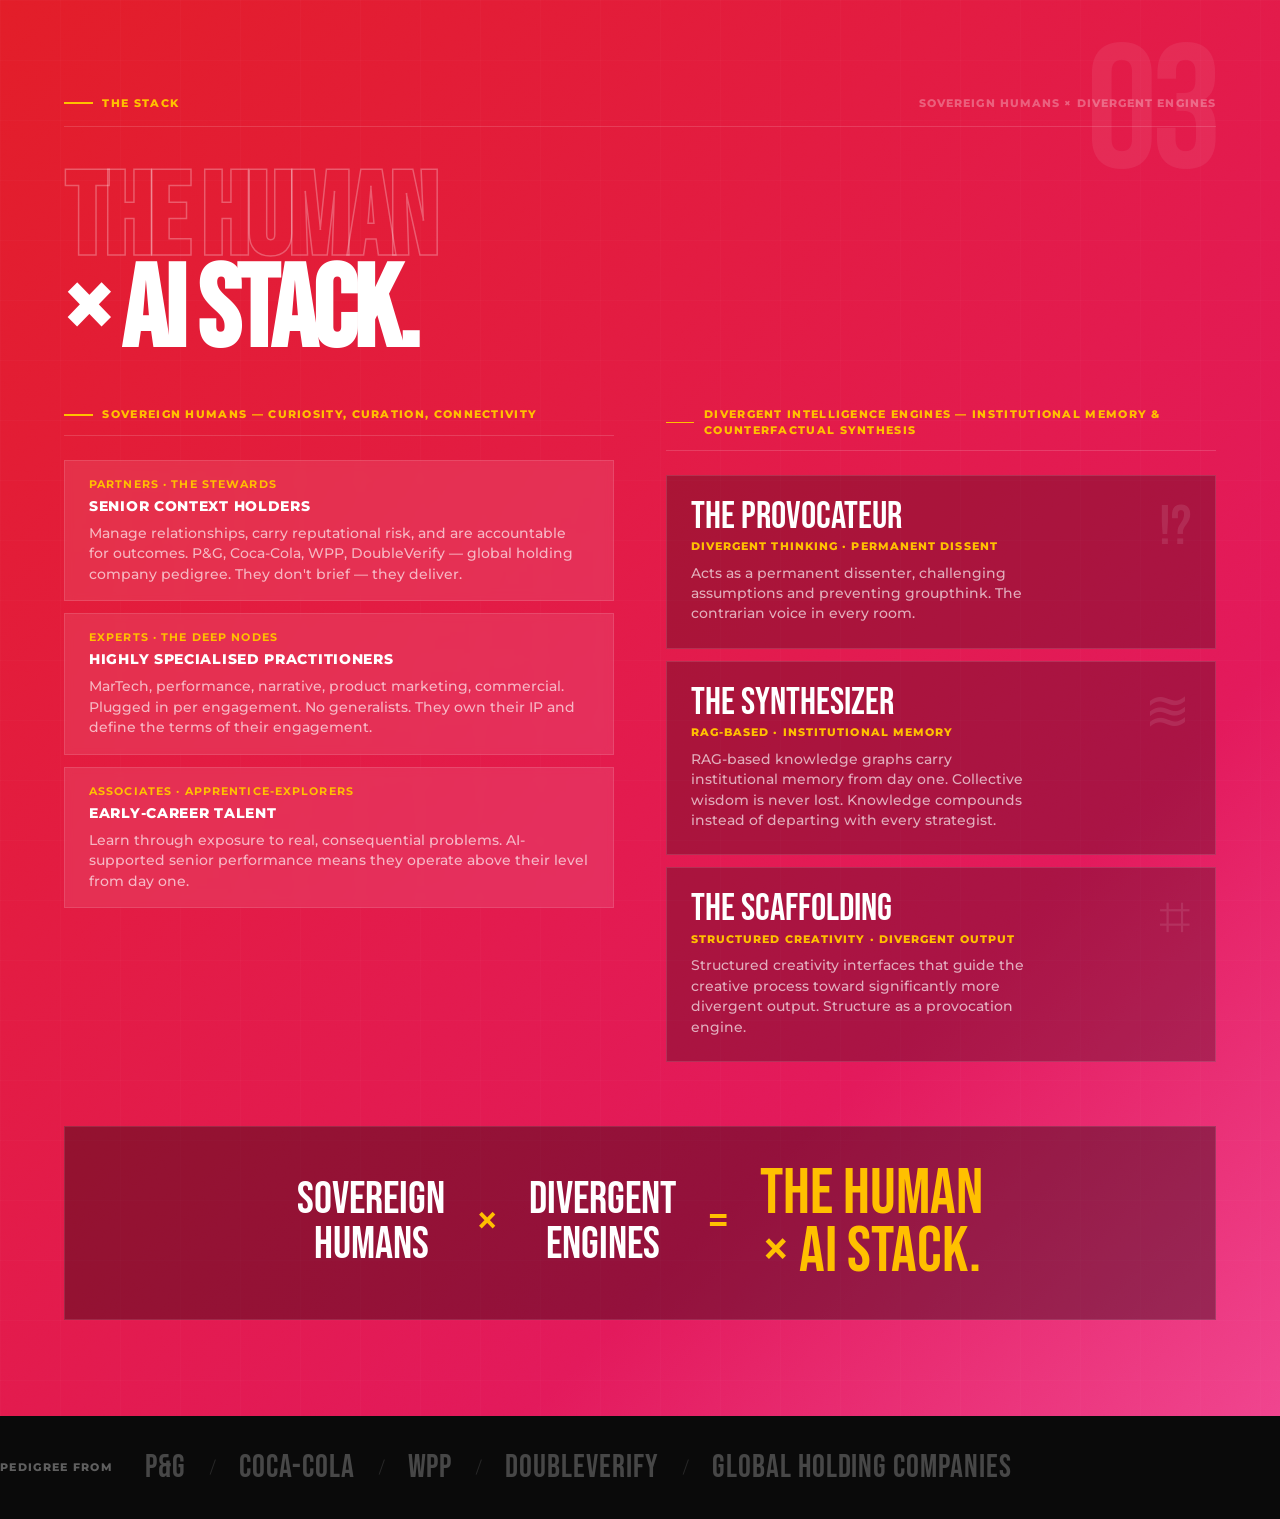
<file: Draft Pages/who.html>
<!DOCTYPE html>
<html lang="en">
<head>
<meta charset="UTF-8"/>
<meta name="viewport" content="width=device-width, initial-scale=1.0"/>
<title>ANTIGEN — The Human × AI Stack</title>
<link rel="preconnect" href="https://fonts.googleapis.com"/>
<link rel="preconnect" href="https://fonts.gstatic.com" crossorigin/>
<link href="https://fonts.googleapis.com/css2?family=Bebas+Neue&family=Montserrat:ital,wght@0,400;0,500;0,600;0,700;0,800;0,900;1,400;1,700&display=swap" rel="stylesheet"/>
<style>
/* ── ANTIGEN V3 · WHO ────────────────────────────────────────────────── */
:root {
  --color-red:#e31d28; --color-magenta:#e3195b;
  --color-black:#111111; --color-white:#ffffff;
  --color-paper:#f8f7f6; --color-smoke:#e8e8e8;
  --color-grey:#9fa2a4; --color-yellow:#ffc000;
  --text-muted:#6e6e6e;
  --gradient-insurgence:linear-gradient(135deg,#e31d28 0%,#e3195b 72%,#f0448e 100%);
  --font-display:'Bebas Neue','Oswald',Impact,'Arial Narrow',sans-serif;
  --font-sans:'Montserrat',Arial,sans-serif;
  --type-display:clamp(3.25rem,9vw,9rem);
  --type-micro:.68rem;
  --page-pad:clamp(1.5rem,5vw,4.5rem);
  --space-3:.75rem; --space-4:1rem; --space-5:1.5rem;
  --space-6:2rem; --space-7:3rem; --space-8:4rem; --space-9:6rem;
  --rule:1px solid rgba(17,17,17,.13);
}
*,*::before,*::after{box-sizing:border-box;margin:0;padding:0;}
html{scroll-behavior:smooth;}
body{
  font-family:var(--font-sans);
  color:var(--color-white);
  background:var(--color-black);
  -webkit-font-smoothing:antialiased;
  overflow-x:hidden;
}
::selection{background:var(--color-yellow);color:var(--color-black);}

/* ── Section wrapper ──────────────────────────────────────────────────── */
#who {
  background:var(--gradient-insurgence);
  color:var(--color-white);
  padding:var(--space-9) var(--page-pad);
  overflow:hidden;
  position:relative;
}
/* Grid texture */
#who::before {
  content:'';
  position:absolute;inset:0;
  background-image:
    linear-gradient(rgba(255,255,255,.04) 1px,transparent 1px),
    linear-gradient(90deg,rgba(255,255,255,.04) 1px,transparent 1px);
  background-size:60px 60px;
  pointer-events:none;
  opacity:.5;
}
/* Noise overlay */
#who::after {
  content:'';
  position:absolute;inset:0;
  background-image:url("data:image/svg+xml,%3Csvg viewBox='0 0 256 256' xmlns='http://www.w3.org/2000/svg'%3E%3Cfilter id='n'%3E%3CfeTurbulence type='fractalNoise' baseFrequency='0.9' numOctaves='4' stitchTiles='stitch'/%3E%3C/filter%3E%3Crect width='100%25' height='100%25' filter='url(%23n)' opacity='0.04'/%3E%3C/svg%3E");
  background-size:200px 200px;
  pointer-events:none;
  mix-blend-mode:overlay;
}

.section-num {
  font-family:var(--font-display);
  font-size:clamp(6rem,14vw,14rem);
  line-height:.75;letter-spacing:-.04em;
  color:rgba(255,255,255,.07);
  position:absolute;right:var(--page-pad);top:var(--space-7);
  pointer-events:none;user-select:none;
  z-index:1;
}
.section-header {
  display:flex;align-items:center;justify-content:space-between;
  margin-bottom:var(--space-7);
  padding-bottom:var(--space-4);
  border-bottom:1px solid rgba(255,255,255,.14);
  position:relative;z-index:2;
}
.section-label {
  font-size:var(--type-micro);font-weight:800;
  letter-spacing:.12em;text-transform:uppercase;
  color:var(--color-yellow);
  display:flex;align-items:center;gap:.6rem;
}
.section-label::before{content:'';display:block;width:1.8rem;height:1.5px;background:var(--color-yellow);}
.section-meta{font-size:var(--type-micro);font-weight:800;letter-spacing:.1em;text-transform:uppercase;color:rgba(255,255,255,.3);}

/* ── Stack headline ───────────────────────────────────────────────────── */
.who-stack-headline {
  font-family:var(--font-display);
  font-size:var(--type-display);
  line-height:.8;letter-spacing:-.03em;text-transform:uppercase;
  margin-bottom:var(--space-7);
  position:relative;z-index:2;
}
.who-stack-headline .ghost {
  -webkit-text-stroke:1.5px rgba(255,255,255,.28);
  color:transparent;display:block;
}
.who-stack-headline .solid{display:block;}

/* ── Two-column grid ──────────────────────────────────────────────────── */
.who-grid {
  display:grid;
  grid-template-columns:minmax(0,1fr) minmax(0,1fr);
  gap:clamp(1.5rem,4vw,5rem);
  margin-bottom:var(--space-8);
  position:relative;z-index:2;
}
.who-col-header {
  font-size:var(--type-micro);font-weight:800;
  letter-spacing:.12em;text-transform:uppercase;
  color:var(--color-yellow);
  margin-bottom:var(--space-5);
  padding-bottom:var(--space-3);
  border-bottom:1px solid rgba(255,255,255,.15);
  display:flex;align-items:center;gap:.6rem;
  line-height:1.4;
}
.who-col-header::before{content:'';display:block;width:1.8rem;height:1.5px;background:var(--color-yellow);flex-shrink:0;}

/* Role cards */
.who-role-cards{display:flex;flex-direction:column;gap:var(--space-3);}
.who-role-card{
  background:rgba(255,255,255,.09);
  border:1px solid rgba(255,255,255,.12);
  padding:var(--space-4) var(--space-5);
  backdrop-filter:blur(4px);
  transition:background .2s,border-color .2s;
}
.who-role-card:hover{background:rgba(255,255,255,.15);border-color:rgba(255,255,255,.25);}
.who-role-tag{
  font-size:.7rem;font-weight:700;
  letter-spacing:.1em;text-transform:uppercase;
  color:var(--color-yellow);margin-bottom:.4rem;
}
.who-role-name{
  font-weight:800;text-transform:uppercase;
  letter-spacing:.05em;font-size:.88rem;margin-bottom:.5rem;
}
.who-role-desc{
  font-size:.85rem;font-weight:500;
  color:rgba(255,255,255,.65);line-height:1.5;
}

/* AI engines */
.who-engines{display:flex;flex-direction:column;gap:var(--space-3);}
.who-engine{
  background:rgba(0,0,0,.25);
  border:1px solid rgba(255,255,255,.12);
  padding:var(--space-5);
  display:grid;
  grid-template-columns:1fr auto;
  gap:var(--space-4);align-items:start;
  transition:border-color .2s,background .2s;
}
.who-engine:hover{border-color:rgba(255,192,0,.35);background:rgba(0,0,0,.35);}
.who-engine-name{
  font-family:var(--font-display);
  font-size:clamp(1.8rem,3vw,2.8rem);
  line-height:.9;text-transform:uppercase;
}
.who-engine-sub{
  font-size:.68rem;font-weight:800;
  letter-spacing:.1em;text-transform:uppercase;
  color:var(--color-yellow);margin-top:.3rem;margin-bottom:.6rem;
}
.who-engine-desc{
  font-size:.85rem;font-weight:500;
  color:rgba(255,255,255,.65);line-height:1.5;
  max-width:38ch;
}
.who-engine-icon{
  font-family:var(--font-display);
  font-size:3.5rem;line-height:1;
  color:rgba(255,255,255,.1);
  flex-shrink:0;
}

/* ── Equation ─────────────────────────────────────────────────────────── */
.who-equation {
  background:rgba(0,0,0,.35);
  border:1px solid rgba(255,255,255,.1);
  padding:clamp(1.5rem,3vw,3rem);
  display:flex;
  align-items:center;justify-content:center;
  gap:var(--space-6);flex-wrap:wrap;
  text-align:center;
  position:relative;z-index:2;
}
.eq-part{
  font-family:var(--font-display);
  font-size:clamp(1.5rem,3.5vw,3.5rem);
  text-transform:uppercase;line-height:1;
}
.eq-op{
  font-size:clamp(2rem,4vw,4rem);
  color:var(--color-yellow);
  font-family:var(--font-display);
}
.eq-result{
  font-family:var(--font-display);
  font-size:clamp(2rem,5vw,5rem);
  color:var(--color-yellow);
  text-transform:uppercase;line-height:.9;
}

/* ── Pedigree strip ───────────────────────────────────────────────────── */
.pedigree-strip {
  background:rgba(0,0,0,.4);
  color:var(--color-white);
  padding:var(--space-6) var(--page-pad);
  margin:0 calc(var(--page-pad)*-1);
  margin-top:0;
  display:flex;
  align-items:center;
  gap:var(--space-6);
  flex-wrap:wrap;
  position:relative;z-index:2;
}
.pedigree-label{
  font-size:var(--type-micro);font-weight:800;
  letter-spacing:.12em;text-transform:uppercase;
  color:rgba(255,255,255,.35);flex-shrink:0;
}
.pedigree-names{
  display:flex;gap:var(--space-5);flex-wrap:wrap;align-items:center;
}
.pedigree-name{
  font-family:var(--font-display);
  font-size:clamp(1.2rem,2.5vw,2rem);
  text-transform:uppercase;
  color:rgba(255,255,255,.25);
  letter-spacing:.03em;
  transition:color .2s;
}
.pedigree-name:hover{color:rgba(255,255,255,.7);}
.pedigree-sep{color:rgba(255,255,255,.12);}

/* ── Scroll reveal ───────────────────────────────────────────────────── */
.reveal{opacity:0;transform:translateY(24px);transition:opacity .7s ease,transform .7s ease;}
.reveal.visible{opacity:1;transform:none;}
.reveal-left{opacity:0;transform:translateX(-28px);transition:opacity .7s ease,transform .7s ease;}
.reveal-left.visible{opacity:1;transform:none;}
.reveal-right{opacity:0;transform:translateX(28px);transition:opacity .7s ease,transform .7s ease;}
.reveal-right.visible{opacity:1;transform:none;}
.stagger > *{opacity:0;transform:translateY(18px);transition:opacity .6s ease,transform .6s ease;}
.stagger.visible > *:nth-child(1){opacity:1;transform:none;transition-delay:.05s;}
.stagger.visible > *:nth-child(2){opacity:1;transform:none;transition-delay:.18s;}
.stagger.visible > *:nth-child(3){opacity:1;transform:none;transition-delay:.31s;}

/* ── Responsive ─────────────────────────────────────────────────────── */
@media(max-width:900px){
  .who-grid{grid-template-columns:1fr;}
  .who-equation{flex-direction:column;}
  .pedigree-strip{flex-direction:column;align-items:flex-start;}
}
@media(max-width:560px){:root{--page-pad:1.25rem;}}
</style>
</head>
<body>

<section id="who">
  <div class="section-num" aria-hidden="true">03</div>

  <div class="section-header">
    <span class="section-label">The Stack</span>
    <span class="section-meta">Sovereign Humans × Divergent Engines</span>
  </div>

  <h2 class="who-stack-headline reveal">
    <span class="ghost">THE HUMAN</span>
    <span class="solid">× AI STACK.</span>
  </h2>

  <div class="who-grid">
    <!-- Sovereign Humans -->
    <div class="reveal-left">
      <p class="who-col-header">Sovereign Humans — Curiosity, Curation, Connectivity</p>
      <div class="who-role-cards stagger">
        <div class="who-role-card">
          <p class="who-role-tag">Partners · The Stewards</p>
          <p class="who-role-name">Senior Context Holders</p>
          <p class="who-role-desc">Manage relationships, carry reputational risk, and are accountable for outcomes. P&amp;G, Coca-Cola, WPP, DoubleVerify — global holding company pedigree. They don't brief — they deliver.</p>
        </div>
        <div class="who-role-card">
          <p class="who-role-tag">Experts · The Deep Nodes</p>
          <p class="who-role-name">Highly Specialised Practitioners</p>
          <p class="who-role-desc">MarTech, performance, narrative, product marketing, commercial. Plugged in per engagement. No generalists. They own their IP and define the terms of their engagement.</p>
        </div>
        <div class="who-role-card">
          <p class="who-role-tag">Associates · Apprentice-Explorers</p>
          <p class="who-role-name">Early-Career Talent</p>
          <p class="who-role-desc">Learn through exposure to real, consequential problems. AI-supported senior performance means they operate above their level from day one.</p>
        </div>
      </div>
    </div>

    <!-- Divergent Engines -->
    <div class="reveal-right">
      <p class="who-col-header">Divergent Intelligence Engines — Institutional Memory &amp; Counterfactual Synthesis</p>
      <div class="who-engines stagger">
        <div class="who-engine">
          <div>
            <p class="who-engine-name">The Provocateur</p>
            <p class="who-engine-sub">Divergent Thinking · Permanent Dissent</p>
            <p class="who-engine-desc">Acts as a permanent dissenter, challenging assumptions and preventing groupthink. The contrarian voice in every room.</p>
          </div>
          <p class="who-engine-icon">!?</p>
        </div>
        <div class="who-engine">
          <div>
            <p class="who-engine-name">The Synthesizer</p>
            <p class="who-engine-sub">RAG-Based · Institutional Memory</p>
            <p class="who-engine-desc">RAG-based knowledge graphs carry institutional memory from day one. Collective wisdom is never lost. Knowledge compounds instead of departing with every strategist.</p>
          </div>
          <p class="who-engine-icon">≋</p>
        </div>
        <div class="who-engine">
          <div>
            <p class="who-engine-name">The Scaffolding</p>
            <p class="who-engine-sub">Structured Creativity · Divergent Output</p>
            <p class="who-engine-desc">Structured creativity interfaces that guide the creative process toward significantly more divergent output. Structure as a provocation engine.</p>
          </div>
          <p class="who-engine-icon">⌗</p>
        </div>
      </div>
    </div>
  </div>

  <!-- Equation -->
  <div class="who-equation reveal">
    <div class="eq-part">Sovereign<br/>Humans</div>
    <div class="eq-op">×</div>
    <div class="eq-part">Divergent<br/>Engines</div>
    <div class="eq-op">=</div>
    <div class="eq-result">The Human<br/>× AI Stack.</div>
  </div>

</section>

<!-- Pedigree strip -->
<div class="pedigree-strip">
  <span class="pedigree-label">Pedigree from</span>
  <div class="pedigree-names">
    <span class="pedigree-name">P&amp;G</span>
    <span class="pedigree-sep">/</span>
    <span class="pedigree-name">Coca-Cola</span>
    <span class="pedigree-sep">/</span>
    <span class="pedigree-name">WPP</span>
    <span class="pedigree-sep">/</span>
    <span class="pedigree-name">DoubleVerify</span>
    <span class="pedigree-sep">/</span>
    <span class="pedigree-name">Global Holding Companies</span>
  </div>
</div>

<script>
(function(){
  const obs = new IntersectionObserver((entries)=>{
    entries.forEach(e=>{ if(e.isIntersecting) e.target.classList.add('visible'); });
  },{threshold:.1,rootMargin:'0px 0px -50px 0px'});
  document.querySelectorAll('.reveal,.reveal-left,.reveal-right,.stagger').forEach(el=>obs.observe(el));
})();
</script>
</body>
</html>
</file>
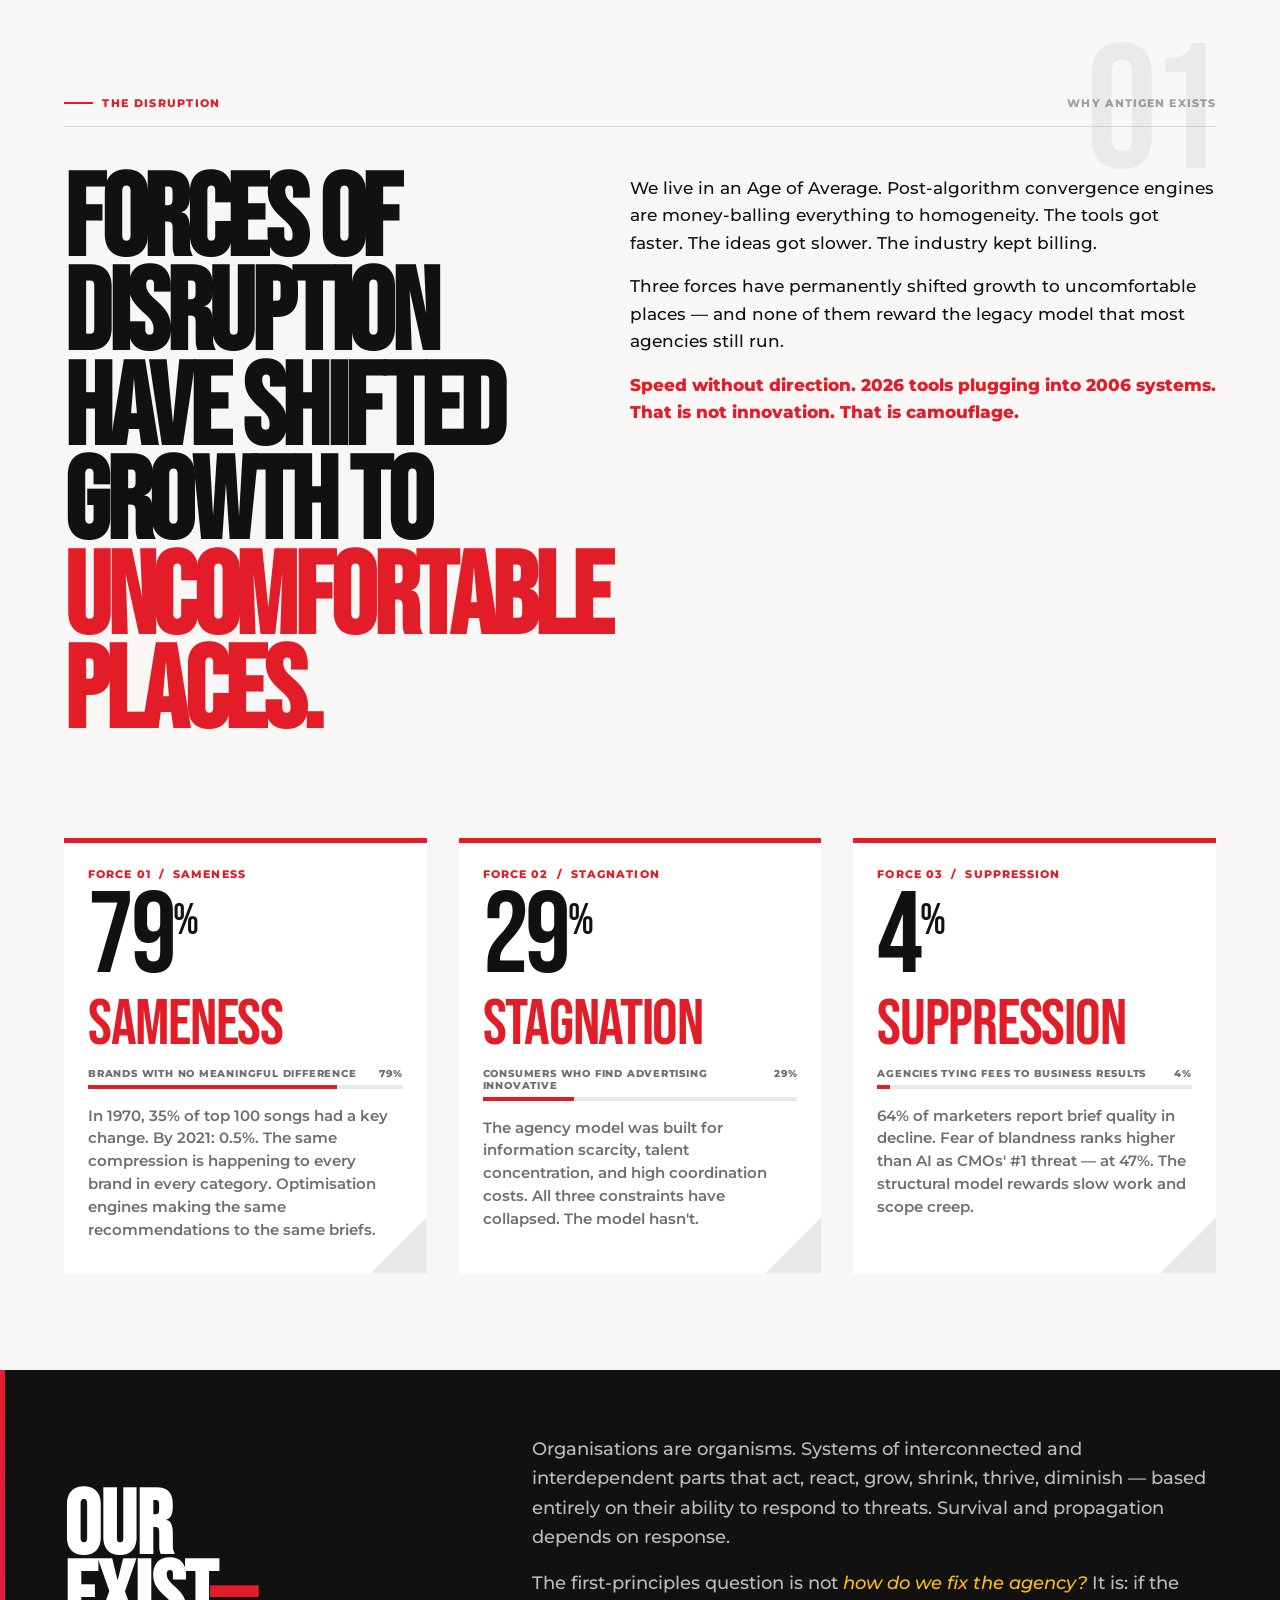
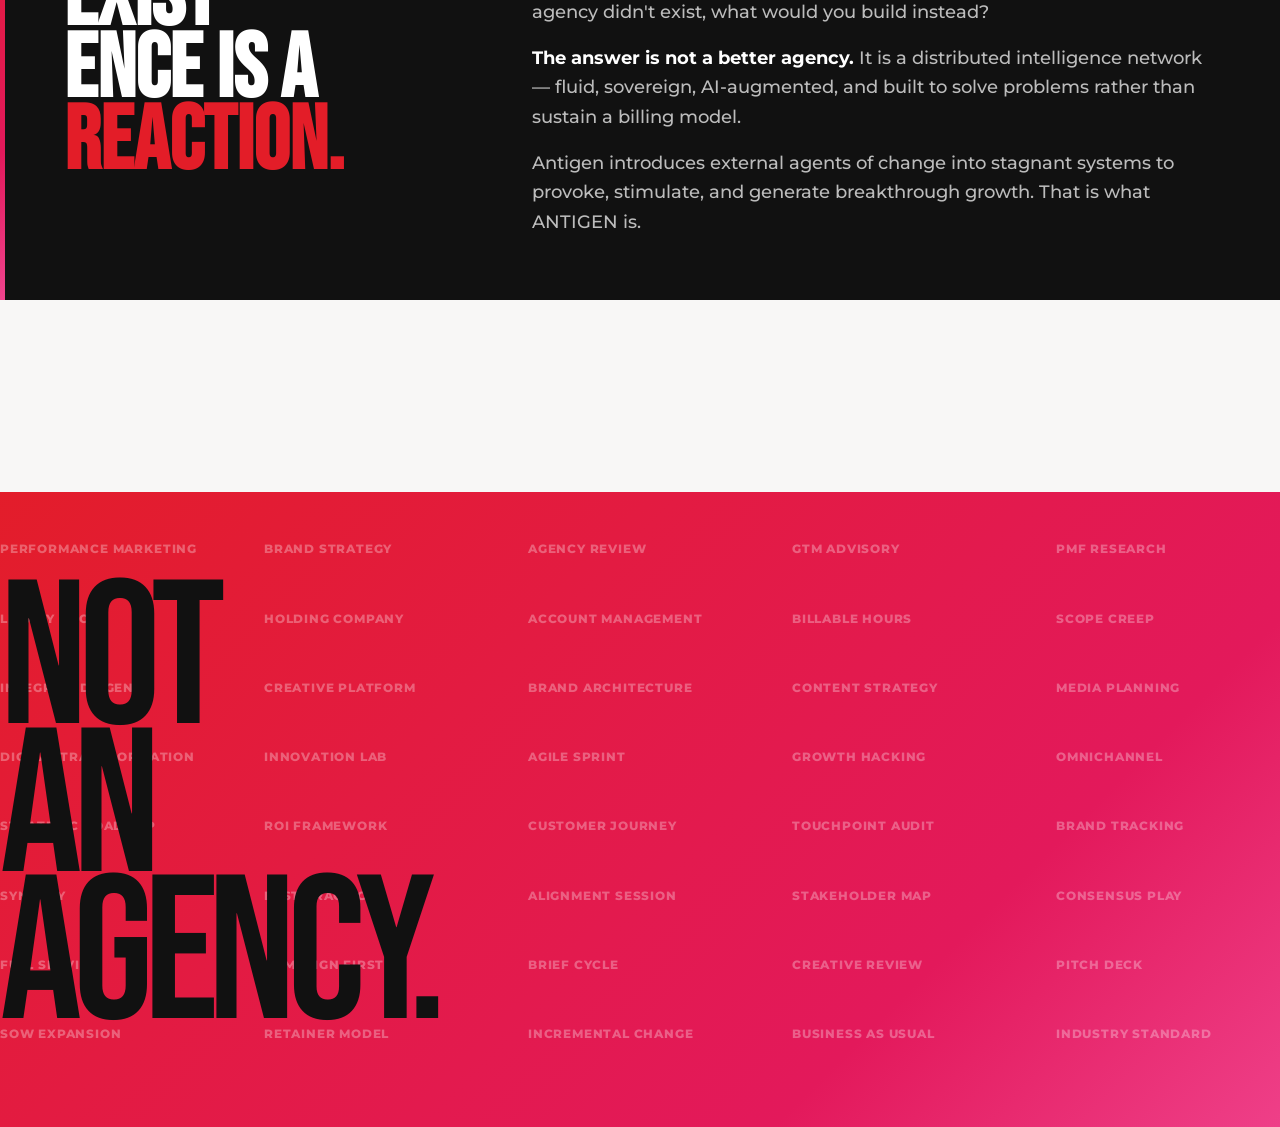
<file: Draft Pages/why.html>
<!DOCTYPE html>
<html lang="en">
<head>
<meta charset="UTF-8"/>
<meta name="viewport" content="width=device-width, initial-scale=1.0"/>
<title>ANTIGEN — The Disruption</title>
<link rel="preconnect" href="https://fonts.googleapis.com"/>
<link rel="preconnect" href="https://fonts.gstatic.com" crossorigin/>
<link href="https://fonts.googleapis.com/css2?family=Bebas+Neue&family=Montserrat:ital,wght@0,400;0,500;0,600;0,700;0,800;0,900;1,400;1,700&display=swap" rel="stylesheet"/>
<style>
/* ── ANTIGEN V3 · WHY ────────────────────────────────────────────────── */
:root {
  --color-red:#e31d28; --color-magenta:#e3195b; --color-crimson:#b11226;
  --color-black:#111111; --color-white:#ffffff; --color-paper:#f8f7f6;
  --color-smoke:#e8e8e8; --color-grey:#9fa2a4; --color-yellow:#ffc000;
  --text-muted:#6e6e6e;
  --gradient-insurgence:linear-gradient(135deg,#e31d28 0%,#e3195b 72%,#f0448e 100%);
  --font-display:'Bebas Neue','Oswald',Impact,'Arial Narrow',sans-serif;
  --font-sans:'Montserrat',Arial,sans-serif;
  --type-display:clamp(3.25rem,9vw,9rem);
  --type-micro:.68rem; --type-small:.82rem;
  --page-pad:clamp(1.5rem,5vw,4.5rem);
  --space-3:.75rem; --space-4:1rem; --space-5:1.5rem; --space-6:2rem;
  --space-7:3rem; --space-8:4rem; --space-9:6rem;
  --rule:1px solid rgba(17,17,17,.13);
}
*,*::before,*::after{box-sizing:border-box;margin:0;padding:0;}
html{scroll-behavior:smooth;}
body{
  font-family:var(--font-sans);
  color:var(--color-black);
  background:var(--color-paper);
  -webkit-font-smoothing:antialiased;
  overflow-x:hidden;
}
::selection{background:var(--color-yellow);color:var(--color-black);}

/* ── Section wrapper ─────────────────────────────────────────────────── */
#why {
  background:var(--color-paper);
  padding:var(--space-9) var(--page-pad);
  overflow:hidden;
  position:relative;
}

/* Section number watermark */
.section-num {
  font-family:var(--font-display);
  font-size:clamp(6rem,14vw,14rem);
  line-height:.75;
  letter-spacing:-.04em;
  color:rgba(17,17,17,.055);
  position:absolute;
  right:var(--page-pad);
  top:var(--space-7);
  pointer-events:none;
  user-select:none;
}

/* Header row */
.section-header {
  display:flex;align-items:center;justify-content:space-between;
  margin-bottom:var(--space-7);
  padding-bottom:var(--space-4);
  border-bottom:var(--rule);
}
.section-label {
  font-size:var(--type-micro);font-weight:800;
  letter-spacing:.12em;text-transform:uppercase;
  color:var(--color-red);
  display:flex;align-items:center;gap:.6rem;
}
.section-label::before {
  content:'';display:block;width:1.8rem;height:1.5px;background:var(--color-red);
}
.section-meta {
  font-size:var(--type-micro);font-weight:800;
  letter-spacing:.1em;text-transform:uppercase;color:var(--color-grey);
}

/* ── Intro grid ──────────────────────────────────────────────────────── */
.why-intro-grid {
  display:grid;
  grid-template-columns:minmax(0,5fr) minmax(0,6fr);
  gap:clamp(2rem,6vw,7rem);
  align-items:start;
  margin-bottom:var(--space-9);
}
.why-headline {
  font-family:var(--font-display);
  font-size:var(--type-display);
  line-height:.82;
  letter-spacing:-.03em;
  text-transform:uppercase;
  color:var(--color-black);
}
.why-headline em { font-style:normal; color:var(--color-red); }
.why-body {
  font-size:clamp(1rem,1.3vw,1.2rem);
  font-weight:500;
  line-height:1.65;
  color:var(--color-black);
}
.why-body p+p { margin-top:var(--space-4); }
.why-body strong { font-weight:800; color:var(--color-red); }

/* ── Force cards ─────────────────────────────────────────────────────── */
.forces-grid {
  display:grid;
  grid-template-columns:repeat(3,minmax(0,1fr));
  gap:clamp(1.25rem,2.5vw,2.5rem);
  margin-bottom:var(--space-9);
}
.force-card {
  background:var(--color-white);
  border-top:5px solid var(--color-red);
  padding:var(--space-5) var(--space-5) var(--space-6);
  position:relative;overflow:hidden;
  transition:transform .3s, box-shadow .3s;
}
.force-card:hover {
  transform:translateY(-4px);
  box-shadow:0 16px 40px rgba(227,29,40,.12);
}
/* corner cut */
.force-card::after {
  content:'';
  position:absolute;bottom:0;right:0;
  width:3.5rem;height:3.5rem;
  background:var(--color-smoke);
  clip-path:polygon(100% 0,100% 100%,0 100%);
}
.force-kicker {
  font-size:var(--type-micro);font-weight:800;
  letter-spacing:.1em;text-transform:uppercase;
  color:var(--color-red);
  margin-bottom:var(--space-3);
}
.force-stat {
  font-family:var(--font-display);
  font-size:clamp(4.5rem,9vw,9rem);
  line-height:.78;
  letter-spacing:-.03em;
  color:var(--color-black);
  margin-bottom:var(--space-4);
}
.force-stat sup {
  font-size:.38em;
  vertical-align:top;
  margin-top:.25em;
  display:inline-block;
}
.force-title {
  font-family:var(--font-display);
  font-size:clamp(2.5rem,5vw,5rem);
  line-height:.82;
  letter-spacing:-.02em;
  text-transform:uppercase;
  color:var(--color-red);
  margin-bottom:var(--space-4);
}
.force-body {
  font-size:.92rem;font-weight:600;
  line-height:1.55;color:var(--text-muted);
  max-width:36ch;
}

/* Stat bar — data visualisation accent */
.force-bar-wrap { margin:var(--space-4) 0; }
.force-bar-label {
  font-size:.62rem;font-weight:800;letter-spacing:.08em;
  text-transform:uppercase;color:var(--text-muted);
  margin-bottom:.35rem;
  display:flex;justify-content:space-between;
}
.force-bar-track {
  height:4px;background:var(--color-smoke);
  position:relative;overflow:hidden;
}
.force-bar-fill {
  position:absolute;top:0;left:0;height:100%;
  background:var(--color-red);
  width:0%;
  transition:width 1.2s cubic-bezier(.16,1,.3,1);
}

/* ── Thesis block ─────────────────────────────────────────────────────── */
.thesis-block {
  display:grid;
  grid-template-columns:minmax(0,4fr) minmax(0,7fr);
  gap:clamp(2rem,6vw,7rem);
  align-items:center;
  background:var(--color-black);
  padding:clamp(2.5rem,5vw,5rem) var(--page-pad);
  margin:0 calc(var(--page-pad)*-1);
  position:relative;
  overflow:hidden;
}
/* Red strip on left edge */
.thesis-block::before {
  content:'';
  position:absolute;top:0;left:0;
  width:5px;height:100%;
  background:var(--gradient-insurgence);
}
.thesis-label {
  font-family:var(--font-display);
  font-size:clamp(3rem,7vw,7.5rem);
  line-height:.8;
  text-transform:uppercase;
  color:var(--color-white);
}
.thesis-label span { color:var(--color-red); }
.thesis-copy {
  font-size:clamp(1rem,1.4vw,1.3rem);
  font-weight:500;line-height:1.65;
  color:rgba(255,255,255,.72);
}
.thesis-copy p+p { margin-top:var(--space-4); }
.thesis-copy strong { color:var(--color-white);font-weight:700; }
.thesis-copy em { font-style:italic; color:var(--color-yellow); }

/* ── Word wall divider ─────────────────────────────────────────────────── */
.word-wall-section {
  position:relative;
  background:var(--gradient-insurgence);
  padding:var(--space-9) var(--page-pad);
  overflow:hidden;
  margin:0 calc(var(--page-pad)*-1);
  margin-top:var(--space-9);
}
.word-wall-bg {
  position:absolute;inset:0;
  display:grid;
  grid-template-columns:repeat(5,1fr);
  gap:1rem 2.5rem;
  padding:var(--space-7) var(--page-pad);
  opacity:.3;
  font-size:.72rem;font-weight:800;
  text-transform:uppercase;letter-spacing:.07em;
  color:var(--color-white);
  pointer-events:none;line-height:1.6;overflow:hidden;
}
.word-wall-claim {
  position:relative;z-index:2;
  font-family:var(--font-display);
  font-size:clamp(5rem,16vw,17rem);
  line-height:.72;letter-spacing:-.045em;
  text-transform:uppercase;
  color:var(--color-black);
  max-width:1200px;
}

/* ── Scroll reveal ──────────────────────────────────────────────────────── */
.reveal { opacity:0;transform:translateY(24px);transition:opacity .7s ease,transform .7s ease; }
.reveal.visible { opacity:1;transform:none; }
.stagger > * { opacity:0;transform:translateY(18px);transition:opacity .6s ease,transform .6s ease; }
.stagger.visible > *:nth-child(1){opacity:1;transform:none;transition-delay:.05s;}
.stagger.visible > *:nth-child(2){opacity:1;transform:none;transition-delay:.18s;}
.stagger.visible > *:nth-child(3){opacity:1;transform:none;transition-delay:.31s;}

/* ── Responsive ────────────────────────────────────────────────────────── */
@media(max-width:900px){
  .why-intro-grid{grid-template-columns:1fr;}
  .forces-grid{grid-template-columns:1fr;}
  .thesis-block{grid-template-columns:1fr;}
  .word-wall-bg{grid-template-columns:repeat(2,1fr);}
}
@media(max-width:560px){
  :root{--page-pad:1.25rem;}
  .word-wall-claim{font-size:clamp(4rem,22vw,8rem);}
}
</style>
</head>
<body>

<section id="why">
  <div class="section-num" aria-hidden="true">01</div>

  <div class="section-header">
    <span class="section-label">The Disruption</span>
    <span class="section-meta">Why ANTIGEN exists</span>
  </div>

  <!-- Intro grid -->
  <div class="why-intro-grid reveal">
    <div>
      <h2 class="why-headline">Forces of disruption have shifted growth to <em>uncomfortable places.</em></h2>
    </div>
    <div class="why-body">
      <p>We live in an Age of Average. Post-algorithm convergence engines are money-balling everything to homogeneity. The tools got faster. The ideas got slower. The industry kept billing.</p>
      <p>Three forces have permanently shifted growth to uncomfortable places — and none of them reward the legacy model that most agencies still run.</p>
      <p><strong>Speed without direction. 2026 tools plugging into 2006 systems. That is not innovation. That is camouflage.</strong></p>
    </div>
  </div>

  <!-- Force cards -->
  <div class="forces-grid stagger">

    <div class="force-card">
      <p class="force-kicker">Force 01 &nbsp;/&nbsp; Sameness</p>
      <p class="force-stat">79<sup>%</sup></p>
      <p class="force-title">SAMENESS</p>
      <div class="force-bar-wrap">
        <div class="force-bar-label"><span>Brands with no meaningful difference</span><span>79%</span></div>
        <div class="force-bar-track"><div class="force-bar-fill" data-width="79"></div></div>
      </div>
      <p class="force-body">In 1970, 35% of top 100 songs had a key change. By 2021: 0.5%. The same compression is happening to every brand in every category. Optimisation engines making the same recommendations to the same briefs.</p>
    </div>

    <div class="force-card">
      <p class="force-kicker">Force 02 &nbsp;/&nbsp; Stagnation</p>
      <p class="force-stat">29<sup>%</sup></p>
      <p class="force-title">STAGNATION</p>
      <div class="force-bar-wrap">
        <div class="force-bar-label"><span>Consumers who find advertising innovative</span><span>29%</span></div>
        <div class="force-bar-track"><div class="force-bar-fill" data-width="29"></div></div>
      </div>
      <p class="force-body">The agency model was built for information scarcity, talent concentration, and high coordination costs. All three constraints have collapsed. The model hasn't.</p>
    </div>

    <div class="force-card">
      <p class="force-kicker">Force 03 &nbsp;/&nbsp; Suppression</p>
      <p class="force-stat">4<sup>%</sup></p>
      <p class="force-title">SUPPRESSION</p>
      <div class="force-bar-wrap">
        <div class="force-bar-label"><span>Agencies tying fees to business results</span><span>4%</span></div>
        <div class="force-bar-track"><div class="force-bar-fill" data-width="4"></div></div>
      </div>
      <p class="force-body">64% of marketers report brief quality in decline. Fear of blandness ranks higher than AI as CMOs' #1 threat — at 47%. The structural model rewards slow work and scope creep.</p>
    </div>

  </div>

  <!-- Thesis block -->
  <div class="thesis-block reveal">
    <div>
      <h3 class="thesis-label">OUR<br/>EXIST<span>—</span><br/>ENCE IS A<br/><span>REACTION.</span></h3>
    </div>
    <div class="thesis-copy">
      <p>Organisations are organisms. Systems of interconnected and interdependent parts that act, react, grow, shrink, thrive, diminish — based entirely on their ability to respond to threats. Survival and propagation depends on response.</p>
      <p>The first-principles question is not <em>how do we fix the agency?</em> It is: if the agency didn't exist, what would you build instead?</p>
      <p><strong>The answer is not a better agency.</strong> It is a distributed intelligence network — fluid, sovereign, AI-augmented, and built to solve problems rather than sustain a billing model.</p>
      <p>Antigen introduces external agents of change into stagnant systems to provoke, stimulate, and generate breakthrough growth. That is what ANTIGEN is.</p>
    </div>
  </div>

</section>

<!-- Word wall divider -->
<div class="word-wall-section">
  <div class="word-wall-bg" aria-hidden="true">
    <span>Performance Marketing</span><span>Brand Strategy</span><span>Agency Review</span><span>GTM Advisory</span><span>PMF Research</span>
    <span>Legacy OpCo</span><span>Holding Company</span><span>Account Management</span><span>Billable Hours</span><span>Scope Creep</span>
    <span>Integrated Agency</span><span>Creative Platform</span><span>Brand Architecture</span><span>Content Strategy</span><span>Media Planning</span>
    <span>Digital Transformation</span><span>Innovation Lab</span><span>Agile Sprint</span><span>Growth Hacking</span><span>Omnichannel</span>
    <span>Strategic Roadmap</span><span>ROI Framework</span><span>Customer Journey</span><span>Touchpoint Audit</span><span>Brand Tracking</span>
    <span>Synergy</span><span>Best Practice</span><span>Alignment Session</span><span>Stakeholder Map</span><span>Consensus Play</span>
    <span>Full Service</span><span>Campaign First</span><span>Brief Cycle</span><span>Creative Review</span><span>Pitch Deck</span>
    <span>SOW Expansion</span><span>Retainer Model</span><span>Incremental Change</span><span>Business As Usual</span><span>Industry Standard</span>
  </div>
  <p class="word-wall-claim">NOT<br/>AN<br/>AGENCY.</p>
</div>

<script>
(function(){
  // Reveal on scroll
  const obs = new IntersectionObserver((entries)=>{
    entries.forEach(e=>{
      if(e.isIntersecting){
        e.target.classList.add('visible');
        // Animate stat bars
        e.target.querySelectorAll('.force-bar-fill').forEach(bar=>{
          bar.style.width = bar.dataset.width + '%';
        });
      }
    });
  },{threshold:.12,rootMargin:'0px 0px -50px 0px'});
  document.querySelectorAll('.reveal,.stagger').forEach(el=>obs.observe(el));

  // Trigger bars that are already visible on load
  document.querySelectorAll('.force-bar-fill').forEach(bar=>{
    const card = bar.closest('.force-card');
    if(card){
      const cardObs = new IntersectionObserver((entries)=>{
        entries.forEach(e=>{
          if(e.isIntersecting) bar.style.width = bar.dataset.width + '%';
        });
      },{threshold:.3});
      cardObs.observe(card);
    }
  });
})();
</script>
</body>
</html>
</file>
